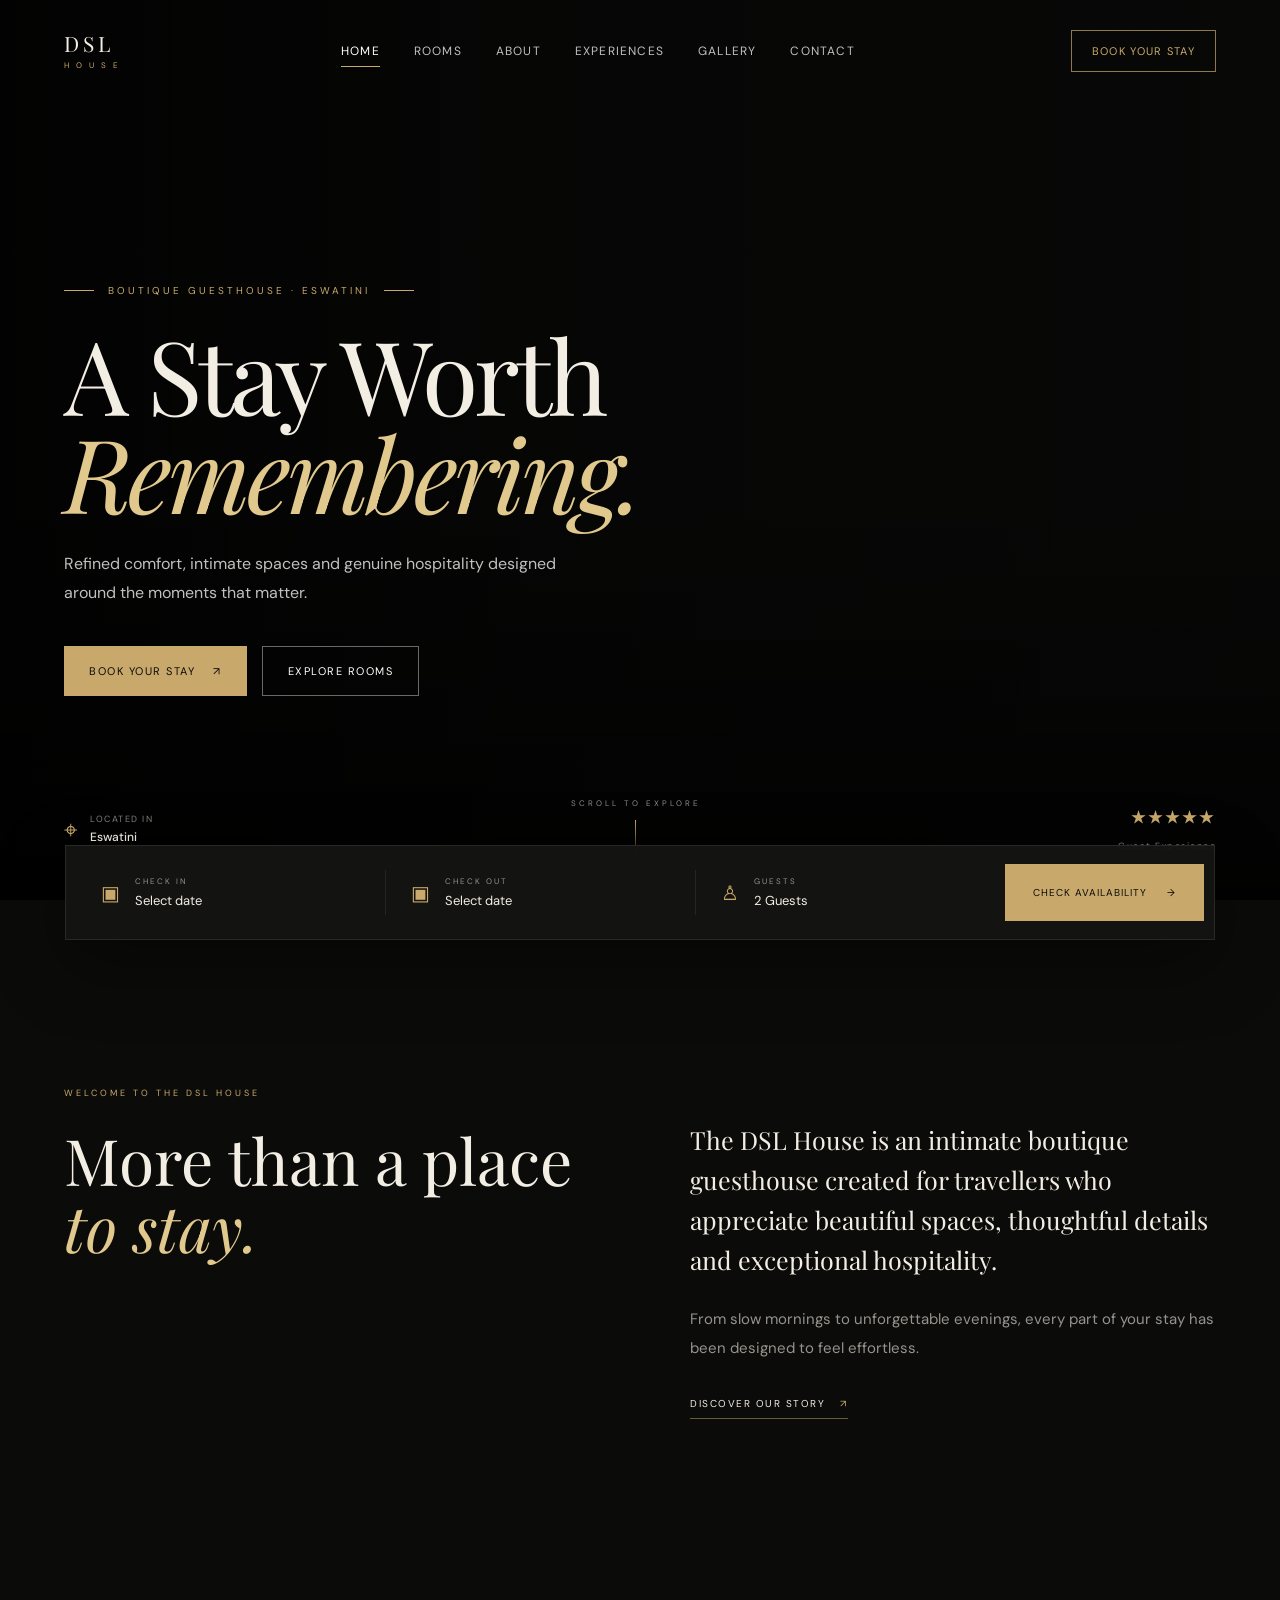
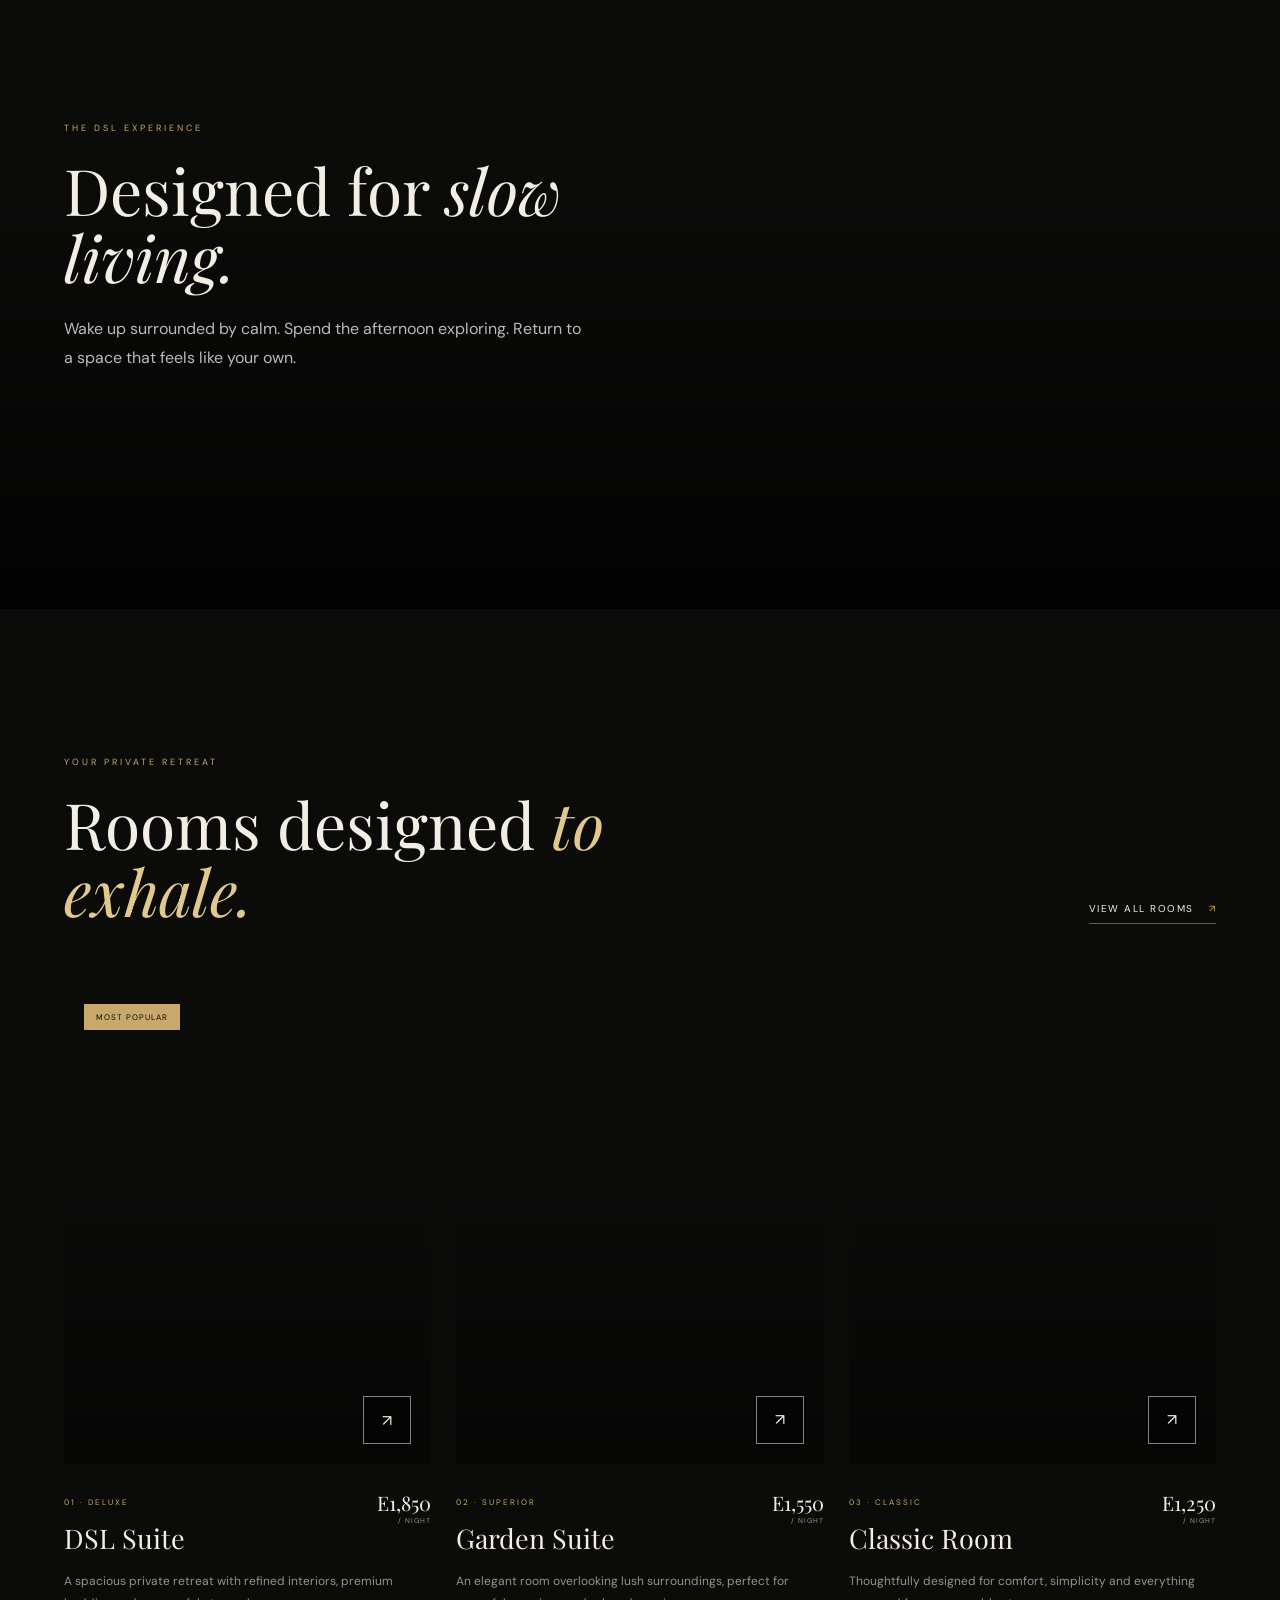
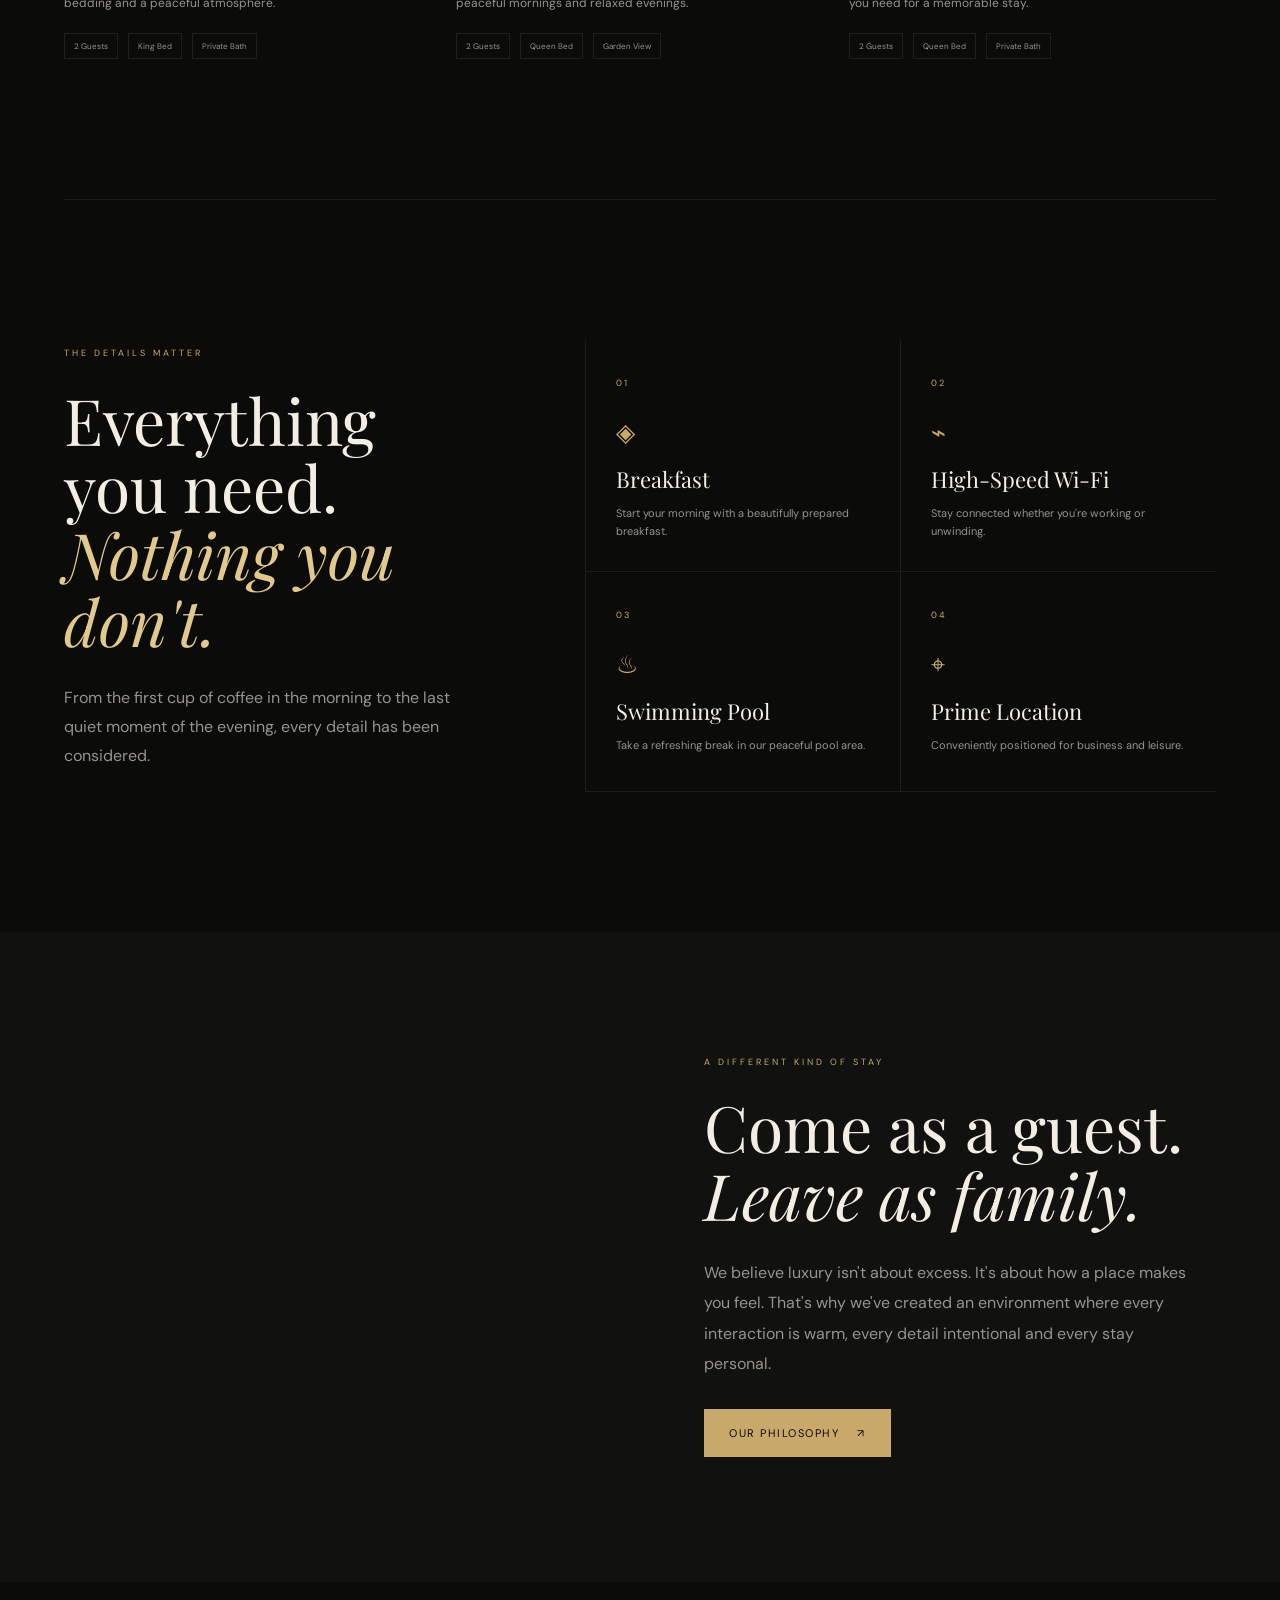
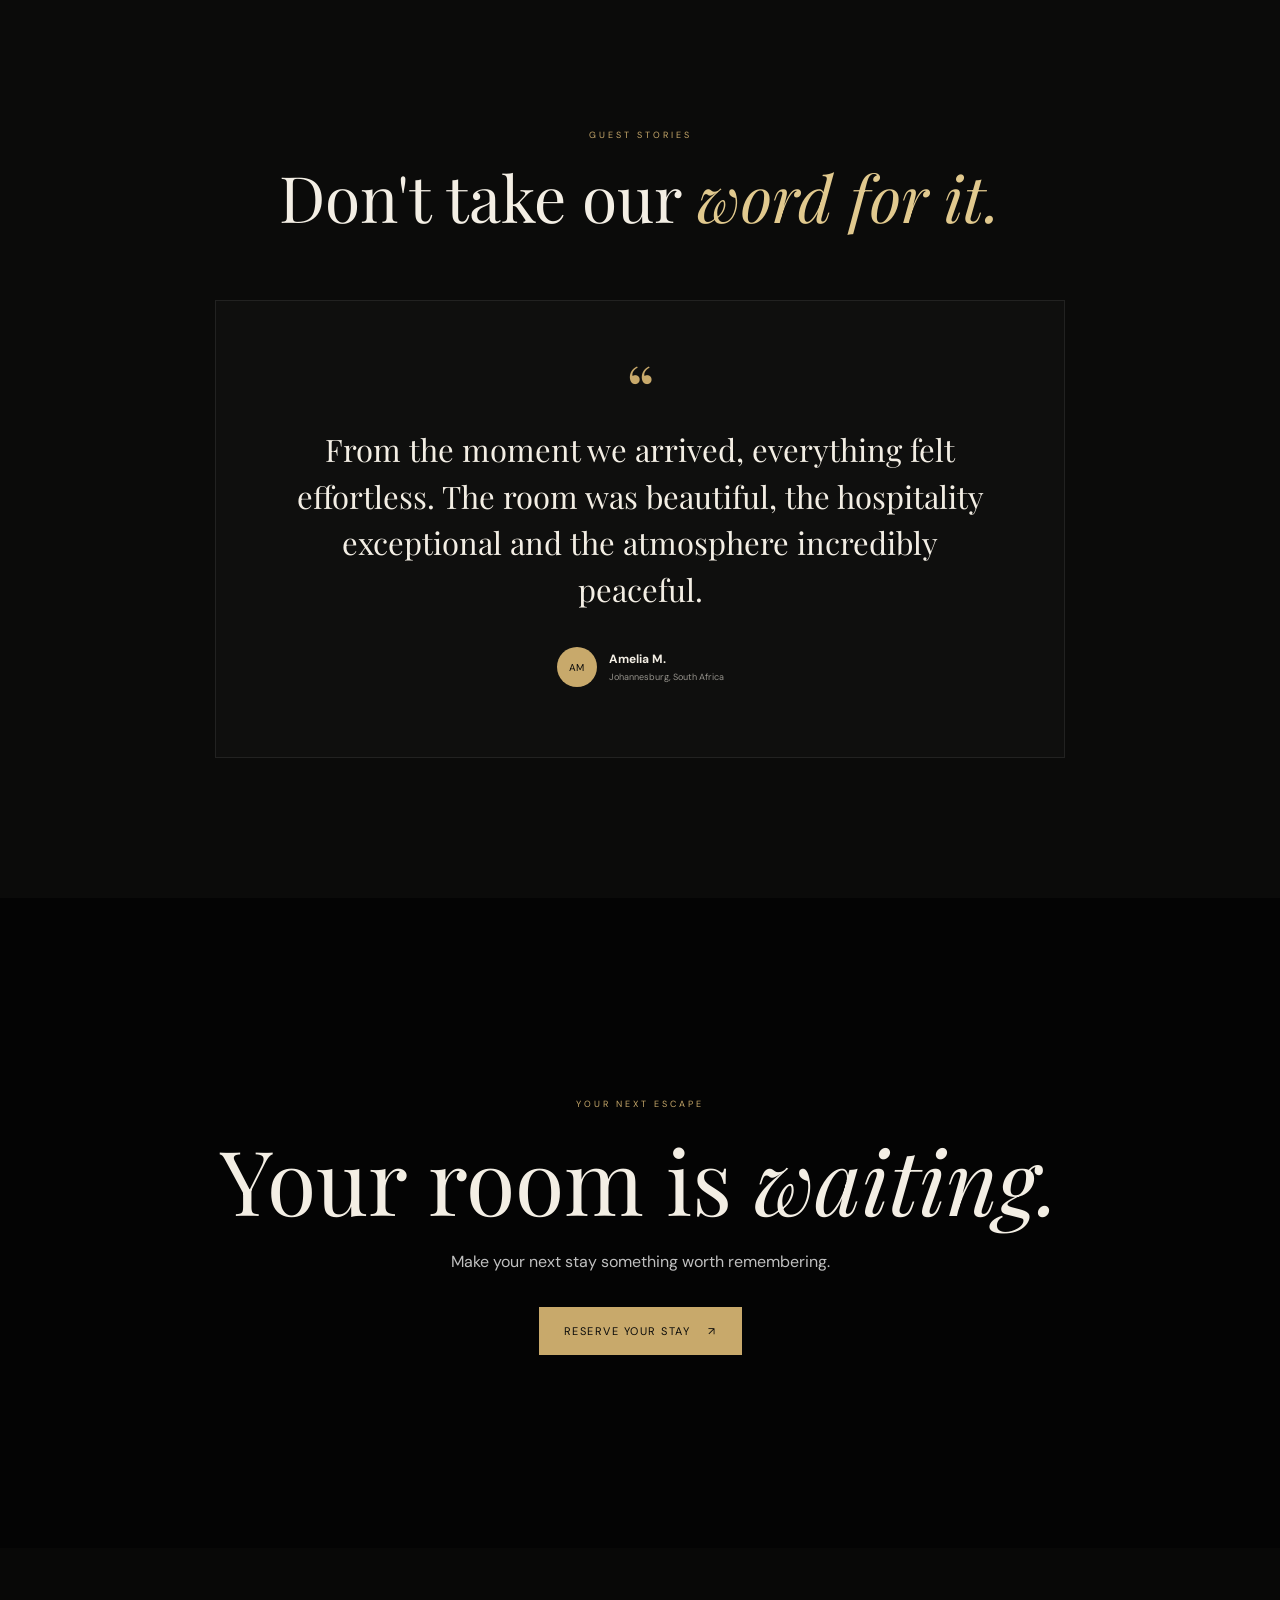
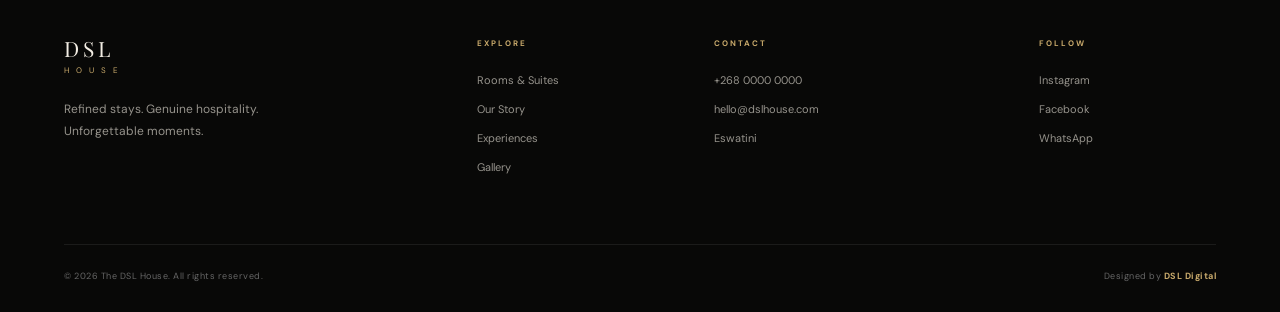
<file: luxury house demo/index.html>
<!DOCTYPE html>
<html lang="en">
<head>
    <meta charset="UTF-8">
    <meta name="viewport" content="width=device-width, initial-scale=1.0">

    <title>The DSL House | Boutique Guesthouse</title>

    <meta name="description"
          content="The Montclair House — an intimate luxury guesthouse offering refined comfort, beautiful spaces and unforgettable stays in Eswatini.">

    <link rel="preconnect" href="https://fonts.googleapis.com">
    <link rel="preconnect" href="https://fonts.gstatic.com" crossorigin>

    <link href="https://fonts.googleapis.com/css2?family=DM+Sans:wght@300;400;500;600;700&family=Playfair+Display:wght@400;500;600;700&display=swap" rel="stylesheet">

    <link rel="stylesheet" href="assets/css/style.css">
</head>

<body>

<!-- =========================
     NAVIGATION
========================= -->

<header class="navbar">

    <a href="index.html" class="logo">
        <span class="logo-main">DSL</span>
        <span class="logo-sub">HOUSE</span>
    </a>

    <nav class="nav-links">
        <a href="index.html" class="active">Home</a>
        <a href="rooms.html">Rooms</a>
        <a href="about.html">About</a>
        <a href="experiences.html">Experiences</a>
        <a href="gallery.html">Gallery</a>
        <a href="contact.html">Contact</a>
    </nav>

    <a href="booking.html" class="nav-button">
        Book Your Stay
    </a>

    <button class="menu-toggle" aria-label="Open menu">
        <span></span>
        <span></span>
        <span></span>
    </button>

</header>


<!-- =========================
     HERO
========================= -->

<main>

<section class="hero">

    <div class="hero-image"></div>

    <div class="hero-overlay"></div>

    <div class="hero-content">

        <div class="eyebrow">
            <span></span>
            BOUTIQUE GUESTHOUSE · ESWATINI
            <span></span>
        </div>

        <h1>
            A Stay Worth
            <em>Remembering.</em>
        </h1>

        <p>
            Refined comfort, intimate spaces and genuine hospitality
            designed around the moments that matter.
        </p>

        <div class="hero-buttons">

            <a href="booking.html" class="btn btn-gold">
                Book Your Stay
                <span>↗</span>
            </a>

            <a href="rooms.html" class="btn btn-outline">
                Explore Rooms
            </a>

        </div>

    </div>

    <div class="hero-bottom">

        <div class="hero-location">
            <span class="location-icon">⌖</span>
            <div>
                <small>LOCATED IN</small>
                <strong>Eswatini</strong>
            </div>
        </div>

        <div class="scroll-indicator">
            <span>SCROLL TO EXPLORE</span>
            <div class="scroll-line"></div>
        </div>

        <div class="hero-rating">
            <strong>★★★★★</strong>
            <span>Guest Experience</span>
        </div>

    </div>

</section>


<!-- =========================
     BOOKING BAR
========================= -->

<section class="booking-wrapper">

    <div class="booking-bar">

        <div class="booking-field">

            <span class="field-icon">▣</span>

            <div>
                <label>CHECK IN</label>
                <strong>Select date</strong>
            </div>

        </div>

        <div class="booking-divider"></div>

        <div class="booking-field">

            <span class="field-icon">▣</span>

            <div>
                <label>CHECK OUT</label>
                <strong>Select date</strong>
            </div>

        </div>

        <div class="booking-divider"></div>

        <div class="booking-field">

            <span class="field-icon">♙</span>

            <div>
                <label>GUESTS</label>
                <strong>2 Guests</strong>
            </div>

        </div>

        <a href="booking.html" class="availability-button">
            Check Availability
            <span>→</span>
        </a>

    </div>

</section>


<!-- =========================
     INTRO
========================= -->

<section class="intro section">

    <div class="intro-left">

        <span class="section-label">WELCOME TO THE DSL HOUSE</span>

        <h2>
            More than a place
            <span>to stay.</span>
        </h2>

    </div>

    <div class="intro-right">

        <p class="large-text">
            The DSL House is an intimate boutique guesthouse
            created for travellers who appreciate beautiful spaces,
            thoughtful details and exceptional hospitality.
        </p>

        <p>
            From slow mornings to unforgettable evenings, every part
            of your stay has been designed to feel effortless.
        </p>

        <a href="about.html" class="text-link">
            Discover Our Story
            <span>↗</span>
        </a>

    </div>

</section>


<!-- =========================
     FEATURE IMAGE
========================= -->

<section class="feature-image">

    <div class="feature-overlay"></div>

    <div class="feature-content">

        <span>THE DSL EXPERIENCE</span>

        <h2>
            Designed for
            <em>slow living.</em>
        </h2>

        <p>
            Wake up surrounded by calm. Spend the afternoon exploring.
            Return to a space that feels like your own.
        </p>

    </div>

</section>


<!-- =========================
     ROOMS
========================= -->

<section class="rooms section">

    <div class="section-heading">

        <div>
            <span class="section-label">YOUR PRIVATE RETREAT</span>

            <h2>
                Rooms designed
                <span>to exhale.</span>
            </h2>
        </div>

        <a href="rooms.html" class="text-link">
            View All Rooms
            <span>↗</span>
        </a>

    </div>


    <div class="rooms-grid">

        <!-- Room 1 -->

        <article class="room-card">

            <div class="room-image room-one">

                <div class="room-tag">
                    MOST POPULAR
                </div>

                <a href="room-details.html" class="room-arrow">
                    ↗
                </a>

            </div>

            <div class="room-info">

                <div>
                    <span>01 · DELUXE</span>
                    <h3>DSL Suite</h3>
                </div>

                <div class="room-price">
                    <strong>E1,850</strong>
                    <small>/ NIGHT</small>
                </div>

            </div>

            <p>
                A spacious private retreat with refined interiors,
                premium bedding and a peaceful atmosphere.
            </p>

            <div class="room-features">
                <span>2 Guests</span>
                <span>King Bed</span>
                <span>Private Bath</span>
            </div>

        </article>


        <!-- Room 2 -->

        <article class="room-card">

            <div class="room-image room-two">

                <a href="room-details.html" class="room-arrow">
                    ↗
                </a>

            </div>

            <div class="room-info">

                <div>
                    <span>02 · SUPERIOR</span>
                    <h3>Garden Suite</h3>
                </div>

                <div class="room-price">
                    <strong>E1,550</strong>
                    <small>/ NIGHT</small>
                </div>

            </div>

            <p>
                An elegant room overlooking lush surroundings,
                perfect for peaceful mornings and relaxed evenings.
            </p>

            <div class="room-features">
                <span>2 Guests</span>
                <span>Queen Bed</span>
                <span>Garden View</span>
            </div>

        </article>


        <!-- Room 3 -->

        <article class="room-card">

            <div class="room-image room-three">

                <a href="room-details.html" class="room-arrow">
                    ↗
                </a>

            </div>

            <div class="room-info">

                <div>
                    <span>03 · CLASSIC</span>
                    <h3>Classic Room</h3>
                </div>

                <div class="room-price">
                    <strong>E1,250</strong>
                    <small>/ NIGHT</small>
                </div>

            </div>

            <p>
                Thoughtfully designed for comfort, simplicity and
                everything you need for a memorable stay.
            </p>

            <div class="room-features">
                <span>2 Guests</span>
                <span>Queen Bed</span>
                <span>Private Bath</span>
            </div>

        </article>

    </div>

</section>


<!-- =========================
     AMENITIES
========================= -->

<section class="amenities section">

    <div class="amenities-intro">

        <span class="section-label">THE DETAILS MATTER</span>

        <h2>
            Everything you need.
            <span>Nothing you don't.</span>
        </h2>

        <p>
            From the first cup of coffee in the morning to the last
            quiet moment of the evening, every detail has been considered.
        </p>

    </div>


    <div class="amenities-grid">

        <div class="amenity">
            <span class="amenity-number">01</span>
            <div class="amenity-icon">◈</div>
            <h3>Breakfast</h3>
            <p>Start your morning with a beautifully prepared breakfast.</p>
        </div>

        <div class="amenity">
            <span class="amenity-number">02</span>
            <div class="amenity-icon">⌁</div>
            <h3>High-Speed Wi-Fi</h3>
            <p>Stay connected whether you're working or unwinding.</p>
        </div>

        <div class="amenity">
            <span class="amenity-number">03</span>
            <div class="amenity-icon">♨</div>
            <h3>Swimming Pool</h3>
            <p>Take a refreshing break in our peaceful pool area.</p>
        </div>

        <div class="amenity">
            <span class="amenity-number">04</span>
            <div class="amenity-icon">⌖</div>
            <h3>Prime Location</h3>
            <p>Conveniently positioned for business and leisure.</p>
        </div>

    </div>

</section>


<!-- =========================
     EXPERIENCE
========================= -->

<section class="experience">

    <div class="experience-image"></div>

    <div class="experience-content">

        <span class="section-label">A DIFFERENT KIND OF STAY</span>

        <h2>
            Come as a guest.
            <em>Leave as family.</em>
        </h2>

        <p>
            We believe luxury isn't about excess. It's about how a place
            makes you feel. That's why we've created an environment where
            every interaction is warm, every detail intentional and every
            stay personal.
        </p>

        <a href="about.html" class="btn btn-gold">
            Our Philosophy
            <span>↗</span>
        </a>

    </div>

</section>


<!-- =========================
     TESTIMONIALS
========================= -->

<section class="testimonials section">

    <div class="testimonial-heading">

        <span class="section-label">GUEST STORIES</span>

        <h2>
            Don't take our
            <span>word for it.</span>
        </h2>

    </div>


    <div class="testimonial-card">

        <div class="quote-mark">“</div>

        <blockquote>
            From the moment we arrived, everything felt effortless.
            The room was beautiful, the hospitality exceptional and
            the atmosphere incredibly peaceful.
        </blockquote>

        <div class="guest">

            <div class="guest-avatar">
                AM
            </div>

            <div>
                <strong>Amelia M.</strong>
                <span>Johannesburg, South Africa</span>
            </div>

        </div>

    </div>

</section>


<!-- =========================
     CTA
========================= -->

<section class="final-cta">

    <div class="cta-overlay"></div>

    <div class="cta-content">

        <span class="section-label">YOUR NEXT ESCAPE</span>

        <h2>
            Your room is
            <em>waiting.</em>
        </h2>

        <p>
            Make your next stay something worth remembering.
        </p>

        <a href="booking.html" class="btn btn-gold">
            Reserve Your Stay
            <span>↗</span>
        </a>

    </div>

</section>

</main>


<!-- =========================
     FOOTER
========================= -->

<footer class="footer">

    <div class="footer-top">

        <div class="footer-brand">

            <a href="index.html" class="logo">
                <span class="logo-main">DSL</span>
                <span class="logo-sub">HOUSE</span>
            </a>

            <p>
                Refined stays. Genuine hospitality.
                Unforgettable moments.
            </p>

        </div>


        <div class="footer-column">

            <h4>EXPLORE</h4>

            <a href="rooms.html">Rooms & Suites</a>
            <a href="about.html">Our Story</a>
            <a href="experiences.html">Experiences</a>
            <a href="gallery.html">Gallery</a>

        </div>


        <div class="footer-column">

            <h4>CONTACT</h4>

            <a href="tel:+26800000000">+268 0000 0000</a>
            <a href="mailto:hello@montclairhouse.com">
                hello@dslhouse.com
            </a>

            <span>Eswatini</span>

        </div>


        <div class="footer-column">

            <h4>FOLLOW</h4>

            <a href="#">Instagram</a>
            <a href="#">Facebook</a>
            <a href="#">WhatsApp</a>

        </div>

    </div>


    <div class="footer-bottom">

        <span>
            © 2026 The DSL House. All rights reserved.
        </span>

        <span>
            Designed by <strong>DSL Digital</strong>
        </span>

    </div>

</footer>


<script src="assets/js/main.js"></script>

</body>
</html>
</file>
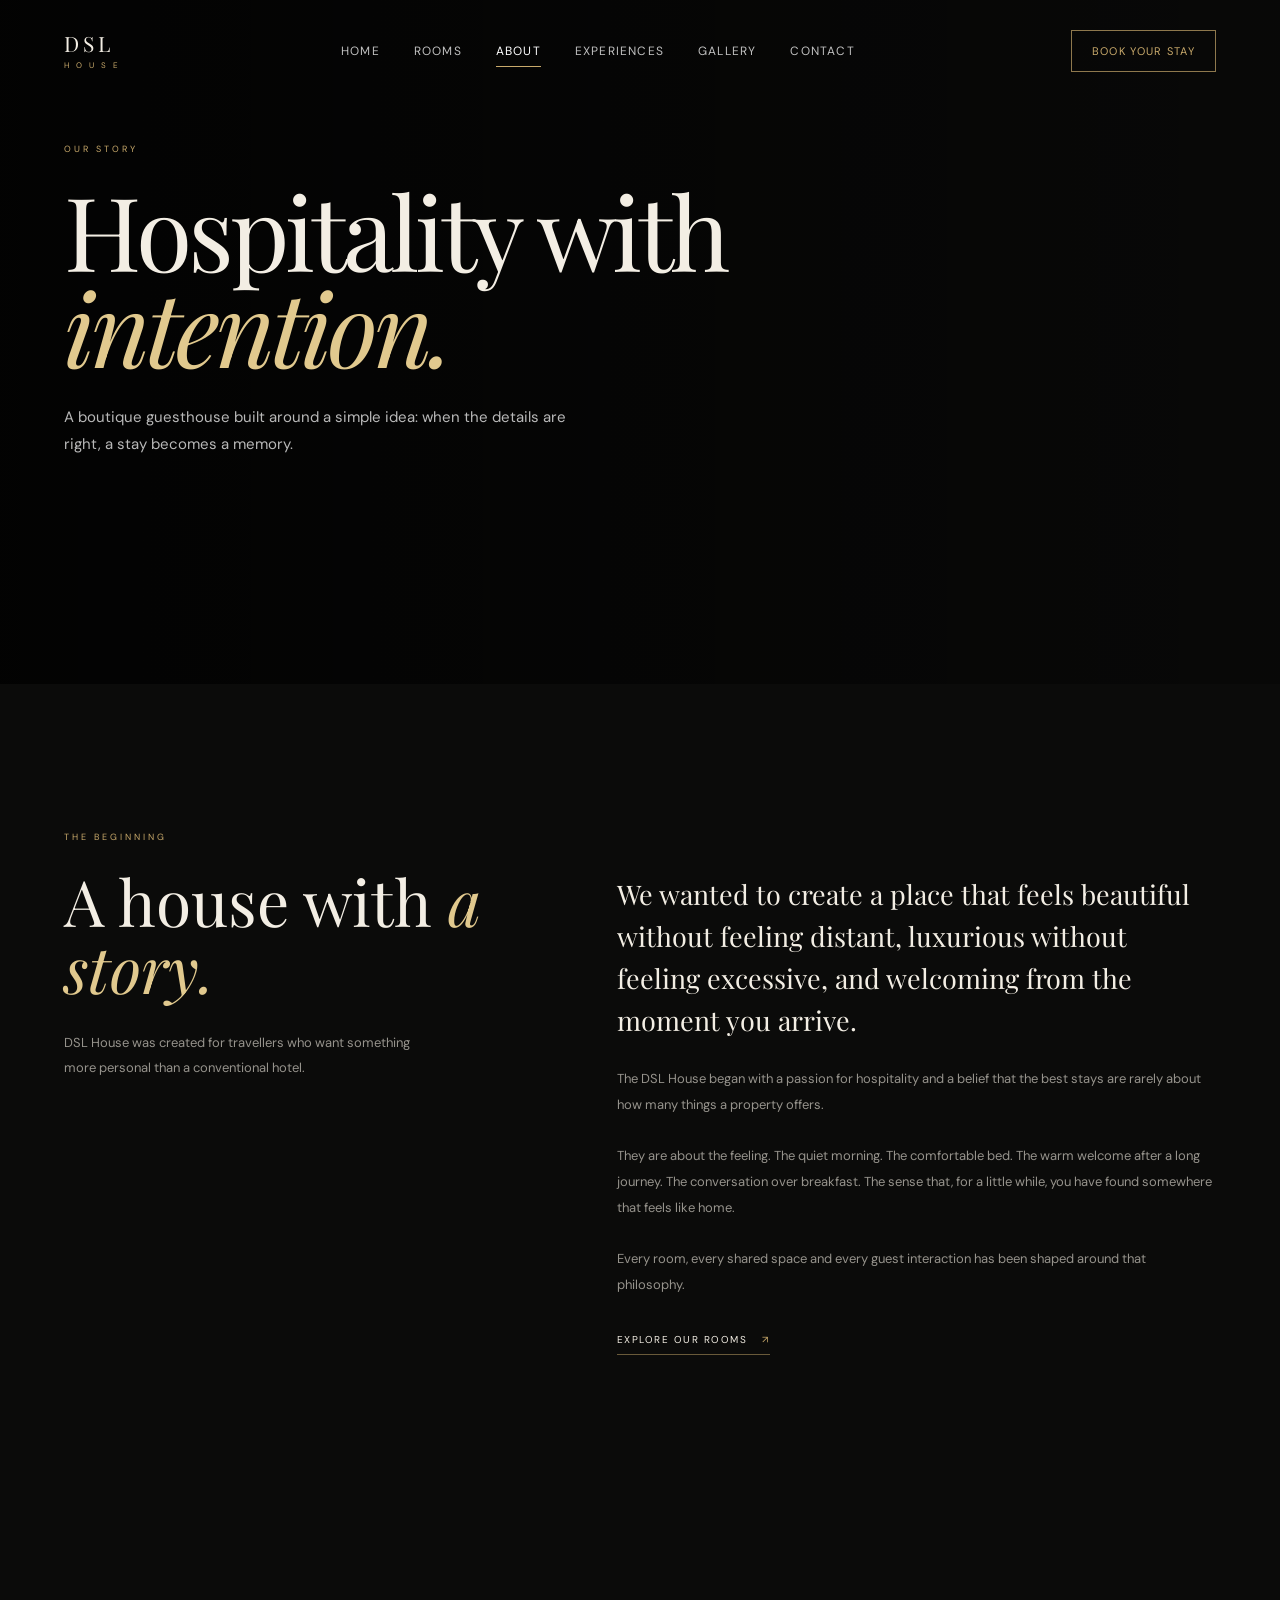
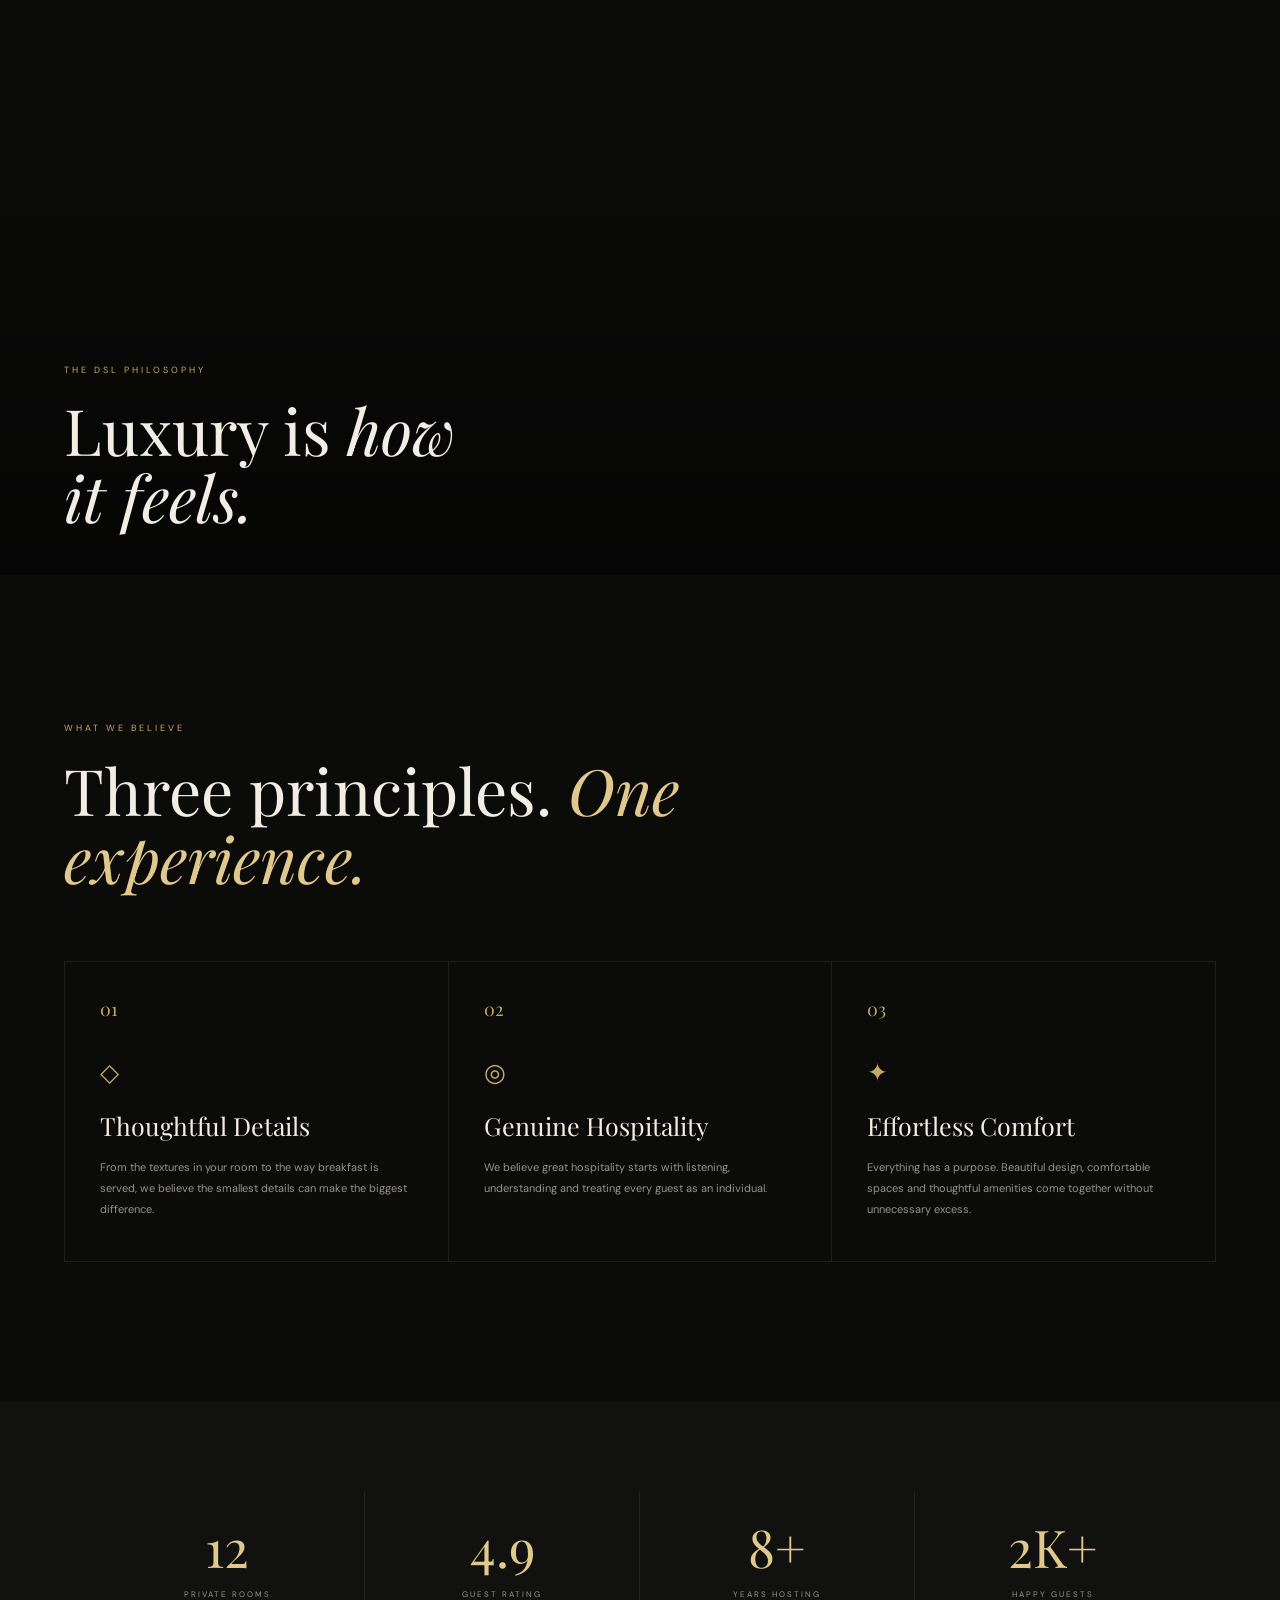
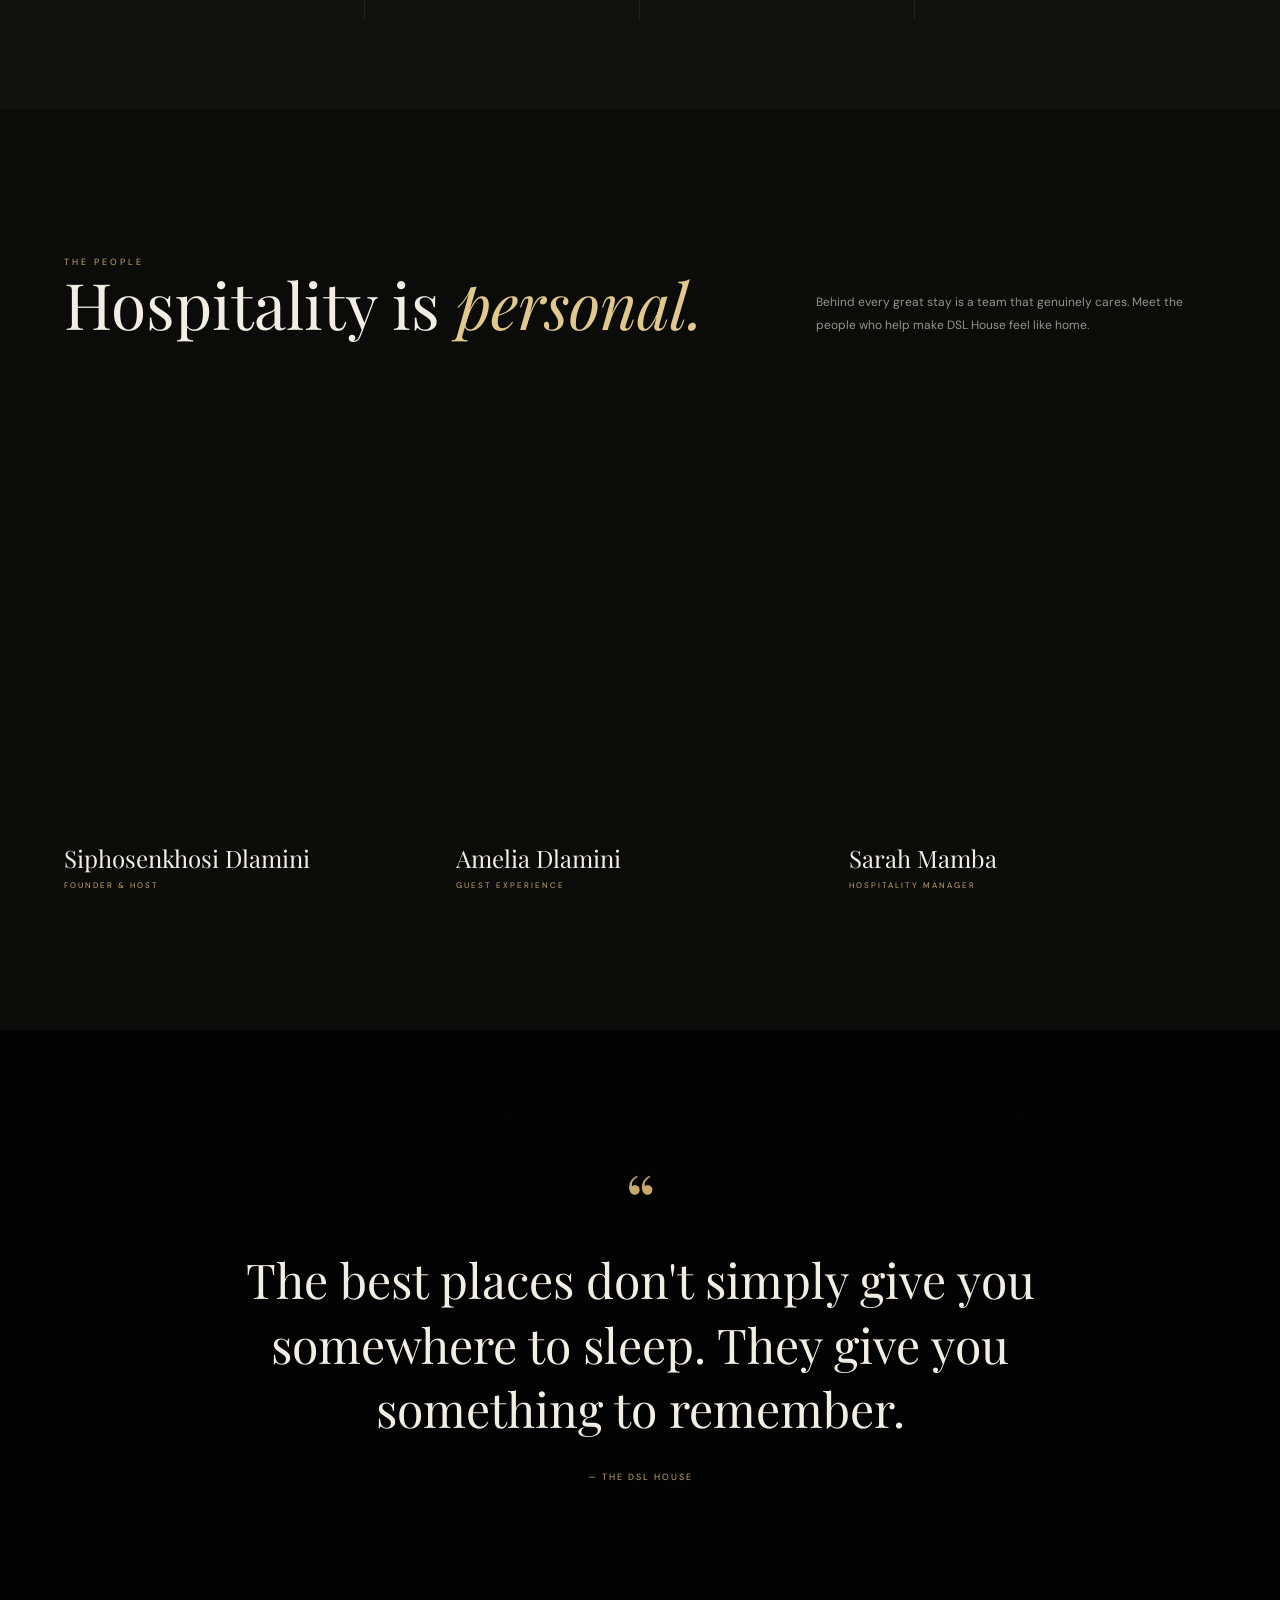
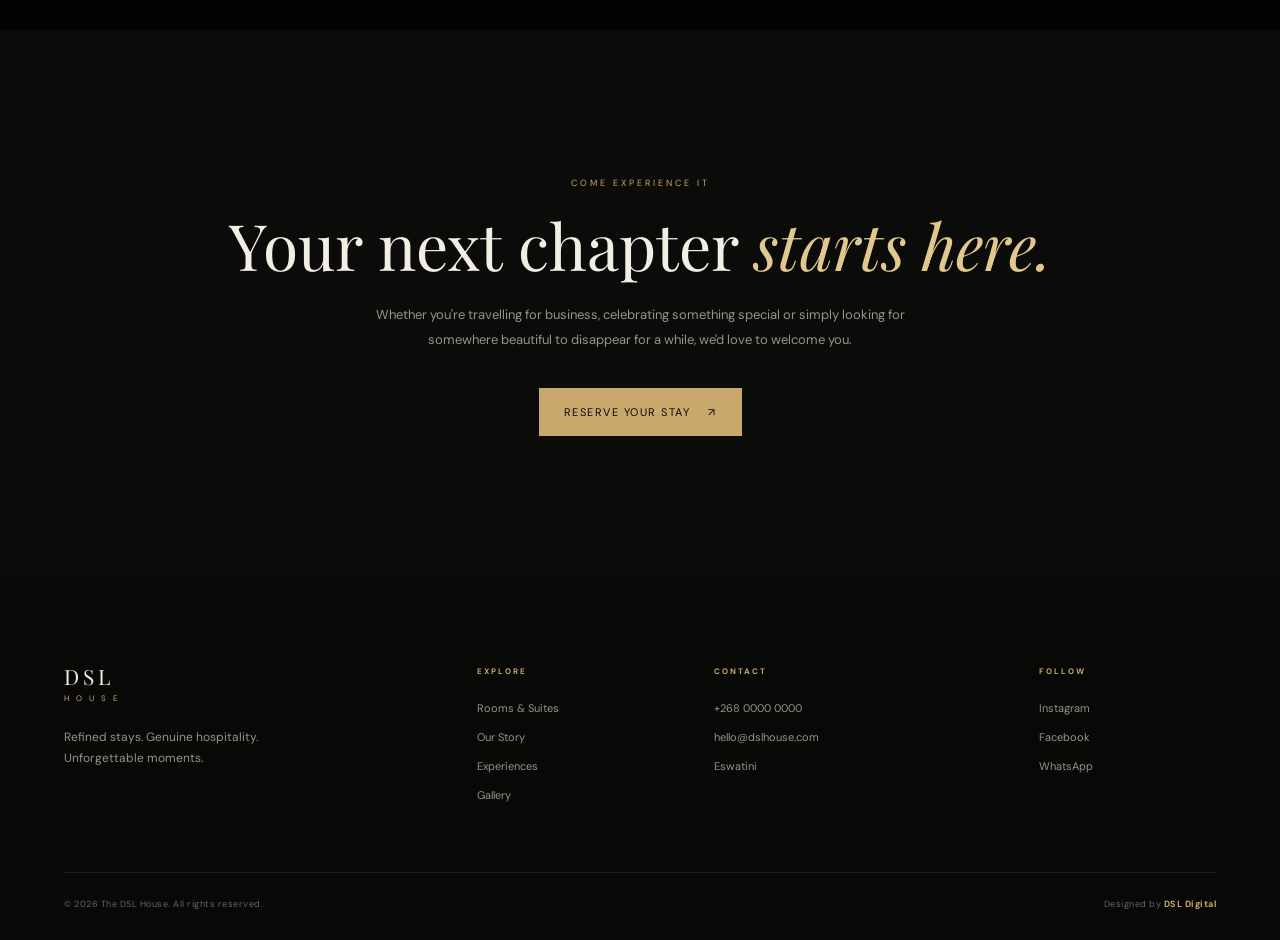
<file: luxury house demo/about.html>
<!DOCTYPE html>
<html lang="en">

<head>

    <meta charset="UTF-8">

    <meta
        name="viewport"
        content="width=device-width, initial-scale=1.0"
    >

    <title>Our Story | The DSL House</title>

    <meta
        name="description"
        content="Discover the story, philosophy and hospitality behind The Montclair House."
    >

    <link rel="preconnect" href="https://fonts.googleapis.com">

    <link
        rel="preconnect"
        href="https://fonts.gstatic.com"
        crossorigin
    >

    <link
        href="https://fonts.googleapis.com/css2?family=DM+Sans:wght@300;400;500;600;700&family=Playfair+Display:wght@400;500;600;700&display=swap"
        rel="stylesheet"
    >

    <link
        rel="stylesheet"
        href="assets/css/style.css"
    >

    <style>

        /* =====================================================
           ABOUT HERO
        ===================================================== */

        .about-hero {

            position: relative;

            min-height: 76vh;

            display: flex;
            align-items: flex-end;

            padding: 0 5% 90px;

            background:
                linear-gradient(
                    90deg,
                    rgba(0,0,0,.78),
                    rgba(0,0,0,.28)
                ),
                url("https://images.unsplash.com/photo-1600607687939-ce8a6c25118c?auto=format&fit=crop&w=2200&q=90")
                center / cover no-repeat;

        }


        .about-hero-content {

            width: min(1240px, 100%);

            margin: auto;

        }


        .about-hero h1 {

            max-width: 850px;

            margin-top: 25px;

            font-family: var(--serif);

            font-size: clamp(55px, 8vw, 105px);

            font-weight: 400;

            line-height: .94;

            letter-spacing: -4px;

        }


        .about-hero h1 em {

            color: var(--gold-light);

            font-style: italic;

        }


        .about-hero p {

            max-width: 520px;

            margin-top: 30px;

            color: rgba(255,255,255,.72);

            font-size: 15px;

            line-height: 1.8;

        }


        /* =====================================================
           STORY
        ===================================================== */

        .story-section {

            width: min(1240px, 90%);

            margin: auto;

            padding: 140px 0;

            display: grid;

            grid-template-columns: .85fr 1.15fr;

            gap: 110px;

        }


        .story-intro h2 {

            margin-top: 22px;

        }


        .story-intro p {

            max-width: 370px;

            margin-top: 30px;

            color: var(--muted);

            font-size: 13px;

            line-height: 1.9;

        }


        .story-content {

            padding-top: 25px;

        }


        .story-content .lead {

            font-family: var(--serif);

            font-size: 27px;

            line-height: 1.55;

            color: var(--cream);

        }


        .story-content p {

            margin-top: 25px;

            color: var(--muted);

            font-size: 13px;

            line-height: 2;

        }


        .story-link {

            display: inline-flex;

            align-items: center;

            gap: 15px;

            margin-top: 35px;

            padding-bottom: 8px;

            border-bottom: 1px solid rgba(200,169,107,.5);

            color: var(--cream);

            font-size: 10px;

            letter-spacing: 1.5px;

            text-transform: uppercase;

        }


        .story-link span {

            color: var(--gold);

        }


        /* =====================================================
           FULL IMAGE
        ===================================================== */

        .about-image {

            position: relative;

            min-height: 680px;

            background:
                linear-gradient(
                    0deg,
                    rgba(0,0,0,.55),
                    transparent 60%
                ),
                url("https://images.unsplash.com/photo-1600566753190-17f0baa2a6c3?auto=format&fit=crop&w=2200&q=90")
                center / cover no-repeat;

        }


        .about-image-caption {

            position: absolute;

            left: 5%;

            bottom: 45px;

            max-width: 400px;

        }


        .about-image-caption span {

            color: var(--gold);

            font-size: 9px;

            letter-spacing: 3px;

        }


        .about-image-caption h2 {

            margin-top: 18px;

            font-size: clamp(38px, 5vw, 65px);

        }


        /* =====================================================
           PHILOSOPHY
        ===================================================== */

        .philosophy {

            width: min(1240px, 90%);

            margin: auto;

            padding: 140px 0;

        }


        .philosophy-heading {

            max-width: 700px;

        }


        .philosophy-heading h2 {

            margin-top: 20px;

        }


        .philosophy-grid {

            display: grid;

            grid-template-columns: repeat(3, 1fr);

            margin-top: 70px;

            border-top: 1px solid rgba(255,255,255,.08);

            border-left: 1px solid rgba(255,255,255,.08);

        }


        .philosophy-card {

            min-height: 300px;

            padding: 35px;

            border-right: 1px solid rgba(255,255,255,.08);

            border-bottom: 1px solid rgba(255,255,255,.08);

        }


        .philosophy-number {

            color: var(--gold);

            font-family: var(--serif);

            font-size: 18px;

        }


        .philosophy-icon {

            margin-top: 35px;

            color: var(--gold);

            font-size: 25px;

        }


        .philosophy-card h3 {

            margin-top: 20px;

            font-family: var(--serif);

            font-size: 25px;

            font-weight: 400;

        }


        .philosophy-card p {

            margin-top: 15px;

            color: var(--muted);

            font-size: 11px;

            line-height: 1.9;

        }


        /* =====================================================
           NUMBERS
        ===================================================== */

        .numbers {

            padding: 90px 5%;

            background: #11110f;

        }


        .numbers-grid {

            width: min(1100px, 100%);

            margin: auto;

            display: grid;

            grid-template-columns: repeat(4, 1fr);

        }


        .number-item {

            text-align: center;

            padding: 20px;

            border-right: 1px solid rgba(255,255,255,.08);

        }


        .number-item:last-child {

            border-right: none;

        }


        .number-item strong {

            display: block;

            color: var(--gold-light);

            font-family: var(--serif);

            font-size: 52px;

            font-weight: 400;

        }


        .number-item span {

            display: block;

            margin-top: 8px;

            color: var(--muted);

            font-size: 8px;

            letter-spacing: 2px;

            text-transform: uppercase;

        }


        /* =====================================================
           PEOPLE
        ===================================================== */

        .people {

            width: min(1240px, 90%);

            margin: auto;

            padding: 140px 0;

        }


        .people-heading {

            display: flex;

            justify-content: space-between;

            align-items: flex-end;

            gap: 50px;

        }


        .people-heading p {

            max-width: 400px;

            color: var(--muted);

            font-size: 12px;

            line-height: 1.9;

        }


        .people-grid {

            display: grid;

            grid-template-columns: repeat(3, 1fr);

            gap: 25px;

            margin-top: 65px;

        }


        .person-image {

            height: 420px;

            background-size: cover;

            background-position: center;

        }


        .person-one {

            background-image:
                url("https://images.unsplash.com/photo-1560250097-0b93528c311a?auto=format&fit=crop&w=1000&q=85");

        }


        .person-two {

            background-image:
                url("https://images.unsplash.com/photo-1551836022-d5d88e9218df?auto=format&fit=crop&w=1000&q=85");

        }


        .person-three {

            background-image:
                url("https://images.unsplash.com/photo-1573496359142-b8d87734a5a2?auto=format&fit=crop&w=1000&q=85");

        }


        .person-info {

            padding-top: 20px;

        }


        .person-info h3 {

            font-family: var(--serif);

            font-size: 24px;

            font-weight: 400;

        }


        .person-info span {

            display: block;

            margin-top: 6px;

            color: var(--gold);

            font-size: 8px;

            letter-spacing: 2px;

            text-transform: uppercase;

        }


        /* =====================================================
           QUOTE
        ===================================================== */

        .about-quote {

            position: relative;

            min-height: 600px;

            display: grid;

            place-items: center;

            padding: 60px 5%;

            text-align: center;

            background:
                linear-gradient(
                    rgba(0,0,0,.7),
                    rgba(0,0,0,.7)
                ),
                url("https://images.unsplash.com/photo-1549294413-26f195200c16?auto=format&fit=crop&w=2200&q=90")
                center / cover no-repeat;

        }


        .quote-content {

            max-width: 850px;

        }


        .quote-mark {

            color: var(--gold);

            font-family: var(--serif);

            font-size: 75px;

            line-height: .6;

        }


        .quote-content blockquote {

            margin-top: 25px;

            font-family: var(--serif);

            font-size: clamp(28px, 4vw, 48px);

            line-height: 1.35;

        }


        .quote-content cite {

            display: block;

            margin-top: 30px;

            color: var(--gold);

            font-size: 9px;

            letter-spacing: 2px;

            font-style: normal;

            text-transform: uppercase;

        }


        /* =====================================================
           CTA
        ===================================================== */

        .about-cta {

            width: min(900px, 90%);

            margin: auto;

            padding: 140px 0;

            text-align: center;

        }


        .about-cta h2 {

            margin-top: 20px;

        }


        .about-cta p {

            max-width: 550px;

            margin: 25px auto 35px;

            color: var(--muted);

            font-size: 13px;

            line-height: 1.9;

        }


        /* =====================================================
           RESPONSIVE
        ===================================================== */

        @media(max-width: 900px) {

            .story-section {

                grid-template-columns: 1fr;

                gap: 50px;

            }


            .philosophy-grid {

                grid-template-columns: 1fr;

            }


            .people-grid {

                grid-template-columns: 1fr 1fr;

            }


            .numbers-grid {

                grid-template-columns: 1fr 1fr;

            }


            .number-item:nth-child(2) {

                border-right: none;

            }

        }


        @media(max-width: 600px) {

            .about-hero {

                min-height: 650px;

                padding-bottom: 60px;

            }


            .about-hero h1 {

                font-size: 57px;

                letter-spacing: -2px;

            }


            .story-section,
            .philosophy,
            .people {

                padding: 90px 0;

            }


            .about-image {

                min-height: 500px;

            }


            .people-heading {

                flex-direction: column;

                align-items: flex-start;

            }


            .people-grid {

                grid-template-columns: 1fr;

            }


            .person-image {

                height: 430px;

            }


            .numbers-grid {

                grid-template-columns: 1fr 1fr;

            }


            .number-item {

                border-bottom: 1px solid rgba(255,255,255,.08);

            }


            .number-item strong {

                font-size: 40px;

            }


            .about-quote {

                min-height: 500px;

            }

        }

    </style>

</head>


<body>


<!-- =====================================================
     NAVIGATION
===================================================== -->

<header class="navbar">

    <a href="index.html" class="logo">

        <span class="logo-main">
            DSL
        </span>

        <span class="logo-sub">
            HOUSE
        </span>

    </a>


    <nav class="nav-links">

        <a href="index.html">
            Home
        </a>

        <a href="rooms.html">
            Rooms
        </a>

        <a href="about.html" class="active">
            About
        </a>

        <a href="experiences.html">
            Experiences
        </a>

        <a href="gallery.html">
            Gallery
        </a>

        <a href="contact.html">
            Contact
        </a>

    </nav>


    <a
        href="booking.html"
        class="nav-button"
    >
        Book Your Stay
    </a>


    <button
        class="menu-toggle"
        aria-label="Open menu"
    >

        <span></span>
        <span></span>
        <span></span>

    </button>

</header>


<!-- =====================================================
     HERO
===================================================== -->

<section class="about-hero">

    <div class="about-hero-content">

        <span class="section-label">
            OUR STORY
        </span>

        <h1>

            Hospitality with
            <em>intention.</em>

        </h1>

        <p>

            A boutique guesthouse built around a simple idea:
            when the details are right, a stay becomes a memory.

        </p>

    </div>

</section>


<!-- =====================================================
     STORY
===================================================== -->

<section class="story-section">


    <div class="story-intro">

        <span class="section-label">
            THE BEGINNING
        </span>

        <h2>

            A house with
            <span>a story.</span>

        </h2>

        <p>

            DSL House was created for travellers who want
            something more personal than a conventional hotel.

        </p>

    </div>


    <div class="story-content">

        <p class="lead">

            We wanted to create a place that feels beautiful without
            feeling distant, luxurious without feeling excessive,
            and welcoming from the moment you arrive.

        </p>


        <p>

            The DSL House began with a passion for hospitality
            and a belief that the best stays are rarely about how
            many things a property offers.

        </p>


        <p>

            They are about the feeling.

            The quiet morning.

            The comfortable bed.

            The warm welcome after a long journey.

            The conversation over breakfast.

            The sense that, for a little while, you have found
            somewhere that feels like home.

        </p>


        <p>

            Every room, every shared space and every guest interaction
            has been shaped around that philosophy.

        </p>


        <a
            href="rooms.html"
            class="story-link"
        >

            Explore Our Rooms

            <span>
                ↗
            </span>

        </a>

    </div>

</section>


<!-- =====================================================
     IMAGE
===================================================== -->

<section class="about-image">

    <div class="about-image-caption">

        <span>
            THE DSL PHILOSOPHY
        </span>

        <h2>

            Luxury is
            <em>how it feels.</em>

        </h2>

    </div>

</section>


<!-- =====================================================
     PHILOSOPHY
===================================================== -->

<section class="philosophy">

    <div class="philosophy-heading">

        <span class="section-label">
            WHAT WE BELIEVE
        </span>

        <h2>

            Three principles.
            <span>One experience.</span>

        </h2>

    </div>


    <div class="philosophy-grid">


        <article class="philosophy-card">

            <span class="philosophy-number">
                01
            </span>

            <div class="philosophy-icon">
                ◇
            </div>

            <h3>
                Thoughtful
                Details
            </h3>

            <p>

                From the textures in your room to the way breakfast
                is served, we believe the smallest details can make
                the biggest difference.

            </p>

        </article>


        <article class="philosophy-card">

            <span class="philosophy-number">
                02
            </span>

            <div class="philosophy-icon">
                ◎
            </div>

            <h3>
                Genuine
                Hospitality
            </h3>

            <p>

                We believe great hospitality starts with listening,
                understanding and treating every guest as an individual.

            </p>

        </article>


        <article class="philosophy-card">

            <span class="philosophy-number">
                03
            </span>

            <div class="philosophy-icon">
                ✦
            </div>

            <h3>
                Effortless
                Comfort
            </h3>

            <p>

                Everything has a purpose. Beautiful design,
                comfortable spaces and thoughtful amenities come
                together without unnecessary excess.

            </p>

        </article>


    </div>

</section>


<!-- =====================================================
     NUMBERS
===================================================== -->

<section class="numbers">

    <div class="numbers-grid">


        <div class="number-item">

            <strong>
                12
            </strong>

            <span>
                Private Rooms
            </span>

        </div>


        <div class="number-item">

            <strong>
                4.9
            </strong>

            <span>
                Guest Rating
            </span>

        </div>


        <div class="number-item">

            <strong>
                8+
            </strong>

            <span>
                Years Hosting
            </span>

        </div>


        <div class="number-item">

            <strong>
                2K+
            </strong>

            <span>
                Happy Guests
            </span>

        </div>


    </div>

</section>


<!-- =====================================================
     TEAM
===================================================== -->

<section class="people">


    <div class="people-heading">

        <div>

            <span class="section-label">
                THE PEOPLE
            </span>

            <h2>

                Hospitality is
                <span>personal.</span>

            </h2>

        </div>


        <p>

            Behind every great stay is a team that genuinely cares.
            Meet the people who help make DSL House feel like home.

        </p>

    </div>


    <div class="people-grid">


        <article class="person">

            <div class="person-image person-one"></div>

            <div class="person-info">

                <h3>
                    Siphosenkhosi Dlamini
                </h3>

                <span>
                    Founder & Host
                </span>

            </div>

        </article>


        <article class="person">

            <div class="person-image person-two"></div>

            <div class="person-info">

                <h3>
                    Amelia Dlamini
                </h3>

                <span>
                    Guest Experience
                </span>

            </div>

        </article>


        <article class="person">

            <div class="person-image person-three"></div>

            <div class="person-info">

                <h3>
                    Sarah Mamba
                </h3>

                <span>
                    Hospitality Manager
                </span>

            </div>

        </article>


    </div>

</section>


<!-- =====================================================
     QUOTE
===================================================== -->

<section class="about-quote">

    <div class="quote-content">

        <div class="quote-mark">
            “
        </div>

        <blockquote>

            The best places don't simply give you
            somewhere to sleep. They give you
            something to remember.

        </blockquote>

        <cite>
            — The DSL House
        </cite>

    </div>

</section>


<!-- =====================================================
     CTA
===================================================== -->

<section class="about-cta">

    <span class="section-label">
        COME EXPERIENCE IT
    </span>

    <h2>

        Your next chapter
        <span>starts here.</span>

    </h2>

    <p>

        Whether you're travelling for business, celebrating
        something special or simply looking for somewhere
        beautiful to disappear for a while, we'd love to welcome you.

    </p>


    <a
        href="booking.html"
        class="btn btn-gold"
    >

        Reserve Your Stay

        <span>
            ↗
        </span>

    </a>

</section>


<!-- =====================================================
     FOOTER
===================================================== -->

<footer class="footer">

    <div class="footer-top">


        <div class="footer-brand">

            <a
                href="index.html"
                class="logo"
            >

                <span class="logo-main">
                    DSL
                </span>

                <span class="logo-sub">
                    HOUSE
                </span>

            </a>


            <p>

                Refined stays.
                Genuine hospitality.
                Unforgettable moments.

            </p>

        </div>


        <div class="footer-column">

            <h4>
                EXPLORE
            </h4>

            <a href="rooms.html">
                Rooms & Suites
            </a>

            <a href="about.html">
                Our Story
            </a>

            <a href="experiences.html">
                Experiences
            </a>

            <a href="gallery.html">
                Gallery
            </a>

        </div>


        <div class="footer-column">

            <h4>
                CONTACT
            </h4>

            <a href="tel:+26800000000">
                +268 0000 0000
            </a>

            <a href="mailto:hello@dslhouse.com">
                hello@dslhouse.com
            </a>

            <span>
                Eswatini
            </span>

        </div>


        <div class="footer-column">

            <h4>
                FOLLOW
            </h4>

            <a href="#">
                Instagram
            </a>

            <a href="#">
                Facebook
            </a>

            <a href="#">
                WhatsApp
            </a>

        </div>


    </div>


    <div class="footer-bottom">

        <span>
            © 2026 The DSL House.
            All rights reserved.
        </span>

        <span>
            Designed by
            <strong>
                DSL Digital
            </strong>
        </span>

    </div>

</footer>


<script src="assets/js/main.js"></script>

</body>

</html>
</file>
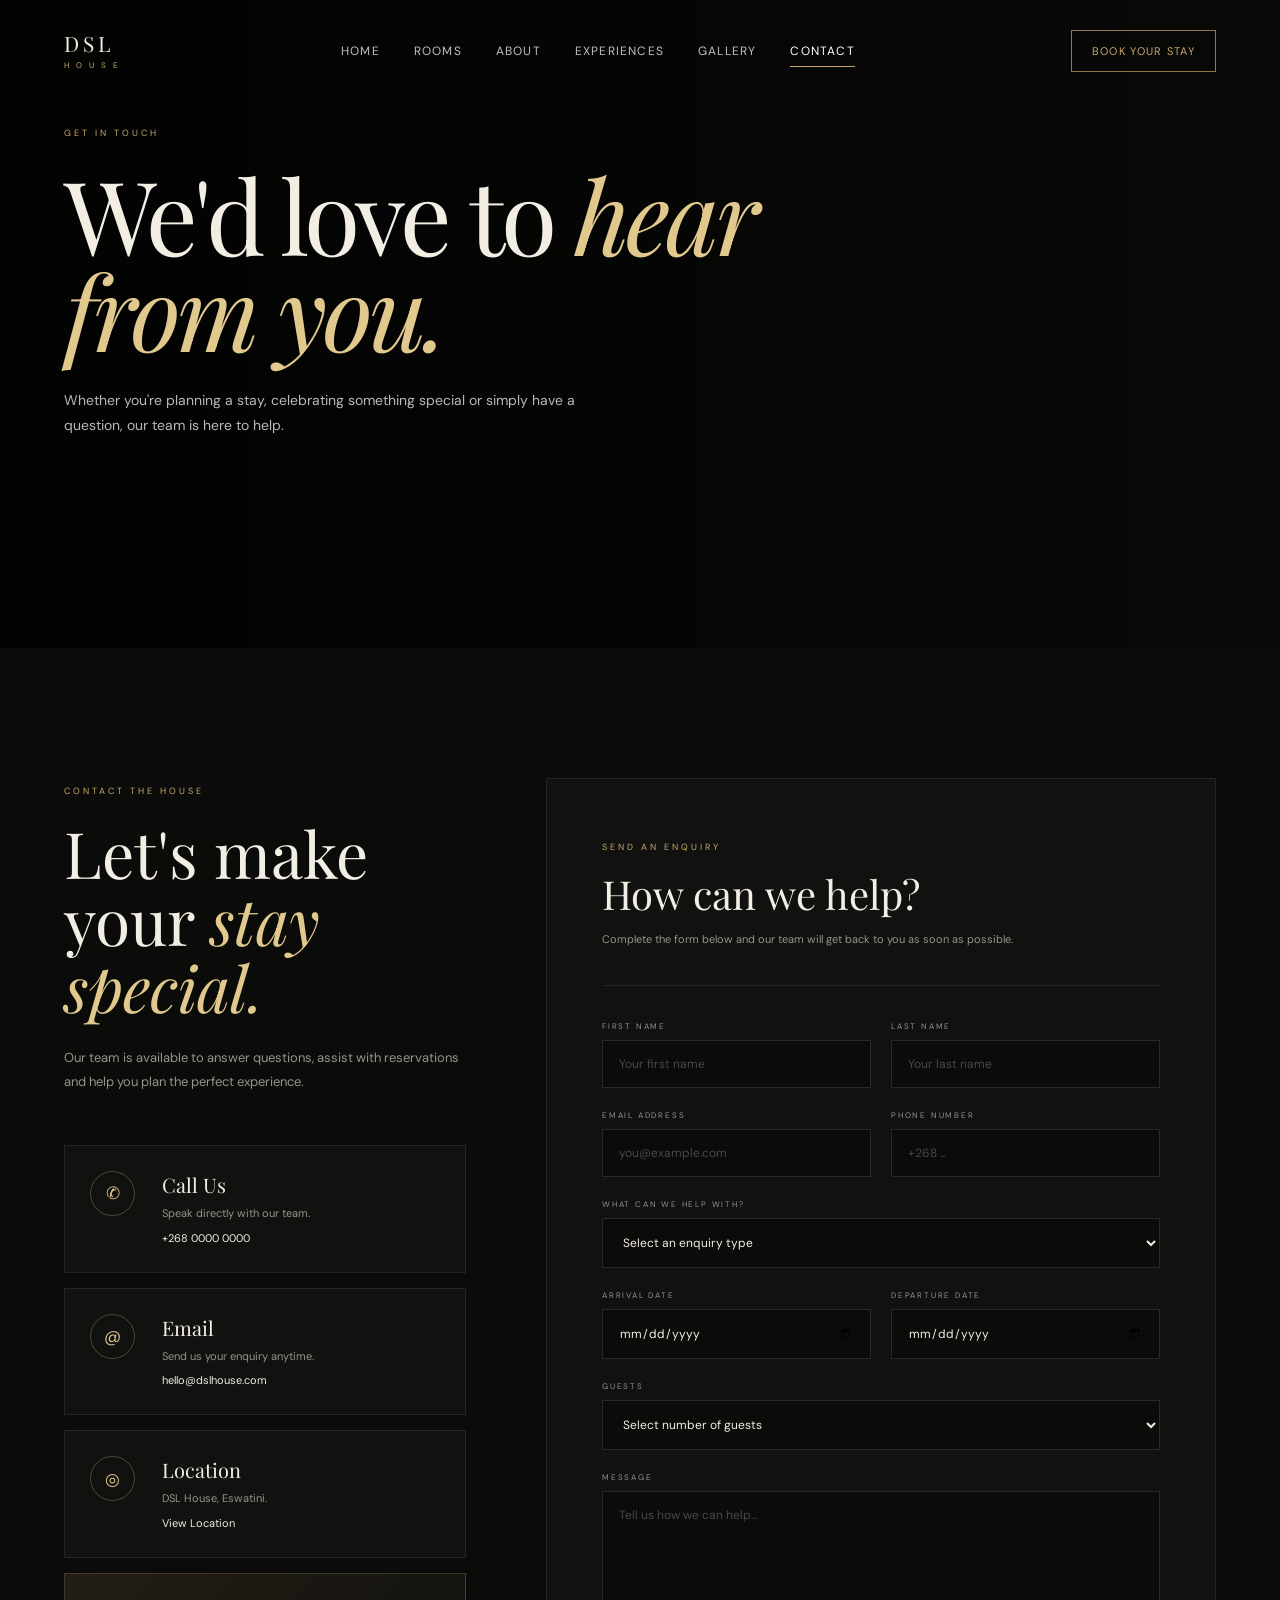
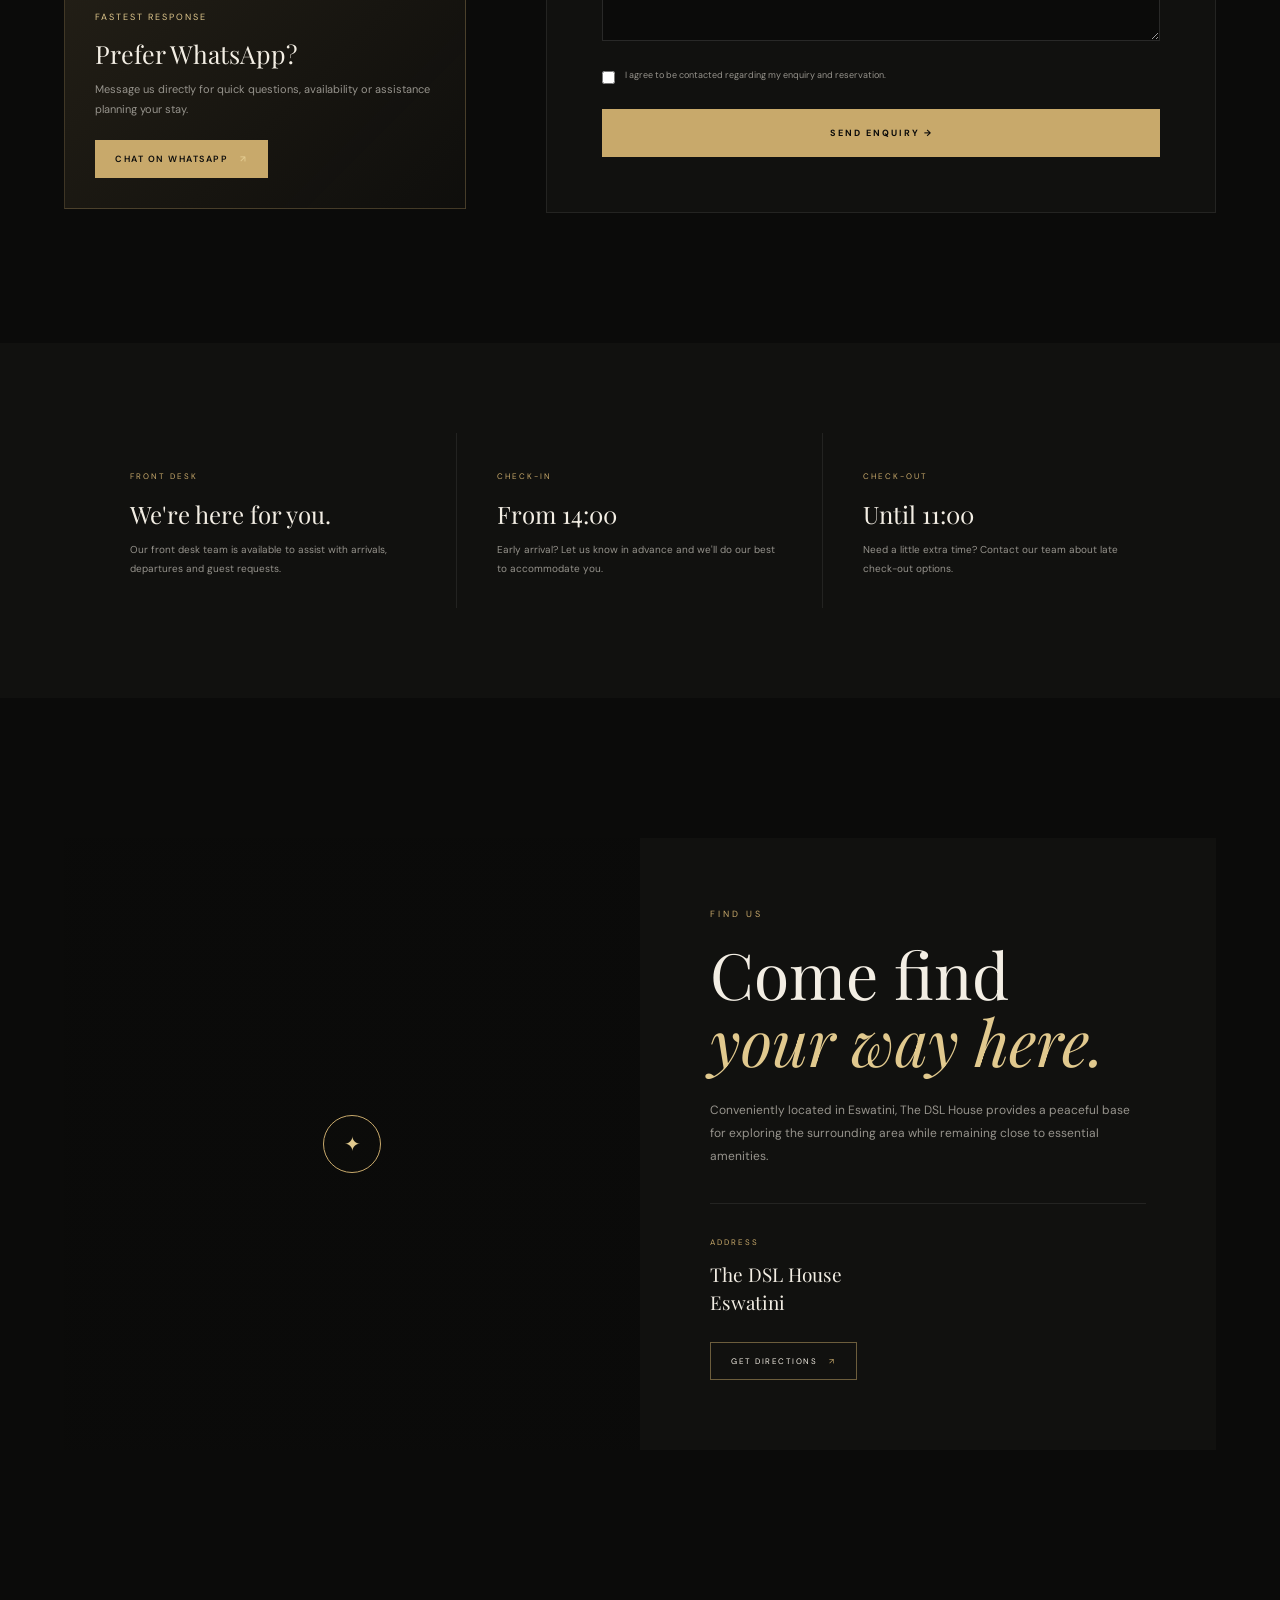
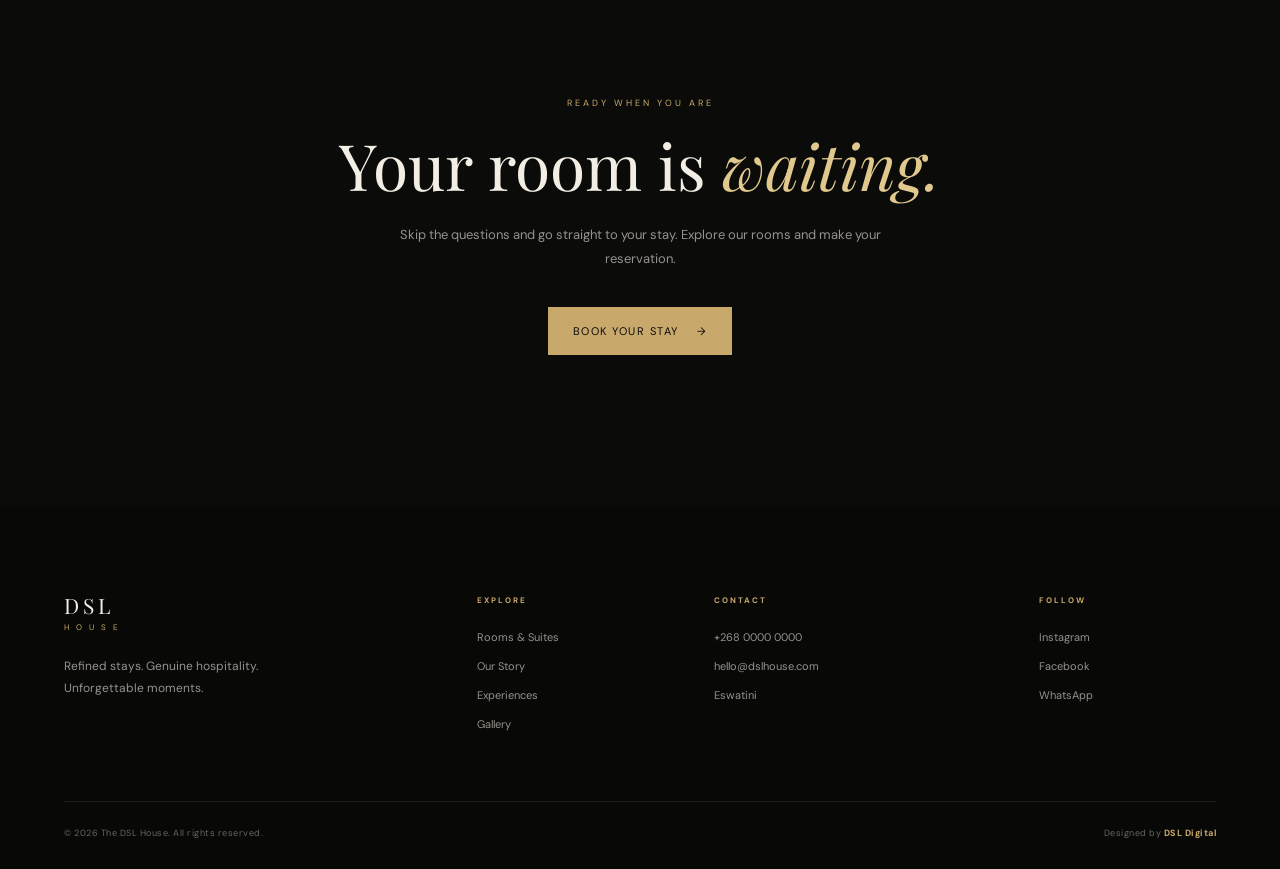
<file: luxury house demo/contact.html>
<!DOCTYPE html>
<html lang="en">

<head>

    <meta charset="UTF-8">

    <meta
        name="viewport"
        content="width=device-width, initial-scale=1.0"
    >

    <title>Contact | The DSL House</title>

    <meta
        name="description"
        content="Contact The DSL House for reservations, enquiries, directions and assistance planning your stay."
    >

    <link rel="preconnect" href="https://fonts.googleapis.com">

    <link
        rel="preconnect"
        href="https://fonts.gstatic.com"
        crossorigin
    >

    <link
        href="https://fonts.googleapis.com/css2?family=DM+Sans:wght@300;400;500;600;700&family=Playfair+Display:wght@400;500;600;700&display=swap"
        rel="stylesheet"
    >

    <link
        rel="stylesheet"
        href="assets/css/style.css"
    >


    <style>

        /* =====================================================
           CONTACT HERO
        ===================================================== */

        .contact-hero {

            position: relative;

            min-height: 72vh;

            display: flex;

            align-items: flex-end;

            padding: 0 5% 90px;

            background:
                linear-gradient(
                    90deg,
                    rgba(0,0,0,.80),
                    rgba(0,0,0,.25)
                ),
                url("https://images.unsplash.com/photo-1600607688969-a5bfcd646154?auto=format&fit=crop&w=2200&q=90")
                center / cover no-repeat;

        }


        .contact-hero-content {

            width: min(1240px, 100%);

            margin: auto;

        }


        .contact-hero h1 {

            max-width: 850px;

            margin-top: 25px;

            font-family: var(--serif);

            font-size: clamp(55px, 8vw, 105px);

            font-weight: 400;

            line-height: .94;

            letter-spacing: -4px;

        }


        .contact-hero h1 em {

            color: var(--gold-light);

            font-style: italic;

        }


        .contact-hero p {

            max-width: 520px;

            margin-top: 30px;

            color: rgba(255,255,255,.72);

            font-size: 14px;

            line-height: 1.8;

        }


        /* =====================================================
           CONTACT SECTION
        ===================================================== */

        .contact-section {

            width: min(1240px, 90%);

            margin: auto;

            padding: 130px 0;

        }


        .contact-grid {

            display: grid;

            grid-template-columns: .75fr 1.25fr;

            gap: 80px;

            align-items: start;

        }


        /* =====================================================
           CONTACT INFO
        ===================================================== */

        .contact-info h2 {

            margin-top: 20px;

        }


        .contact-intro {

            max-width: 420px;

            margin-top: 25px;

            color: var(--muted);

            font-size: 13px;

            line-height: 1.9;

        }


        .contact-cards {

            margin-top: 50px;

            display: grid;

            gap: 15px;

        }


        .contact-card {

            display: grid;

            grid-template-columns: 52px 1fr;

            gap: 20px;

            padding: 25px;

            border: 1px solid rgba(255,255,255,.08);

            background: #11110f;

            transition:

                border-color .3s ease,

                transform .3s ease;

        }


        .contact-card:hover {

            border-color: rgba(200,169,107,.45);

            transform: translateY(-3px);

        }


        .contact-card-icon {

            width: 45px;

            height: 45px;

            display: grid;

            place-items: center;

            border: 1px solid rgba(200,169,107,.35);

            border-radius: 50%;

            color: var(--gold-light);

            font-size: 17px;

        }


        .contact-card h3 {

            font-family: var(--serif);

            font-size: 20px;

            font-weight: 400;

        }


        .contact-card p {

            margin-top: 6px;

            color: var(--muted);

            font-size: 11px;

            line-height: 1.7;

        }


        .contact-card a {

            display: inline-block;

            margin-top: 8px;

            color: var(--cream);

            font-size: 11px;

        }


        /* =====================================================
           WHATSAPP
        ===================================================== */

        .whatsapp-card {

            margin-top: 15px;

            padding: 30px;

            background:

                linear-gradient(
                    135deg,
                    rgba(200,169,107,.12),
                    rgba(200,169,107,.02)
                );

            border: 1px solid rgba(200,169,107,.25);

        }


        .whatsapp-card span {

            color: var(--gold-light);

            font-size: 9px;

            letter-spacing: 2px;

            text-transform: uppercase;

        }


        .whatsapp-card h3 {

            margin-top: 12px;

            font-family: var(--serif);

            font-size: 25px;

            font-weight: 400;

        }


        .whatsapp-card p {

            margin-top: 10px;

            color: var(--muted);

            font-size: 11px;

            line-height: 1.8;

        }


        .whatsapp-button {

            display: inline-flex;

            align-items: center;

            gap: 12px;

            margin-top: 20px;

            padding: 13px 20px;

            background: var(--gold);

            color: #0c0c0b;

            font-size: 9px;

            font-weight: 600;

            letter-spacing: 1.5px;

            text-transform: uppercase;

        }


        /* =====================================================
           FORM CARD
        ===================================================== */

        .contact-form-card {

            padding: 55px;

            background: #11110f;

            border: 1px solid rgba(255,255,255,.08);

        }


        .form-header {

            padding-bottom: 35px;

            border-bottom: 1px solid rgba(255,255,255,.08);

        }


        .form-header h2 {

            margin-top: 18px;

            font-size: 40px;

        }


        .form-header p {

            max-width: 500px;

            margin-top: 15px;

            color: var(--muted);

            font-size: 11px;

            line-height: 1.8;

        }


        /* =====================================================
           FORM
        ===================================================== */

        .contact-form {

            margin-top: 35px;

        }


        .form-row {

            display: grid;

            grid-template-columns: repeat(2, 1fr);

            gap: 20px;

        }


        .form-group {

            margin-bottom: 22px;

        }


        .form-group label {

            display: block;

            margin-bottom: 9px;

            color: rgba(255,255,255,.55);

            font-size: 8px;

            letter-spacing: 1.8px;

            text-transform: uppercase;

        }


        .form-group input,
        .form-group select,
        .form-group textarea {

            width: 100%;

            padding: 15px 16px;

            border: 1px solid rgba(255,255,255,.12);

            outline: none;

            background: #0b0b0a;

            color: var(--cream);

            font-family: inherit;

            font-size: 12px;

            transition: border-color .3s ease;

        }


        .form-group input::placeholder,
        .form-group textarea::placeholder {

            color: rgba(255,255,255,.25);

        }


        .form-group input:focus,
        .form-group select:focus,
        .form-group textarea:focus {

            border-color: var(--gold);

        }


        .form-group select {

            cursor: pointer;

        }


        .form-group textarea {

            min-height: 150px;

            resize: vertical;

        }


        .form-checkbox {

            display: flex;

            align-items: flex-start;

            gap: 10px;

            margin-top: 5px;

        }


        .form-checkbox input {

            margin-top: 3px;

            accent-color: var(--gold);

        }


        .form-checkbox label {

            color: var(--muted);

            font-size: 9px;

            line-height: 1.6;

        }


        .submit-button {

            width: 100%;

            margin-top: 25px;

            padding: 18px;

            border: none;

            background: var(--gold);

            color: #0b0b0a;

            cursor: pointer;

            font-family: inherit;

            font-size: 9px;

            font-weight: 700;

            letter-spacing: 2px;

            text-transform: uppercase;

            transition: .3s ease;

        }


        .submit-button:hover {

            background: var(--gold-light);

            transform: translateY(-2px);

        }


        .form-message {

            display: none;

            margin-top: 20px;

            padding: 15px;

            border: 1px solid rgba(200,169,107,.3);

            color: var(--gold-light);

            font-size: 10px;

            line-height: 1.6;

        }


        .form-message.show {

            display: block;

        }


        /* =====================================================
           HOURS
        ===================================================== */

        .contact-details {

            background: #11110f;

            padding: 90px 5%;

        }


        .details-grid {

            width: min(1100px, 100%);

            margin: auto;

            display: grid;

            grid-template-columns: repeat(3, 1fr);

            gap: 0;

        }


        .details-card {

            padding: 30px 40px;

            border-right: 1px solid rgba(255,255,255,.08);

        }


        .details-card:last-child {

            border-right: none;

        }


        .details-card span {

            color: var(--gold);

            font-size: 8px;

            letter-spacing: 2px;

            text-transform: uppercase;

        }


        .details-card h3 {

            margin-top: 14px;

            font-family: var(--serif);

            font-size: 24px;

            font-weight: 400;

        }


        .details-card p {

            margin-top: 10px;

            color: var(--muted);

            font-size: 10px;

            line-height: 1.9;

        }


        /* =====================================================
           LOCATION
        ===================================================== */

        .location-section {

            width: min(1240px, 90%);

            margin: auto;

            padding: 140px 0;

        }


        .location-grid {

            display: grid;

            grid-template-columns: 1fr 1fr;

            min-height: 560px;

        }


        .location-map {

            min-height: 560px;

            position: relative;

            overflow: hidden;

            background:

                linear-gradient(
                    rgba(10,10,9,.35),
                    rgba(10,10,9,.35)
                ),
                url("https://images.unsplash.com/photo-1524666041070-9b876b8e4e6a?auto=format&fit=crop&w=1600&q=90")
                center / cover no-repeat;

        }


        .map-label {

            position: absolute;

            left: 50%;

            top: 50%;

            transform: translate(-50%, -50%);

            width: 58px;

            height: 58px;

            display: grid;

            place-items: center;

            border: 1px solid var(--gold);

            border-radius: 50%;

            background: rgba(12,12,11,.85);

            color: var(--gold-light);

            font-size: 20px;

        }


        .location-content {

            display: flex;

            flex-direction: column;

            justify-content: center;

            padding: 70px;

            background: #11110f;

        }


        .location-content h2 {

            margin-top: 20px;

        }


        .location-content > p {

            margin-top: 25px;

            color: var(--muted);

            font-size: 12px;

            line-height: 1.9;

        }


        .address {

            margin-top: 35px;

            padding-top: 25px;

            border-top: 1px solid rgba(255,255,255,.08);

        }


        .address span {

            color: var(--gold);

            font-size: 8px;

            letter-spacing: 2px;

            text-transform: uppercase;

        }


        .address p {

            margin-top: 10px;

            color: var(--cream);

            font-family: var(--serif);

            font-size: 19px;

            line-height: 1.5;

        }


        .directions-btn {

            width: fit-content;

            display: inline-flex;

            align-items: center;

            gap: 12px;

            margin-top: 25px;

            padding: 13px 20px;

            border: 1px solid rgba(200,169,107,.5);

            color: var(--cream);

            font-size: 8px;

            letter-spacing: 1.5px;

            text-transform: uppercase;

        }


        .directions-btn span {

            color: var(--gold);

        }


        /* =====================================================
           FINAL CTA
        ===================================================== */

        .contact-cta {

            width: min(900px, 90%);

            margin: auto;

            padding: 100px 0 150px;

            text-align: center;

        }


        .contact-cta h2 {

            margin-top: 20px;

        }


        .contact-cta p {

            max-width: 550px;

            margin: 25px auto 35px;

            color: var(--muted);

            font-size: 13px;

            line-height: 1.9;

        }


        /* =====================================================
           RESPONSIVE
        ===================================================== */

        @media(max-width: 950px) {

            .contact-grid {

                grid-template-columns: 1fr;

                gap: 60px;

            }


            .location-grid {

                grid-template-columns: 1fr;

            }


            .location-map {

                min-height: 450px;

            }

        }


        @media(max-width: 700px) {

            .contact-hero {

                min-height: 650px;

                padding-bottom: 60px;

            }


            .contact-hero h1 {

                font-size: 57px;

                letter-spacing: -2px;

            }


            .contact-section,
            .location-section {

                padding: 90px 0;

            }


            .contact-form-card {

                padding: 30px 22px;

            }


            .form-row {

                grid-template-columns: 1fr;

                gap: 0;

            }


            .details-grid {

                grid-template-columns: 1fr;

            }


            .details-card {

                border-right: none;

                border-bottom: 1px solid rgba(255,255,255,.08);

                padding: 30px 0;

            }


            .details-card:last-child {

                border-bottom: none;

            }


            .location-content {

                padding: 50px 30px;

            }

        }

    </style>

</head>


<body>


<!-- =====================================================
     NAVIGATION
===================================================== -->

<header class="navbar">

    <a href="index.html" class="logo">

        <span class="logo-main">
            DSL
        </span>

        <span class="logo-sub">
            HOUSE
        </span>

    </a>


    <nav class="nav-links">

        <a href="index.html">
            Home
        </a>

        <a href="rooms.html">
            Rooms
        </a>

        <a href="about.html">
            About
        </a>

        <a href="experiences.html">
            Experiences
        </a>

        <a href="gallery.html">
            Gallery
        </a>

        <a
            href="contact.html"
            class="active"
        >
            Contact
        </a>

    </nav>


    <a
        href="booking.html"
        class="nav-button"
    >
        Book Your Stay
    </a>


    <button
        class="menu-toggle"
        aria-label="Open menu"
    >

        <span></span>
        <span></span>
        <span></span>

    </button>

</header>


<!-- =====================================================
     HERO
===================================================== -->

<section class="contact-hero">

    <div class="contact-hero-content">

        <span class="section-label">
            GET IN TOUCH
        </span>

        <h1>

            We'd love to
            <em>hear from you.</em>

        </h1>

        <p>

            Whether you're planning a stay, celebrating something
            special or simply have a question, our team is here to help.

        </p>

    </div>

</section>


<!-- =====================================================
     CONTACT SECTION
===================================================== -->

<section class="contact-section">

    <div class="contact-grid">


        <!-- =================================================
             INFORMATION
        ================================================== -->

        <div class="contact-info">

            <span class="section-label">
                CONTACT THE HOUSE
            </span>

            <h2>

                Let's make your
                <span>stay special.</span>

            </h2>

            <p class="contact-intro">

                Our team is available to answer questions,
                assist with reservations and help you plan
                the perfect experience.

            </p>


            <div class="contact-cards">


                <div class="contact-card">

                    <div class="contact-card-icon">
                        ✆
                    </div>

                    <div>

                        <h3>
                            Call Us
                        </h3>

                        <p>
                            Speak directly with our team.
                        </p>

                        <a href="tel:+26800000000">
                            +268 0000 0000
                        </a>

                    </div>

                </div>


                <div class="contact-card">

                    <div class="contact-card-icon">
                        @
                    </div>

                    <div>

                        <h3>
                            Email
                        </h3>

                        <p>
                            Send us your enquiry anytime.
                        </p>

                        <a href="mailto:hello@dslhouse.com">
                            hello@dslhouse.com
                        </a>

                    </div>

                </div>


                <div class="contact-card">

                    <div class="contact-card-icon">
                        ◎
                    </div>

                    <div>

                        <h3>
                            Location
                        </h3>

                        <p>
                            DSL House, Eswatini.
                        </p>

                        <a href="#location">
                            View Location
                        </a>

                    </div>

                </div>


            </div>


            <!-- WHATSAPP -->

            <div class="whatsapp-card">

                <span>
                    FASTEST RESPONSE
                </span>

                <h3>
                    Prefer WhatsApp?
                </h3>

                <p>

                    Message us directly for quick questions,
                    availability or assistance planning your stay.

                </p>


                <a
                    href="https://wa.me/26800000000"
                    class="whatsapp-button"
                    target="_blank"
                >

                    Chat on WhatsApp

                    <span>
                        ↗
                    </span>

                </a>

            </div>

        </div>


        <!-- =================================================
             FORM
        ================================================== -->

        <div class="contact-form-card">


            <div class="form-header">

                <span class="section-label">
                    SEND AN ENQUIRY
                </span>

                <h2>
                    How can we help?
                </h2>

                <p>

                    Complete the form below and our team will
                    get back to you as soon as possible.

                </p>

            </div>


            <form
                class="contact-form"
                id="contactForm"
            >


                <div class="form-row">


                    <div class="form-group">

                        <label for="firstName">
                            First Name
                        </label>

                        <input
                            type="text"
                            id="firstName"
                            name="firstName"
                            placeholder="Your first name"
                            required
                        >

                    </div>


                    <div class="form-group">

                        <label for="lastName">
                            Last Name
                        </label>

                        <input
                            type="text"
                            id="lastName"
                            name="lastName"
                            placeholder="Your last name"
                            required
                        >

                    </div>


                </div>


                <div class="form-row">


                    <div class="form-group">

                        <label for="email">
                            Email Address
                        </label>

                        <input
                            type="email"
                            id="email"
                            name="email"
                            placeholder="you@example.com"
                            required
                        >

                    </div>


                    <div class="form-group">

                        <label for="phone">
                            Phone Number
                        </label>

                        <input
                            type="tel"
                            id="phone"
                            name="phone"
                            placeholder="+268 ..."
                        >

                    </div>


                </div>


                <div class="form-group">

                    <label for="subject">
                        What Can We Help With?
                    </label>

                    <select
                        id="subject"
                        name="subject"
                        required
                    >

                        <option value="">
                            Select an enquiry type
                        </option>

                        <option value="reservation">
                            Room Reservation
                        </option>

                        <option value="availability">
                            Check Availability
                        </option>

                        <option value="event">
                            Event / Celebration
                        </option>

                        <option value="experience">
                            Experiences
                        </option>

                        <option value="general">
                            General Enquiry
                        </option>

                    </select>

                </div>


                <div class="form-row">


                    <div class="form-group">

                        <label for="arrival">
                            Arrival Date
                        </label>

                        <input
                            type="date"
                            id="arrival"
                            name="arrival"
                        >

                    </div>


                    <div class="form-group">

                        <label for="departure">
                            Departure Date
                        </label>

                        <input
                            type="date"
                            id="departure"
                            name="departure"
                        >

                    </div>


                </div>


                <div class="form-group">

                    <label for="guests">
                        Guests
                    </label>

                    <select
                        id="guests"
                        name="guests"
                    >

                        <option value="">
                            Select number of guests
                        </option>

                        <option>
                            1 Guest
                        </option>

                        <option>
                            2 Guests
                        </option>

                        <option>
                            3 Guests
                        </option>

                        <option>
                            4 Guests
                        </option>

                        <option>
                            5+ Guests
                        </option>

                    </select>

                </div>


                <div class="form-group">

                    <label for="message">
                        Message
                    </label>

                    <textarea
                        id="message"
                        name="message"
                        placeholder="Tell us how we can help..."
                    ></textarea>

                </div>


                <div class="form-checkbox">

                    <input
                        type="checkbox"
                        id="consent"
                        required
                    >

                    <label for="consent">

                        I agree to be contacted regarding
                        my enquiry and reservation.

                    </label>

                </div>


                <button
                    type="submit"
                    class="submit-button"
                >

                    Send Enquiry

                    <span>
                        →
                    </span>

                </button>


                <div
                    class="form-message"
                    id="formMessage"
                >

                    Thank you. Your enquiry has been received.
                    Our team will contact you shortly.

                </div>


            </form>

        </div>

    </div>

</section>


<!-- =====================================================
     DETAILS
===================================================== -->

<section class="contact-details">

    <div class="details-grid">


        <div class="details-card">

            <span>
                FRONT DESK
            </span>

            <h3>
                We're here for you.
            </h3>

            <p>

                Our front desk team is available to assist
                with arrivals, departures and guest requests.

            </p>

        </div>


        <div class="details-card">

            <span>
                CHECK-IN
            </span>

            <h3>
                From 14:00
            </h3>

            <p>

                Early arrival?
                Let us know in advance and we'll do our best
                to accommodate you.

            </p>

        </div>


        <div class="details-card">

            <span>
                CHECK-OUT
            </span>

            <h3>
                Until 11:00
            </h3>

            <p>

                Need a little extra time?
                Contact our team about late check-out options.

            </p>

        </div>


    </div>

</section>


<!-- =====================================================
     LOCATION
===================================================== -->

<section
    class="location-section"
    id="location"
>

    <div class="location-grid">


        <div class="location-map">

            <div class="map-label">
                ✦
            </div>

        </div>


        <div class="location-content">

            <span class="section-label">
                FIND US
            </span>

            <h2>

                Come find
                <span>your way here.</span>

            </h2>

            <p>

                Conveniently located in Eswatini, The DSL House
                provides a peaceful base for exploring the surrounding
                area while remaining close to essential amenities.

            </p>


            <div class="address">

                <span>
                    ADDRESS
                </span>

                <p>

                    The DSL House<br>
                    Eswatini

                </p>

            </div>


            <a
                href="#"
                class="directions-btn"
            >

                Get Directions

                <span>
                    ↗
                </span>

            </a>

        </div>

    </div>

</section>


<!-- =====================================================
     FINAL CTA
===================================================== -->

<section class="contact-cta">

    <span class="section-label">
        READY WHEN YOU ARE
    </span>

    <h2>

        Your room is
        <span>waiting.</span>

    </h2>

    <p>

        Skip the questions and go straight to your stay.
        Explore our rooms and make your reservation.

    </p>


    <a
        href="booking.html"
        class="btn btn-gold"
    >

        Book Your Stay

        <span>
            →
        </span>

    </a>

</section>


<!-- =====================================================
     FOOTER
===================================================== -->

<footer class="footer">

    <div class="footer-top">


        <div class="footer-brand">

            <a
                href="index.html"
                class="logo"
            >

                <span class="logo-main">
                    DSL
                </span>

                <span class="logo-sub">
                    HOUSE
                </span>

            </a>


            <p>

                Refined stays.
                Genuine hospitality.
                Unforgettable moments.

            </p>

        </div>


        <div class="footer-column">

            <h4>
                EXPLORE
            </h4>

            <a href="rooms.html">
                Rooms & Suites
            </a>

            <a href="about.html">
                Our Story
            </a>

            <a href="experiences.html">
                Experiences
            </a>

            <a href="gallery.html">
                Gallery
            </a>

        </div>


        <div class="footer-column">

            <h4>
                CONTACT
            </h4>

            <a href="tel:+26800000000">
                +268 0000 0000
            </a>

            <a href="mailto:hello@dslhouse.com">
                hello@dslhouse.com
            </a>

            <span>
                Eswatini
            </span>

        </div>


        <div class="footer-column">

            <h4>
                FOLLOW
            </h4>

            <a href="#">
                Instagram
            </a>

            <a href="#">
                Facebook
            </a>

            <a href="#">
                WhatsApp
            </a>

        </div>


    </div>


    <div class="footer-bottom">

        <span>
            © 2026 The DSL House.
            All rights reserved.
        </span>

        <span>
            Designed by
            <strong>
                DSL Digital
            </strong>
        </span>

    </div>

</footer>


<!-- =====================================================
     FORM JAVASCRIPT
===================================================== -->

<script>

    const contactForm =
        document.getElementById("contactForm");

    const formMessage =
        document.getElementById("formMessage");


    contactForm.addEventListener(
        "submit",
        function(event) {

            event.preventDefault();

            formMessage.classList.add("show");

            contactForm.reset();

            formMessage.scrollIntoView({
                behavior: "smooth",
                block: "center"
            });

        }
    );


    /* Prevent departure before arrival */

    const arrival =
        document.getElementById("arrival");

    const departure =
        document.getElementById("departure");


    arrival.addEventListener(
        "change",
        function() {

            departure.min =
                arrival.value;

        }
    );

</script>


<script src="assets/js/main.js"></script>

</body>

</html>
</file>
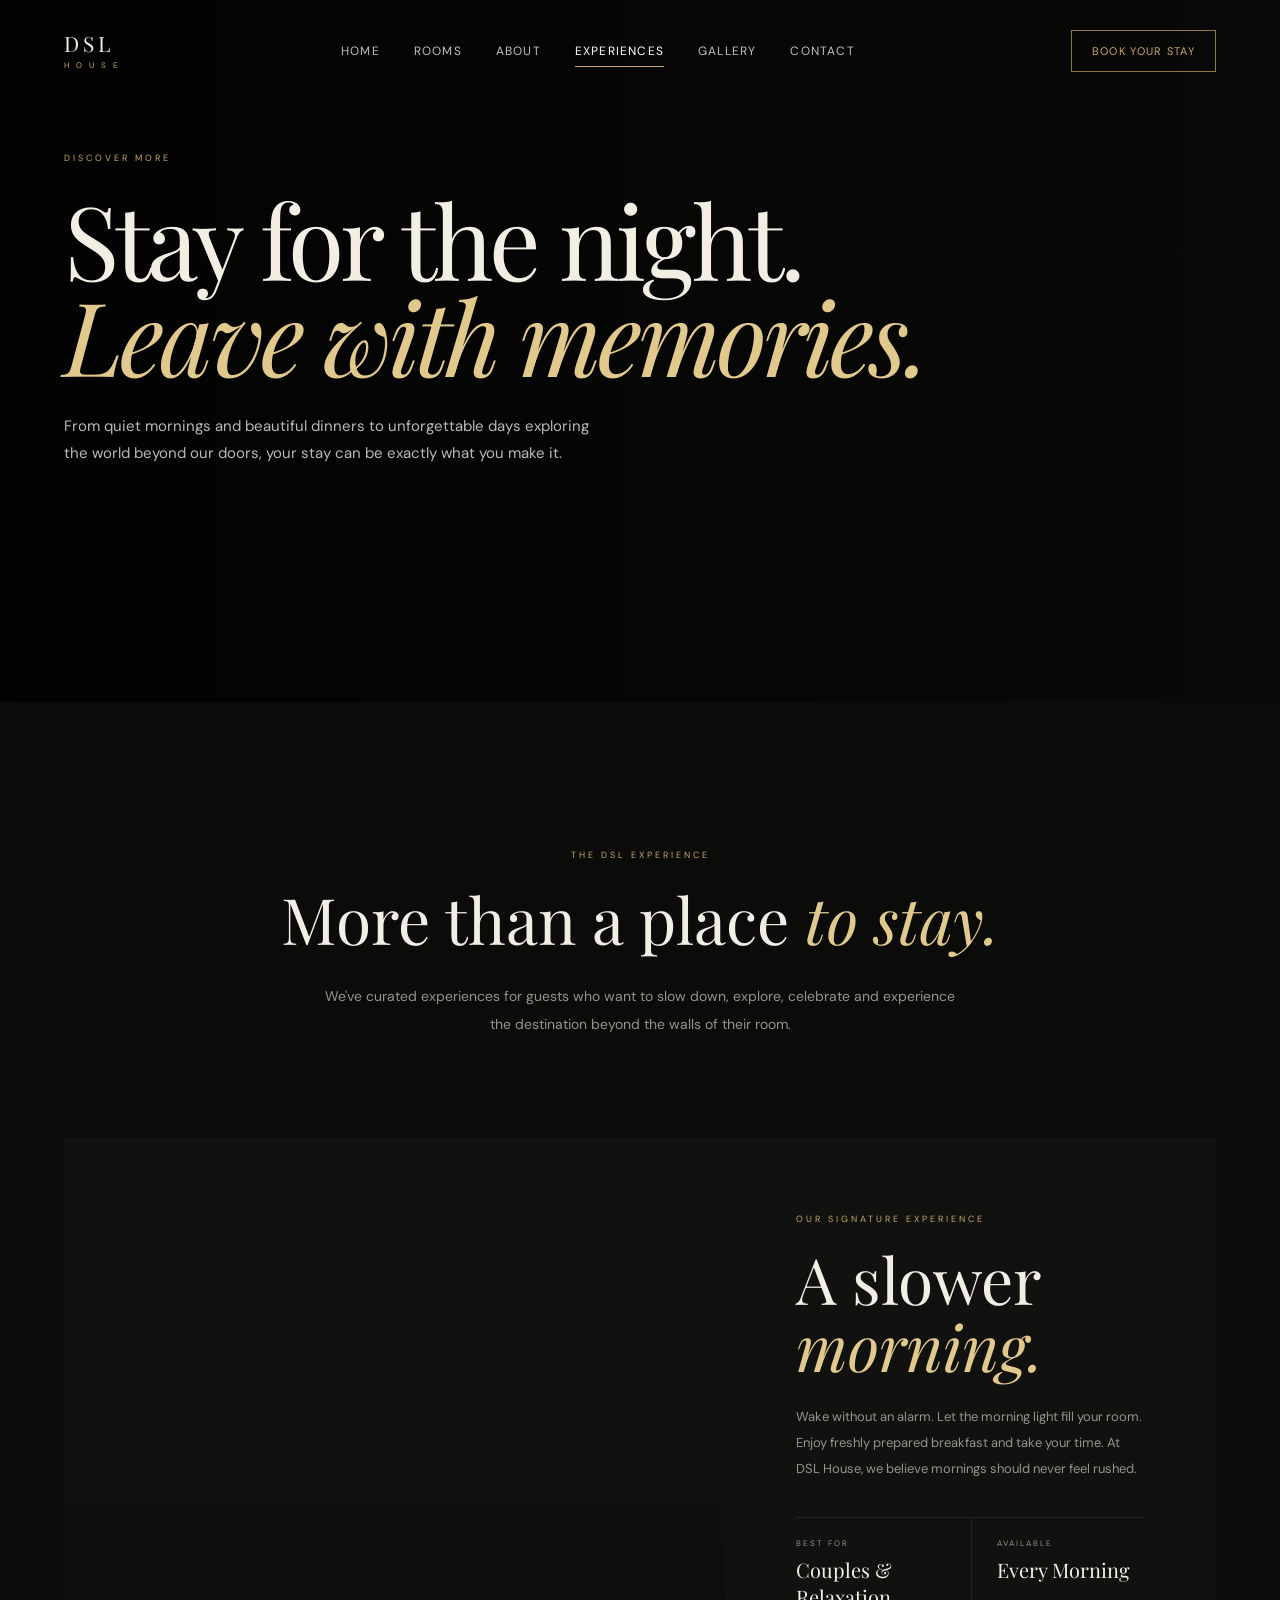
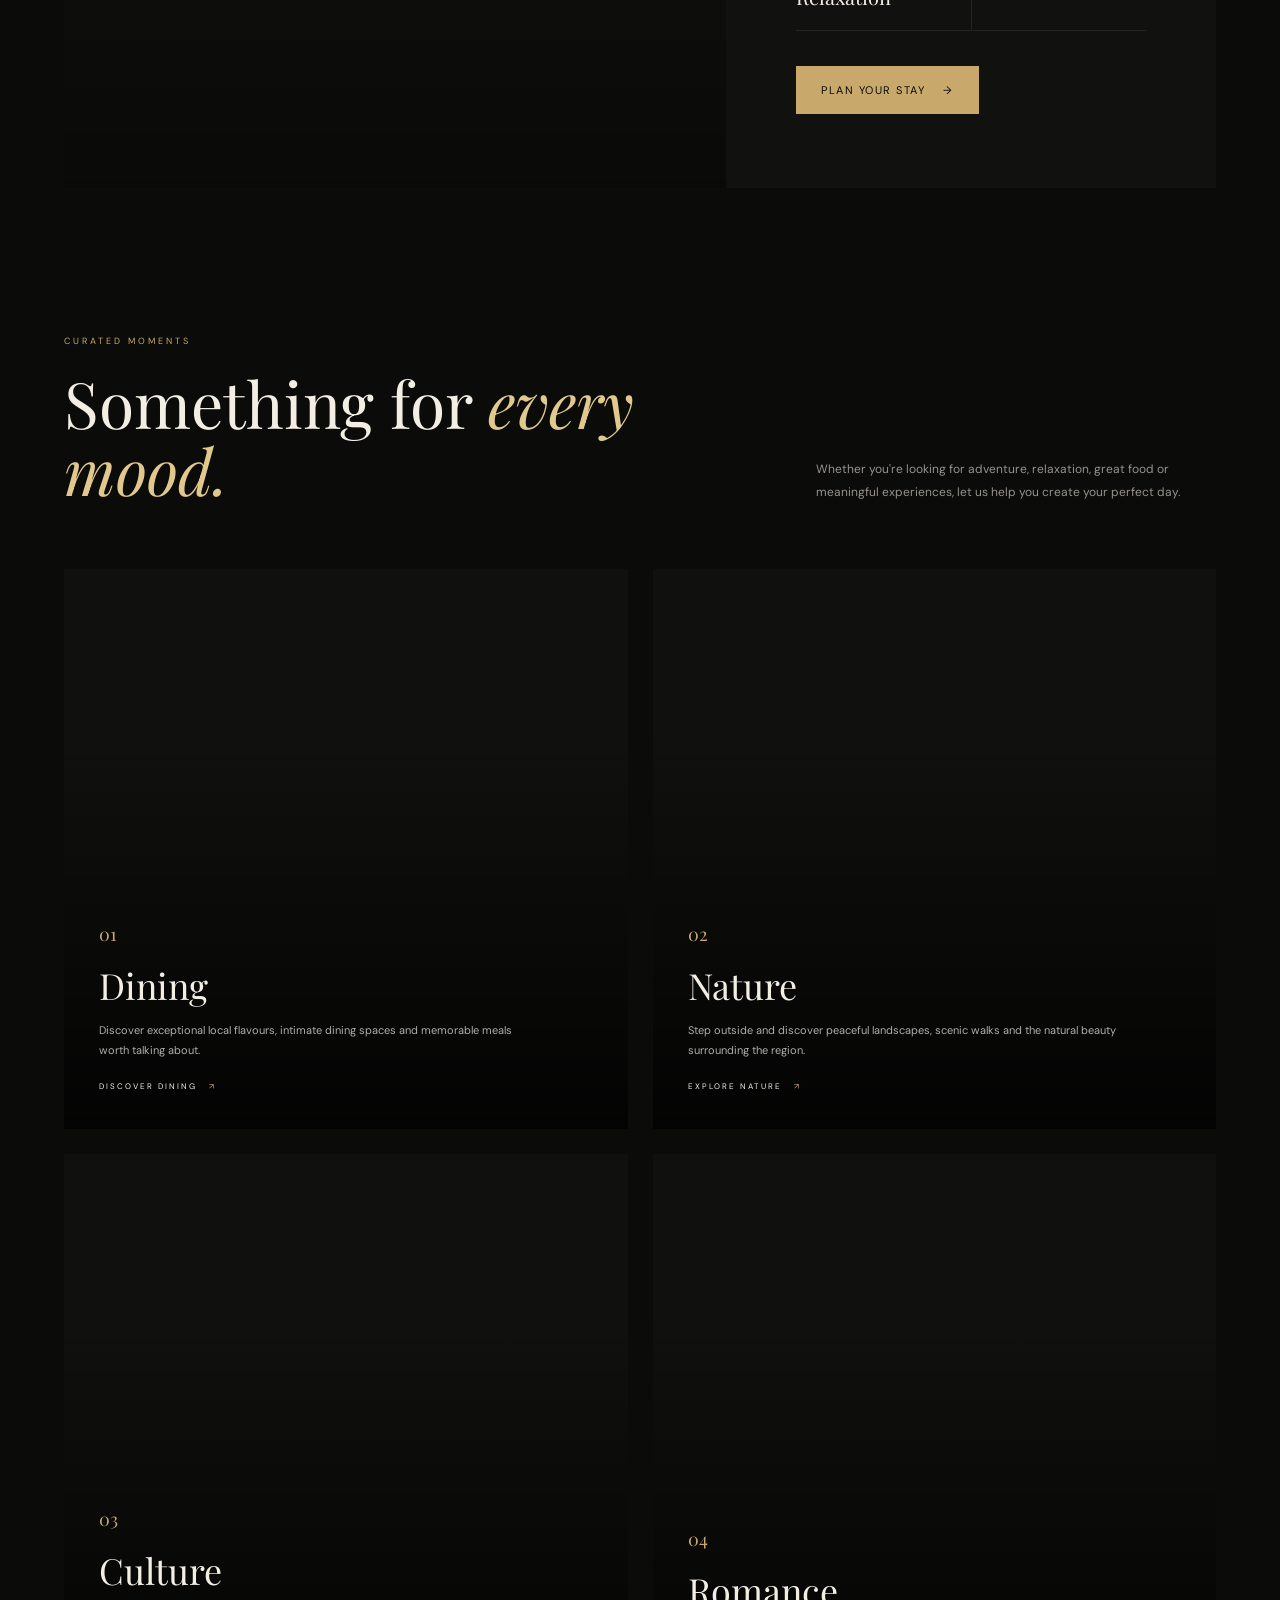
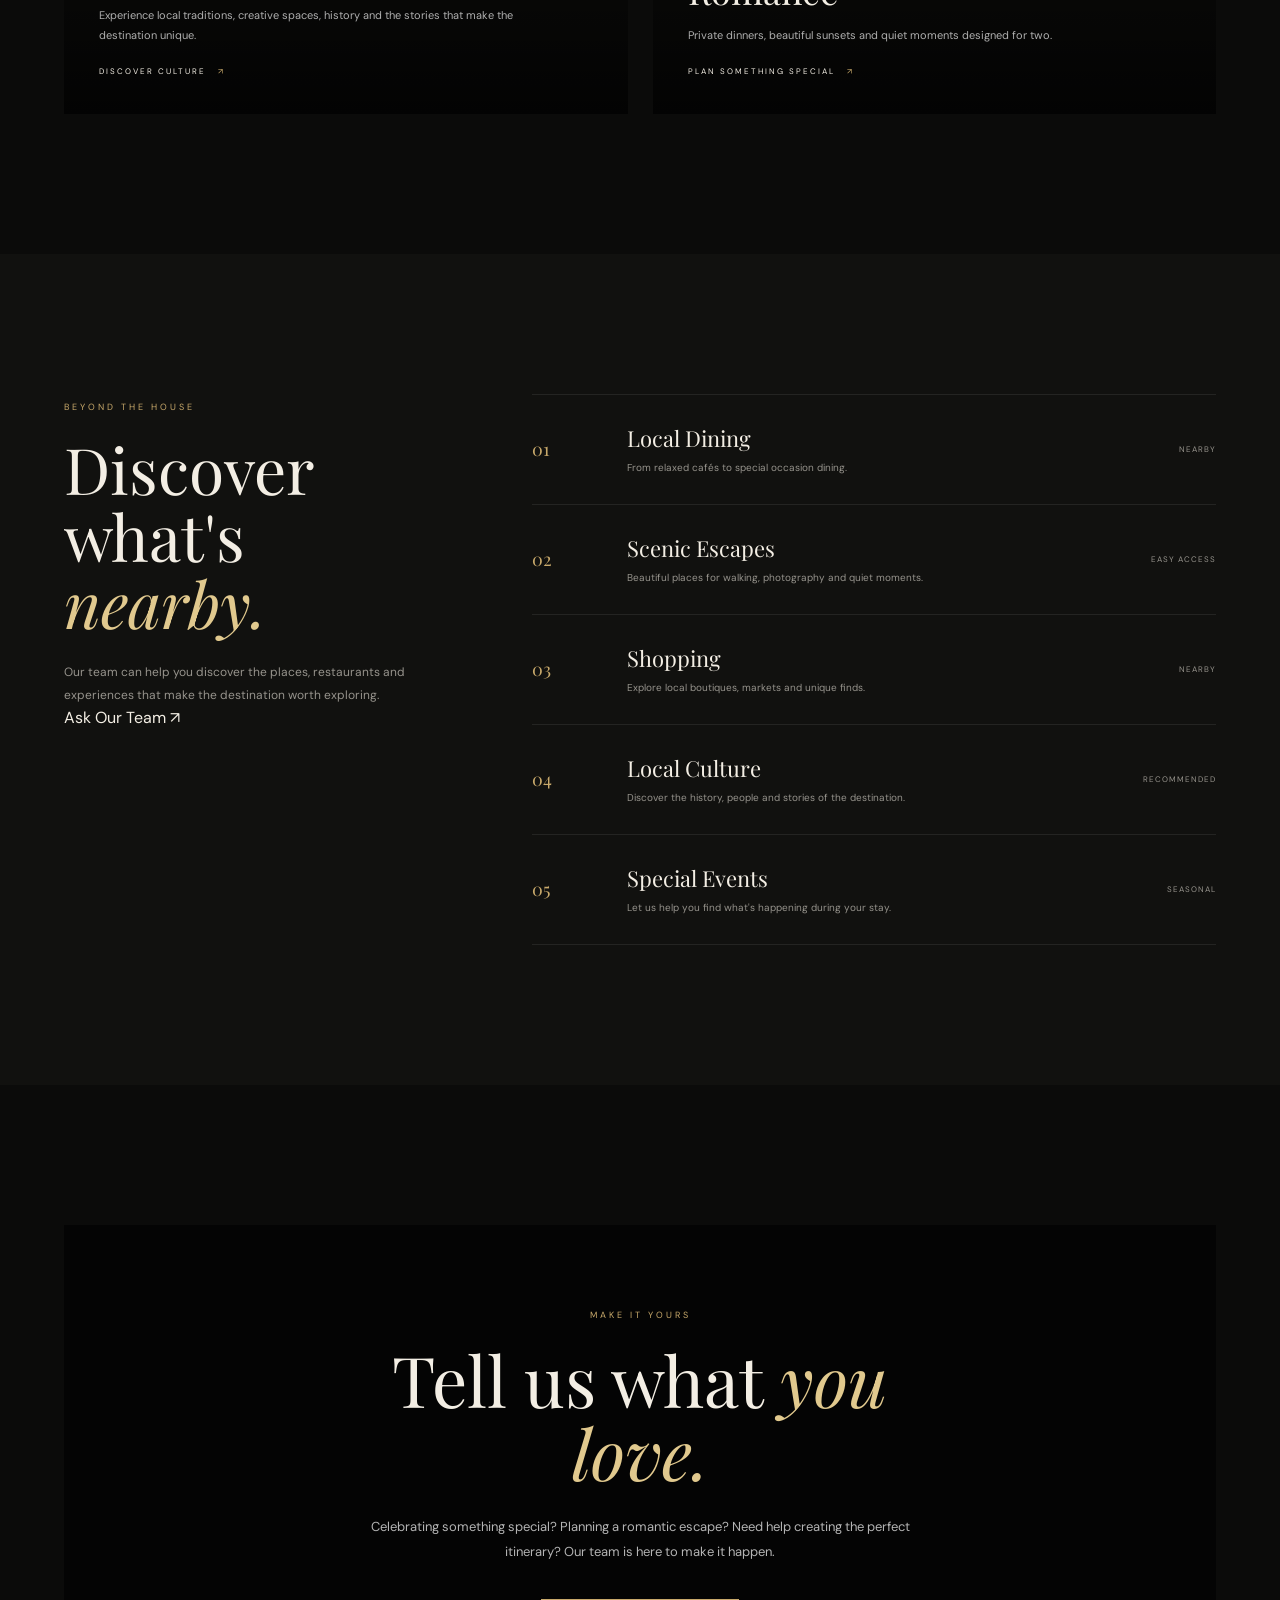
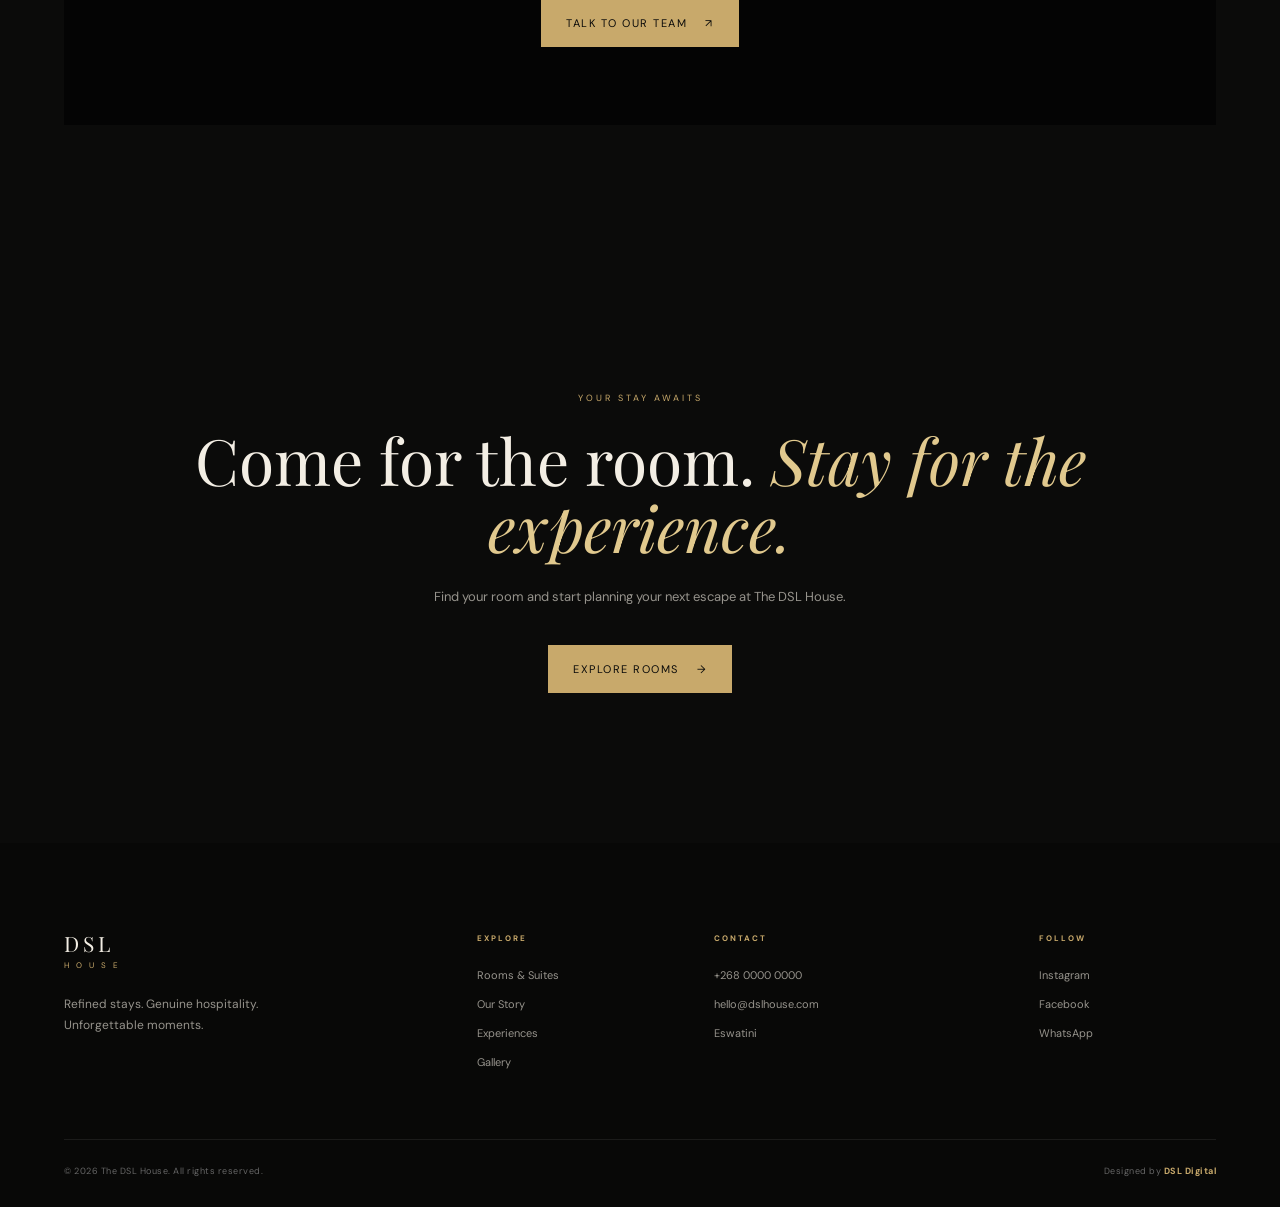
<file: luxury house demo/experiences.html>
<!DOCTYPE html>
<html lang="en">

<head>

    <meta charset="UTF-8">

    <meta
        name="viewport"
        content="width=device-width, initial-scale=1.0"
    >

    <title>Experiences | The DSL House</title>

    <meta
        name="description"
        content="Discover curated experiences, dining, nature, culture and unforgettable moments around The Montclair House."
    >

    <link rel="preconnect" href="https://fonts.googleapis.com">

    <link
        rel="preconnect"
        href="https://fonts.gstatic.com"
        crossorigin
    >

    <link
        href="https://fonts.googleapis.com/css2?family=DM+Sans:wght@300;400;500;600;700&family=Playfair+Display:wght@400;500;600;700&display=swap"
        rel="stylesheet"
    >

    <link
        rel="stylesheet"
        href="assets/css/style.css"
    >


    <style>

        /* =====================================================
           EXPERIENCES HERO
        ===================================================== */

        .experience-hero {

            position: relative;

            min-height: 78vh;

            display: flex;
            align-items: flex-end;

            padding: 0 5% 90px;

            background:
                linear-gradient(
                    90deg,
                    rgba(0,0,0,.78),
                    rgba(0,0,0,.20)
                ),
                url("https://images.unsplash.com/photo-1500534623283-312aade485b7?auto=format&fit=crop&w=2200&q=90")
                center / cover no-repeat;

        }


        .experience-hero-content {

            width: min(1240px, 100%);

            margin: auto;

        }


        .experience-hero h1 {

            max-width: 900px;

            margin-top: 25px;

            font-family: var(--serif);

            font-size: clamp(55px, 8vw, 105px);

            font-weight: 400;

            line-height: .94;

            letter-spacing: -4px;

        }


        .experience-hero h1 em {

            color: var(--gold-light);

            font-style: italic;

        }


        .experience-hero p {

            max-width: 540px;

            margin-top: 30px;

            color: rgba(255,255,255,.72);

            font-size: 15px;

            line-height: 1.8;

        }


        /* =====================================================
           INTRO
        ===================================================== */

        .experience-intro {

            width: min(900px, 90%);

            margin: auto;

            padding: 140px 0 100px;

            text-align: center;

        }


        .experience-intro h2 {

            margin-top: 22px;

        }


        .experience-intro p {

            max-width: 650px;

            margin: 30px auto 0;

            color: var(--muted);

            font-size: 14px;

            line-height: 2;

        }


        /* =====================================================
           FEATURE EXPERIENCE
        ===================================================== */

        .experience-feature {

            width: min(1240px, 90%);

            margin: auto;

            display: grid;

            grid-template-columns: 1.15fr .85fr;

            min-height: 650px;

            background: #11110f;

        }


        .experience-feature-image {

            min-height: 650px;

            background:
                linear-gradient(
                    0deg,
                    rgba(0,0,0,.45),
                    transparent 55%
                ),
                url("https://images.unsplash.com/photo-1470252649378-9c29740c9fa8?auto=format&fit=crop&w=1800&q=90")
                center / cover no-repeat;

        }


        .experience-feature-content {

            display: flex;

            flex-direction: column;

            justify-content: center;

            padding: 70px;

        }


        .experience-feature-content h2 {

            margin-top: 20px;

            font-size: clamp(40px, 5vw, 65px);

        }


        .experience-feature-content p {

            margin-top: 25px;

            color: var(--muted);

            font-size: 13px;

            line-height: 2;

        }


        .experience-meta {

            display: grid;

            grid-template-columns: repeat(2, 1fr);

            margin-top: 35px;

            border-top: 1px solid rgba(255,255,255,.08);

            border-bottom: 1px solid rgba(255,255,255,.08);

        }


        .experience-meta-item {

            padding: 20px 0;

        }


        .experience-meta-item:nth-child(2) {

            padding-left: 25px;

            border-left: 1px solid rgba(255,255,255,.08);

        }


        .experience-meta-item span {

            display: block;

            color: var(--muted);

            font-size: 8px;

            letter-spacing: 2px;

            text-transform: uppercase;

        }


        .experience-meta-item strong {

            display: block;

            margin-top: 8px;

            font-family: var(--serif);

            font-size: 20px;

            font-weight: 400;

        }


        .experience-feature-content .btn {

            width: fit-content;

            margin-top: 35px;

        }


        /* =====================================================
           EXPERIENCE GRID
        ===================================================== */

        .experience-section {

            width: min(1240px, 90%);

            margin: auto;

            padding: 140px 0;

        }


        .experience-heading {

            display: flex;

            justify-content: space-between;

            align-items: flex-end;

            gap: 50px;

        }


        .experience-heading h2 {

            margin-top: 20px;

        }


        .experience-heading p {

            max-width: 400px;

            color: var(--muted);

            font-size: 12px;

            line-height: 1.9;

        }


        .experience-grid {

            display: grid;

            grid-template-columns: repeat(2, 1fr);

            gap: 25px;

            margin-top: 65px;

        }


        .experience-card {

            position: relative;

            min-height: 560px;

            overflow: hidden;

            background: #11110f;

        }


        .experience-card-image {

            position: absolute;

            inset: 0;

            background-position: center;

            background-size: cover;

            transition: transform .7s ease;

        }


        .experience-card:hover .experience-card-image {

            transform: scale(1.05);

        }


        .experience-card-image::after {

            content: "";

            position: absolute;

            inset: 0;

            background:
                linear-gradient(
                    0deg,
                    rgba(0,0,0,.82),
                    rgba(0,0,0,.05) 70%
                );

        }


        .dining-image {

            background-image:
                url("https://images.unsplash.com/photo-1414235077428-338989a2e8c0?auto=format&fit=crop&w=1600&q=90");

        }


        .nature-image {

            background-image:
                url("https://images.unsplash.com/photo-1441974231531-c6227db76b6e?auto=format&fit=crop&w=1600&q=90");

        }


        .culture-image {

            background-image:
                url("https://images.unsplash.com/photo-1533929736458-ca588d08c8be?auto=format&fit=crop&w=1600&q=90");

        }


        .romance-image {

            background-image:
                url("https://images.unsplash.com/photo-1522673607200-164d1b6ce486?auto=format&fit=crop&w=1600&q=90");

        }


        .experience-card-content {

            position: absolute;

            left: 35px;
            right: 35px;
            bottom: 35px;

            z-index: 2;

        }


        .experience-card-number {

            color: var(--gold);

            font-family: var(--serif);

            font-size: 18px;

        }


        .experience-card-content h3 {

            margin-top: 15px;

            font-family: var(--serif);

            font-size: 36px;

            font-weight: 400;

        }


        .experience-card-content p {

            max-width: 430px;

            margin-top: 12px;

            color: rgba(255,255,255,.68);

            font-size: 11px;

            line-height: 1.8;

        }


        .experience-card-link {

            display: inline-flex;

            align-items: center;

            gap: 12px;

            margin-top: 20px;

            color: var(--cream);

            font-size: 8px;

            letter-spacing: 2px;

            text-transform: uppercase;

        }


        .experience-card-link span {

            color: var(--gold);

        }


        /* =====================================================
           LOCAL DISCOVERY
        ===================================================== */

        .discovery {

            background: #11110f;

            padding: 140px 5%;

        }


        .discovery-inner {

            width: min(1240px, 100%);

            margin: auto;

            display: grid;

            grid-template-columns: .7fr 1.3fr;

            gap: 100px;

        }


        .discovery-intro h2 {

            margin-top: 20px;

        }


        .discovery-intro p {

            margin-top: 25px;

            color: var(--muted);

            font-size: 12px;

            line-height: 1.9;

        }


        .discovery-list {

            border-top: 1px solid rgba(255,255,255,.08);

        }


        .discovery-item {

            display: grid;

            grid-template-columns: 70px 1fr 90px;

            align-items: center;

            gap: 25px;

            padding: 28px 0;

            border-bottom: 1px solid rgba(255,255,255,.08);

        }


        .discovery-item-number {

            color: var(--gold);

            font-family: var(--serif);

            font-size: 18px;

        }


        .discovery-item h3 {

            font-family: var(--serif);

            font-size: 22px;

            font-weight: 400;

        }


        .discovery-item p {

            margin-top: 6px;

            color: var(--muted);

            font-size: 10px;

            line-height: 1.7;

        }


        .discovery-distance {

            color: var(--muted);

            font-size: 8px;

            letter-spacing: 1px;

            text-align: right;

            text-transform: uppercase;

        }


        /* =====================================================
           PRIVATE EXPERIENCES
        ===================================================== */

        .private-experience {

            width: min(1240px, 90%);

            margin: auto;

            padding: 140px 0;

        }


        .private-box {

            position: relative;

            min-height: 500px;

            display: flex;

            align-items: center;

            justify-content: center;

            text-align: center;

            overflow: hidden;

            background:
                linear-gradient(
                    rgba(0,0,0,.64),
                    rgba(0,0,0,.64)
                ),
                url("https://images.unsplash.com/photo-1521336575822-6da63fb45455?auto=format&fit=crop&w=2200&q=90")
                center / cover no-repeat;

        }


        .private-content {

            max-width: 700px;

            padding: 40px;

        }


        .private-content h2 {

            margin-top: 20px;

            font-size: clamp(42px, 6vw, 70px);

        }


        .private-content p {

            margin: 25px auto 35px;

            max-width: 550px;

            color: rgba(255,255,255,.7);

            font-size: 13px;

            line-height: 1.9;

        }


        /* =====================================================
           CTA
        ===================================================== */

        .experience-cta {

            width: min(900px, 90%);

            margin: auto;

            padding: 120px 0 150px;

            text-align: center;

        }


        .experience-cta h2 {

            margin-top: 20px;

        }


        .experience-cta p {

            max-width: 560px;

            margin: 25px auto 35px;

            color: var(--muted);

            font-size: 13px;

            line-height: 1.9;

        }


        /* =====================================================
           RESPONSIVE
        ===================================================== */

        @media(max-width: 900px) {

            .experience-feature {

                grid-template-columns: 1fr;

            }


            .experience-feature-image {

                min-height: 500px;

            }


            .discovery-inner {

                grid-template-columns: 1fr;

                gap: 60px;

            }


            .experience-heading {

                flex-direction: column;

                align-items: flex-start;

            }

        }


        @media(max-width: 650px) {

            .experience-hero {

                min-height: 650px;

                padding-bottom: 60px;

            }


            .experience-hero h1 {

                font-size: 57px;

                letter-spacing: -2px;

            }


            .experience-intro,
            .experience-section,
            .private-experience {

                padding: 90px 0;

            }


            .experience-feature-content {

                padding: 45px 25px;

            }


            .experience-grid {

                grid-template-columns: 1fr;

            }


            .experience-card {

                min-height: 500px;

            }


            .discovery {

                padding: 90px 5%;

            }


            .discovery-item {

                grid-template-columns: 45px 1fr;

            }


            .discovery-distance {

                display: none;

            }


            .private-box {

                min-height: 500px;

            }

        }

    </style>

</head>


<body>


<!-- =====================================================
     NAVIGATION
===================================================== -->

<header class="navbar">

    <a href="index.html" class="logo">

        <span class="logo-main">
            DSL
        </span>

        <span class="logo-sub">
            HOUSE
        </span>

    </a>


    <nav class="nav-links">

        <a href="index.html">
            Home
        </a>

        <a href="rooms.html">
            Rooms
        </a>

        <a href="about.html">
            About
        </a>

        <a
            href="experiences.html"
            class="active"
        >
            Experiences
        </a>

        <a href="gallery.html">
            Gallery
        </a>

        <a href="contact.html">
            Contact
        </a>

    </nav>


    <a
        href="booking.html"
        class="nav-button"
    >
        Book Your Stay
    </a>


    <button
        class="menu-toggle"
        aria-label="Open menu"
    >

        <span></span>
        <span></span>
        <span></span>

    </button>

</header>


<!-- =====================================================
     HERO
===================================================== -->

<section class="experience-hero">

    <div class="experience-hero-content">

        <span class="section-label">
            DISCOVER MORE
        </span>

        <h1>

            Stay for the night.
            <em>Leave with memories.</em>

        </h1>

        <p>

            From quiet mornings and beautiful dinners to
            unforgettable days exploring the world beyond
            our doors, your stay can be exactly what you make it.

        </p>

    </div>

</section>


<!-- =====================================================
     INTRO
===================================================== -->

<section class="experience-intro">

    <span class="section-label">
        THE DSL EXPERIENCE
    </span>

    <h2>

        More than a place
        <span>to stay.</span>

    </h2>

    <p>

        We've curated experiences for guests who want to slow down,
        explore, celebrate and experience the destination beyond
        the walls of their room.

    </p>

</section>


<!-- =====================================================
     FEATURE EXPERIENCE
===================================================== -->

<section class="experience-feature">


    <div class="experience-feature-image"></div>


    <div class="experience-feature-content">

        <span class="section-label">
            OUR SIGNATURE EXPERIENCE
        </span>

        <h2>

            A slower
            <span>morning.</span>

        </h2>

        <p>

            Wake without an alarm. Let the morning light fill your room.
            Enjoy freshly prepared breakfast and take your time.

            At DSL House, we believe mornings should never feel
            rushed.

        </p>


        <div class="experience-meta">

            <div class="experience-meta-item">

                <span>
                    Best For
                </span>

                <strong>
                    Couples & Relaxation
                </strong>

            </div>


            <div class="experience-meta-item">

                <span>
                    Available
                </span>

                <strong>
                    Every Morning
                </strong>

            </div>

        </div>


        <a
            href="booking.html"
            class="btn btn-gold"
        >

            Plan Your Stay

            <span>
                →
            </span>

        </a>

    </div>

</section>


<!-- =====================================================
     EXPERIENCE GRID
===================================================== -->

<section class="experience-section">


    <div class="experience-heading">

        <div>

            <span class="section-label">
                CURATED MOMENTS
            </span>

            <h2>

                Something for
                <span>every mood.</span>

            </h2>

        </div>


        <p>

            Whether you're looking for adventure, relaxation,
            great food or meaningful experiences, let us help
            you create your perfect day.

        </p>

    </div>


    <div class="experience-grid">


        <!-- DINING -->

        <article class="experience-card">

            <div class="experience-card-image dining-image"></div>

            <div class="experience-card-content">

                <span class="experience-card-number">
                    01
                </span>

                <h3>
                    Dining
                </h3>

                <p>

                    Discover exceptional local flavours,
                    intimate dining spaces and memorable
                    meals worth talking about.

                </p>

                <a
                    href="contact.html"
                    class="experience-card-link"
                >

                    Discover Dining

                    <span>
                        ↗
                    </span>

                </a>

            </div>

        </article>


        <!-- NATURE -->

        <article class="experience-card">

            <div class="experience-card-image nature-image"></div>

            <div class="experience-card-content">

                <span class="experience-card-number">
                    02
                </span>

                <h3>
                    Nature
                </h3>

                <p>

                    Step outside and discover peaceful landscapes,
                    scenic walks and the natural beauty surrounding
                    the region.

                </p>

                <a
                    href="contact.html"
                    class="experience-card-link"
                >

                    Explore Nature

                    <span>
                        ↗
                    </span>

                </a>

            </div>

        </article>


        <!-- CULTURE -->

        <article class="experience-card">

            <div class="experience-card-image culture-image"></div>

            <div class="experience-card-content">

                <span class="experience-card-number">
                    03
                </span>

                <h3>
                    Culture
                </h3>

                <p>

                    Experience local traditions, creative spaces,
                    history and the stories that make the destination
                    unique.

                </p>

                <a
                    href="contact.html"
                    class="experience-card-link"
                >

                    Discover Culture

                    <span>
                        ↗
                    </span>

                </a>

            </div>

        </article>


        <!-- ROMANCE -->

        <article class="experience-card">

            <div class="experience-card-image romance-image"></div>

            <div class="experience-card-content">

                <span class="experience-card-number">
                    04
                </span>

                <h3>
                    Romance
                </h3>

                <p>

                    Private dinners, beautiful sunsets and quiet
                    moments designed for two.

                </p>

                <a
                    href="contact.html"
                    class="experience-card-link"
                >

                    Plan Something Special

                    <span>
                        ↗
                    </span>

                </a>

            </div>

        </article>


    </div>

</section>


<!-- =====================================================
     DISCOVERY
===================================================== -->

<section class="discovery">

    <div class="discovery-inner">


        <div class="discovery-intro">

            <span class="section-label">
                BEYOND THE HOUSE
            </span>

            <h2>

                Discover what's
                <span>nearby.</span>

            </h2>

            <p>

                Our team can help you discover the places,
                restaurants and experiences that make the
                destination worth exploring.

            </p>


            <a
                href="contact.html"
                class="story-link"
            >

                Ask Our Team

                <span>
                    ↗
                </span>

            </a>

        </div>


        <div class="discovery-list">


            <div class="discovery-item">

                <div class="discovery-item-number">
                    01
                </div>

                <div>

                    <h3>
                        Local Dining
                    </h3>

                    <p>
                        From relaxed cafés to special occasion
                        dining.
                    </p>

                </div>

                <div class="discovery-distance">
                    Nearby
                </div>

            </div>


            <div class="discovery-item">

                <div class="discovery-item-number">
                    02
                </div>

                <div>

                    <h3>
                        Scenic Escapes
                    </h3>

                    <p>
                        Beautiful places for walking,
                        photography and quiet moments.
                    </p>

                </div>

                <div class="discovery-distance">
                    Easy Access
                </div>

            </div>


            <div class="discovery-item">

                <div class="discovery-item-number">
                    03
                </div>

                <div>

                    <h3>
                        Shopping
                    </h3>

                    <p>
                        Explore local boutiques, markets and
                        unique finds.
                    </p>

                </div>

                <div class="discovery-distance">
                    Nearby
                </div>

            </div>


            <div class="discovery-item">

                <div class="discovery-item-number">
                    04
                </div>

                <div>

                    <h3>
                        Local Culture
                    </h3>

                    <p>
                        Discover the history, people and stories
                        of the destination.
                    </p>

                </div>

                <div class="discovery-distance">
                    Recommended
                </div>

            </div>


            <div class="discovery-item">

                <div class="discovery-item-number">
                    05
                </div>

                <div>

                    <h3>
                        Special Events
                    </h3>

                    <p>
                        Let us help you find what's happening
                        during your stay.
                    </p>

                </div>

                <div class="discovery-distance">
                    Seasonal
                </div>

            </div>


        </div>

    </div>

</section>


<!-- =====================================================
     PRIVATE EXPERIENCE
===================================================== -->

<section class="private-experience">

    <div class="private-box">

        <div class="private-content">

            <span class="section-label">
                MAKE IT YOURS
            </span>

            <h2>

                Tell us what
                <span>you love.</span>

            </h2>

            <p>

                Celebrating something special?
                Planning a romantic escape?
                Need help creating the perfect itinerary?

                Our team is here to make it happen.

            </p>


            <a
                href="contact.html"
                class="btn btn-gold"
            >

                Talk To Our Team

                <span>
                    ↗
                </span>

            </a>

        </div>

    </div>

</section>


<!-- =====================================================
     CTA
===================================================== -->

<section class="experience-cta">

    <span class="section-label">
        YOUR STAY AWAITS
    </span>

    <h2>

        Come for the room.
        <span>Stay for the experience.</span>

    </h2>

    <p>

        Find your room and start planning your next escape
        at The DSL House.

    </p>


    <a
        href="rooms.html"
        class="btn btn-gold"
    >

        Explore Rooms

        <span>
            →
        </span>

    </a>

</section>


<!-- =====================================================
     FOOTER
===================================================== -->

<footer class="footer">

    <div class="footer-top">


        <div class="footer-brand">

            <a
                href="index.html"
                class="logo"
            >

                <span class="logo-main">
                    DSL
                </span>

                <span class="logo-sub">
                    HOUSE
                </span>

            </a>


            <p>

                Refined stays.
                Genuine hospitality.
                Unforgettable moments.

            </p>

        </div>


        <div class="footer-column">

            <h4>
                EXPLORE
            </h4>

            <a href="rooms.html">
                Rooms & Suites
            </a>

            <a href="about.html">
                Our Story
            </a>

            <a href="experiences.html">
                Experiences
            </a>

            <a href="gallery.html">
                Gallery
            </a>

        </div>


        <div class="footer-column">

            <h4>
                CONTACT
            </h4>

            <a href="tel:+26800000000">
                +268 0000 0000
            </a>

            <a href="mailto:hello@dslhouse.com">
                hello@dslhouse.com
            </a>

            <span>
                Eswatini
            </span>

        </div>


        <div class="footer-column">

            <h4>
                FOLLOW
            </h4>

            <a href="#">
                Instagram
            </a>

            <a href="#">
                Facebook
            </a>

            <a href="#">
                WhatsApp
            </a>

        </div>


    </div>


    <div class="footer-bottom">

        <span>
            © 2026 The DSL House.
            All rights reserved.
        </span>

        <span>
            Designed by
            <strong>
                DSL Digital
            </strong>
        </span>

    </div>

</footer>


<script src="assets/js/main.js"></script>

</body>

</html>
</file>
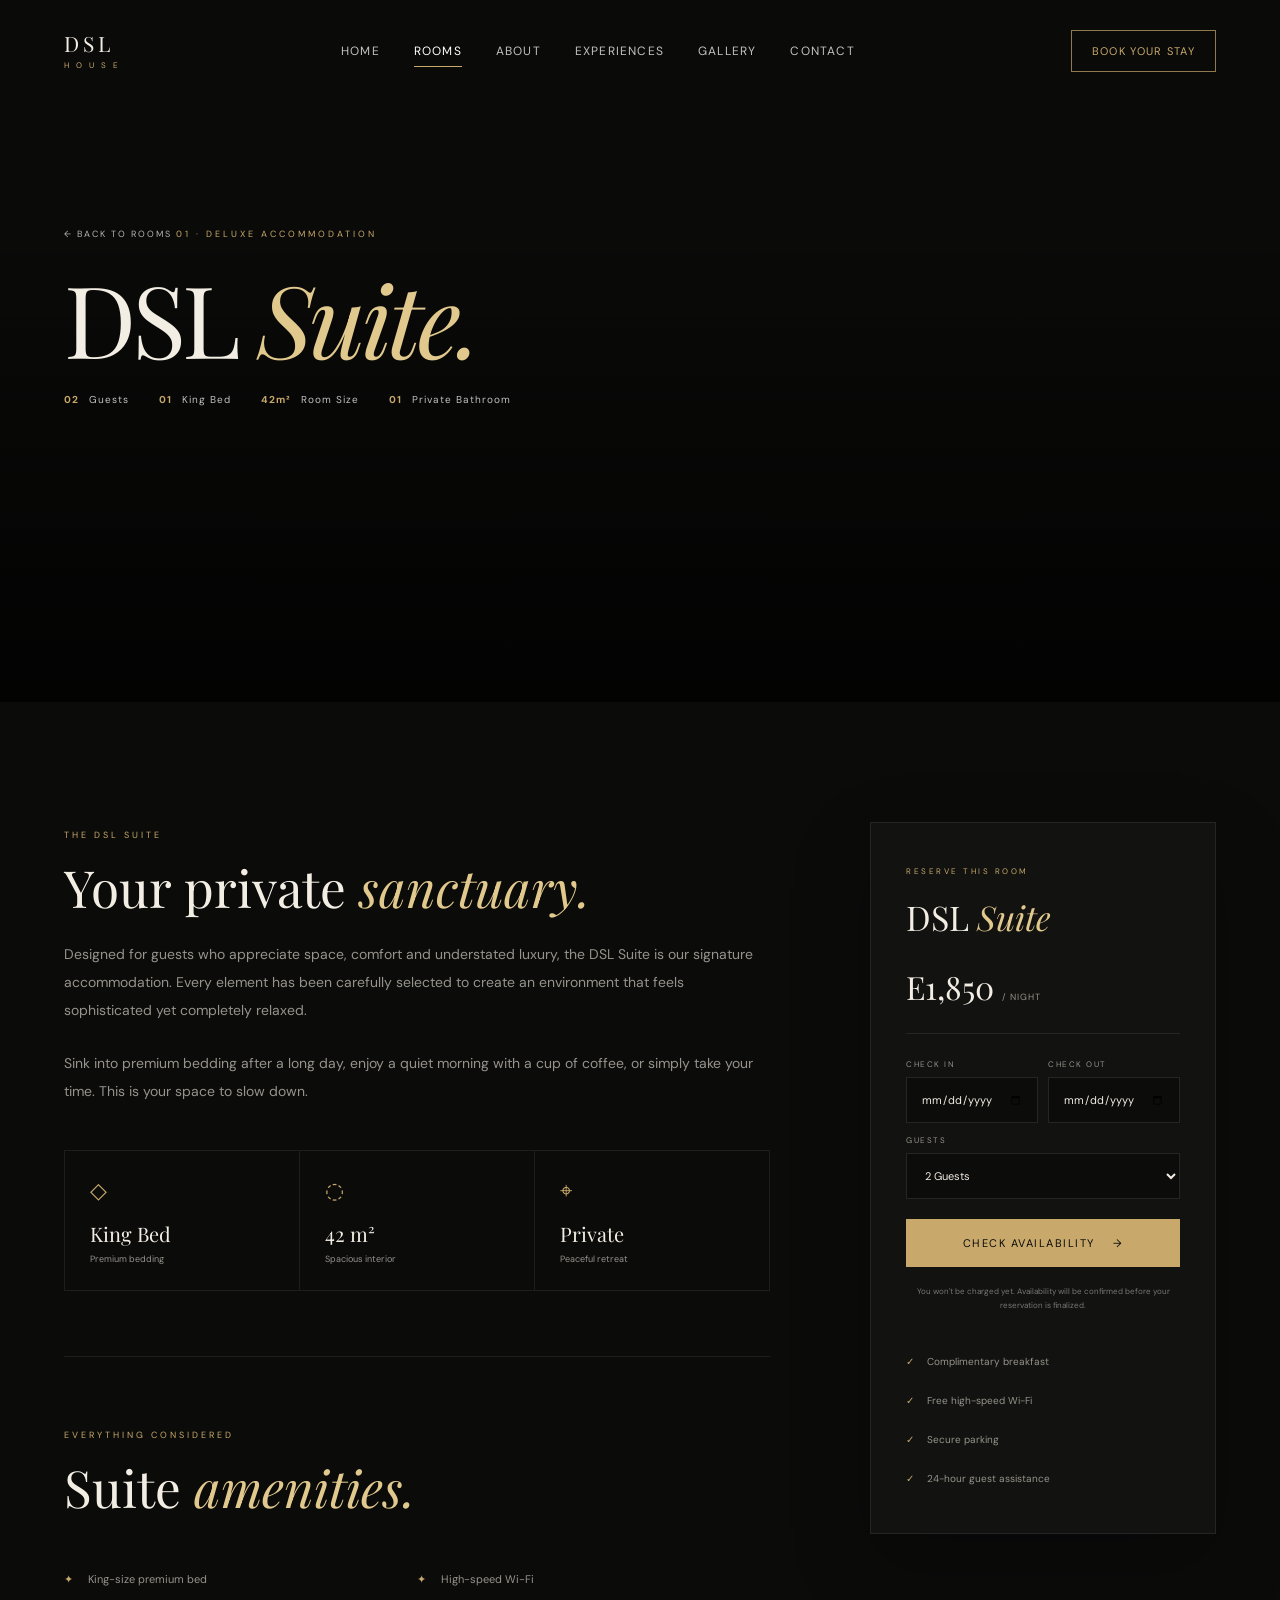
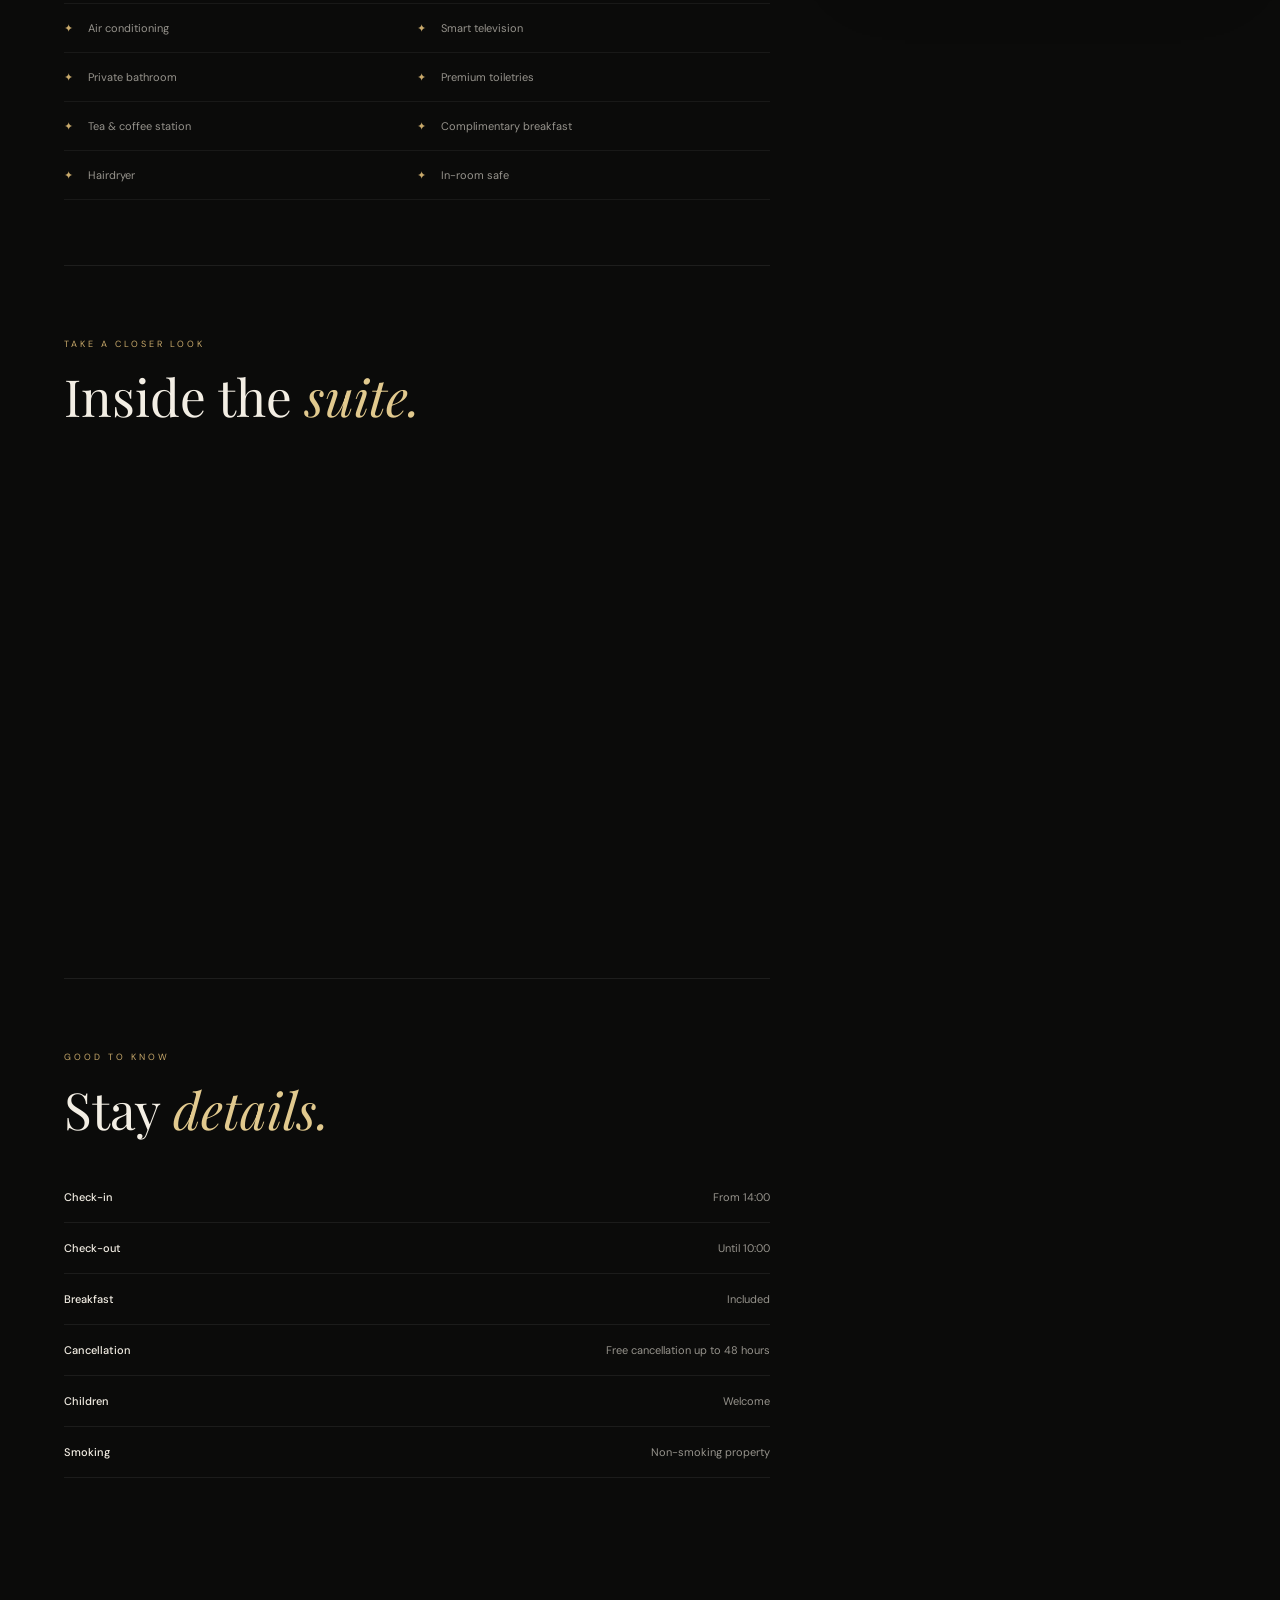
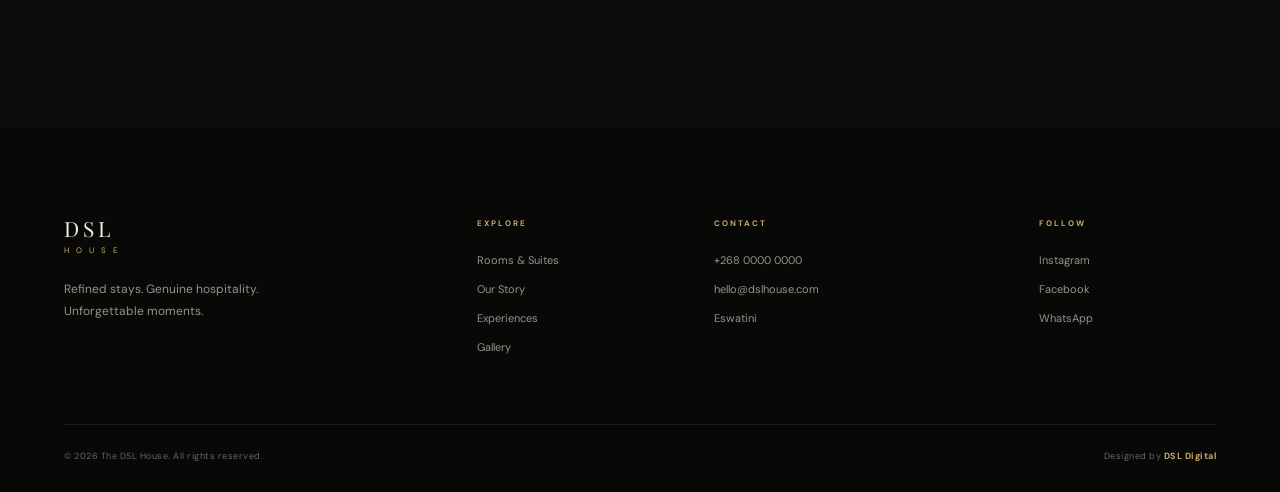
<file: luxury house demo/room-details.html>
<!DOCTYPE html>
<html lang="en">
<head>
    <meta charset="UTF-8">
    <meta name="viewport" content="width=device-width, initial-scale=1.0">

    <title>DSL Suite | The DSL House</title>

    <meta name="description"
          content="Discover the Montclair Suite at The Montclair House — an elegant private retreat designed for comfort, privacy and exceptional stays.">

    <link rel="preconnect" href="https://fonts.googleapis.com">
    <link rel="preconnect" href="https://fonts.gstatic.com" crossorigin>

    <link href="https://fonts.googleapis.com/css2?family=DM+Sans:wght@300;400;500;600;700&family=Playfair+Display:wght@400;500;600;700&display=swap" rel="stylesheet">

    <link rel="stylesheet" href="assets/css/style.css">

    <style>

        /* =====================================================
           ROOM DETAILS PAGE
        ===================================================== */

        .room-detail-hero {
            position: relative;
            height: 78vh;
            min-height: 650px;

            display: flex;
            align-items: flex-end;

            padding: 0 5% 75px;

            background:
                linear-gradient(
                    0deg,
                    rgba(0,0,0,.78),
                    rgba(0,0,0,.08) 70%
                ),
                url("https://images.unsplash.com/photo-1590490360182-c33d57733427?auto=format&fit=crop&w=2400&q=95")
                center / cover no-repeat;
        }

        .room-detail-hero-content {
            width: min(1240px, 100%);
            margin: auto;
        }

        .back-link {
            display: inline-flex;
            align-items: center;
            gap: 10px;

            margin-bottom: 30px;

            color: rgba(255,255,255,.7);

            font-size: 9px;
            letter-spacing: 2px;
            text-transform: uppercase;

            transition: .3s ease;
        }

        .back-link:hover {
            color: var(--gold);
        }

        .room-detail-hero h1 {
            font-family: var(--serif);
            font-size: clamp(55px, 8vw, 100px);
            font-weight: 400;
            line-height: .95;
            letter-spacing: -4px;
        }

        .room-detail-hero h1 em {
            color: var(--gold-light);
            font-style: italic;
        }

        .hero-room-meta {
            display: flex;
            flex-wrap: wrap;
            gap: 30px;

            margin-top: 28px;
        }

        .hero-room-meta span {
            color: rgba(255,255,255,.75);

            font-size: 10px;
            letter-spacing: 1px;
        }

        .hero-room-meta strong {
            color: var(--gold);
            margin-right: 6px;
        }


        /* =====================================================
           CONTENT LAYOUT
        ===================================================== */

        .room-detail-layout {
            width: min(1240px, 90%);

            margin: auto;

            padding: 120px 0;

            display: grid;
            grid-template-columns: 1.35fr .65fr;
            gap: 100px;
        }


        /* =====================================================
           MAIN CONTENT
        ===================================================== */

        .detail-section {
            padding-bottom: 65px;
            margin-bottom: 65px;

            border-bottom: 1px solid rgba(255,255,255,.08);
        }

        .detail-section:last-child {
            border-bottom: none;
        }

        .detail-label {
            color: var(--gold);

            font-size: 9px;
            letter-spacing: 3px;
            text-transform: uppercase;
        }

        .detail-section h2 {
            margin-top: 18px;

            font-size: clamp(38px, 4vw, 54px);
        }

        .detail-section h2 span {
            color: var(--gold-light);
            font-style: italic;
        }

        .detail-section > p {
            max-width: 700px;

            margin-top: 25px;

            color: var(--muted);

            font-size: 14px;
            line-height: 2;
        }


        /* =====================================================
           HIGHLIGHTS
        ===================================================== */

        .highlights {
            display: grid;
            grid-template-columns: repeat(3, 1fr);

            margin-top: 45px;

            border-top: 1px solid rgba(255,255,255,.08);
            border-left: 1px solid rgba(255,255,255,.08);
        }

        .highlight {
            padding: 25px;

            border-right: 1px solid rgba(255,255,255,.08);
            border-bottom: 1px solid rgba(255,255,255,.08);
        }

        .highlight-icon {
            color: var(--gold);

            font-size: 22px;
        }

        .highlight strong {
            display: block;

            margin-top: 15px;

            font-family: var(--serif);

            font-size: 20px;
            font-weight: 400;
        }

        .highlight span {
            display: block;

            margin-top: 6px;

            color: var(--muted);

            font-size: 9px;
        }


        /* =====================================================
           AMENITIES
        ===================================================== */

        .amenity-list {
            display: grid;
            grid-template-columns: repeat(2, 1fr);

            margin-top: 40px;

            gap: 0;
        }

        .amenity-item {
            display: flex;
            align-items: center;
            gap: 15px;

            padding: 17px 0;

            border-bottom: 1px solid rgba(255,255,255,.06);

            color: var(--muted);

            font-size: 11px;
        }

        .amenity-item span {
            color: var(--gold);
        }


        /* =====================================================
           GALLERY
        ===================================================== */

        .mini-gallery {
            display: grid;
            grid-template-columns: 1.3fr .7fr;
            grid-template-rows: 220px 220px;

            gap: 10px;

            margin-top: 40px;
        }

        .gallery-photo {
            background-position: center;
            background-size: cover;
        }

        .gallery-photo.large {
            grid-row: 1 / 3;
        }

        .gallery-photo.one {
            background-image:
                url("https://images.unsplash.com/photo-1590490360182-c33d57733427?auto=format&fit=crop&w=1200&q=90");
        }

        .gallery-photo.two {
            background-image:
                url("https://images.unsplash.com/photo-1616486338812-3dadae4b4ace?auto=format&fit=crop&w=900&q=90");
        }

        .gallery-photo.three {
            background-image:
                url("https://images.unsplash.com/photo-1600566753086-00f18fb6b3ea?auto=format&fit=crop&w=900&q=90");
        }


        /* =====================================================
           POLICIES
        ===================================================== */

        .policy-list {
            margin-top: 35px;
        }

        .policy {
            display: flex;
            justify-content: space-between;
            gap: 30px;

            padding: 18px 0;

            border-bottom: 1px solid rgba(255,255,255,.07);
        }

        .policy strong {
            font-size: 11px;
            font-weight: 500;
        }

        .policy span {
            color: var(--muted);

            font-size: 11px;

            text-align: right;
        }


        /* =====================================================
           BOOKING CARD
        ===================================================== */

        .booking-column {
            position: relative;
        }

        .booking-card {
            position: sticky;
            top: 110px;

            padding: 35px;

            background: #121210;

            border: 1px solid rgba(255,255,255,.08);

            box-shadow: 0 30px 70px rgba(0,0,0,.25);
        }

        .booking-card-label {
            color: var(--gold);

            font-size: 8px;
            letter-spacing: 2.5px;
            text-transform: uppercase;
        }

        .booking-card h3 {
            margin-top: 15px;

            font-family: var(--serif);

            font-size: 34px;
            font-weight: 400;
        }

        .booking-card h3 span {
            color: var(--gold-light);
            font-style: italic;
        }

        .booking-price {
            display: flex;
            align-items: baseline;
            gap: 8px;

            margin-top: 25px;

            padding-bottom: 25px;

            border-bottom: 1px solid rgba(255,255,255,.08);
        }

        .booking-price strong {
            font-family: var(--serif);

            font-size: 32px;

            font-weight: 400;
        }

        .booking-price span {
            color: var(--muted);

            font-size: 9px;
            letter-spacing: 1px;
        }


        /* =====================================================
           FORM
        ===================================================== */

        .booking-form {
            margin-top: 25px;
        }

        .form-row {
            display: grid;
            grid-template-columns: 1fr 1fr;

            gap: 10px;
        }

        .form-group {
            margin-bottom: 12px;
        }

        .form-group label {
            display: block;

            margin-bottom: 8px;

            color: var(--muted);

            font-size: 8px;
            letter-spacing: 1.5px;
            text-transform: uppercase;
        }

        .form-group input,
        .form-group select {
            width: 100%;

            padding: 14px;

            border: 1px solid rgba(255,255,255,.1);

            outline: none;

            background: #0c0c0b;
            color: var(--cream);

            font-size: 11px;
        }

        .form-group input:focus,
        .form-group select:focus {
            border-color: var(--gold);
        }

        .check-button {
            width: 100%;

            margin-top: 8px;

            border: none;

            cursor: pointer;

            justify-content: center;
        }

        .booking-note {
            margin-top: 18px;

            color: #777;

            font-size: 8px;

            text-align: center;
            line-height: 1.7;
        }


        /* =====================================================
           QUICK INFO
        ===================================================== */

        .quick-info {
            margin-top: 30px;
        }

        .quick-info-item {
            display: flex;
            align-items: center;
            gap: 13px;

            padding: 13px 0;

            color: var(--muted);

            font-size: 10px;
        }

        .quick-info-item span {
            color: var(--gold);
        }


        /* =====================================================
           RESPONSIVE
        ===================================================== */

        @media(max-width: 950px) {

            .room-detail-layout {
                grid-template-columns: 1fr;

                gap: 60px;
            }

            .booking-card {
                position: relative;
                top: auto;
            }

        }

        @media(max-width: 600px) {

            .room-detail-hero {
                height: 650px;
                min-height: 650px;

                padding-bottom: 55px;
            }

            .room-detail-hero h1 {
                font-size: 57px;
                letter-spacing: -2px;
            }

            .hero-room-meta {
                gap: 15px;
            }

            .room-detail-layout {
                padding: 80px 0;
            }

            .highlights {
                grid-template-columns: 1fr;
            }

            .amenity-list {
                grid-template-columns: 1fr;
            }

            .mini-gallery {
                grid-template-columns: 1fr;
                grid-template-rows: 350px 200px 200px;
            }

            .gallery-photo.large {
                grid-row: auto;
            }

            .booking-card {
                padding: 25px;
            }

            .form-row {
                grid-template-columns: 1fr;
            }

        }

    </style>
</head>

<body>


<!-- =====================================================
     NAVIGATION
===================================================== -->

<header class="navbar">

    <a href="index.html" class="logo">

        <span class="logo-main">
            DSL
        </span>

        <span class="logo-sub">
            HOUSE
        </span>

    </a>


    <nav class="nav-links">

        <a href="index.html">
            Home
        </a>

        <a href="rooms.html" class="active">
            Rooms
        </a>

        <a href="about.html">
            About
        </a>

        <a href="experiences.html">
            Experiences
        </a>

        <a href="gallery.html">
            Gallery
        </a>

        <a href="contact.html">
            Contact
        </a>

    </nav>


    <a href="booking.html" class="nav-button">
        Book Your Stay
    </a>


    <button class="menu-toggle" aria-label="Open menu">

        <span></span>
        <span></span>
        <span></span>

    </button>

</header>


<!-- =====================================================
     HERO
===================================================== -->

<section class="room-detail-hero">

    <div class="room-detail-hero-content">

        <a href="rooms.html" class="back-link">
            ← Back to Rooms
        </a>

        <span class="section-label">
            01 · DELUXE ACCOMMODATION
        </span>

        <h1>
            DSL
            <em>Suite.</em>
        </h1>


        <div class="hero-room-meta">

            <span>
                <strong>02</strong>
                Guests
            </span>

            <span>
                <strong>01</strong>
                King Bed
            </span>

            <span>
                <strong>42m²</strong>
                Room Size
            </span>

            <span>
                <strong>01</strong>
                Private Bathroom
            </span>

        </div>

    </div>

</section>


<!-- =====================================================
     MAIN CONTENT
===================================================== -->

<main class="room-detail-layout">


    <!-- =================================================
         LEFT COLUMN
    ================================================== -->

    <div class="room-main-content">


        <!-- INTRO -->

        <section class="detail-section">

            <span class="detail-label">
                THE DSL SUITE
            </span>

            <h2>
                Your private
                <span>sanctuary.</span>
            </h2>

            <p>
                Designed for guests who appreciate space, comfort and
                understated luxury, the DSL Suite is our signature
                accommodation. Every element has been carefully selected
                to create an environment that feels sophisticated yet
                completely relaxed.
            </p>

            <p>
                Sink into premium bedding after a long day, enjoy a quiet
                morning with a cup of coffee, or simply take your time.
                This is your space to slow down.
            </p>


            <div class="highlights">

                <div class="highlight">

                    <div class="highlight-icon">
                        ◇
                    </div>

                    <strong>
                        King Bed
                    </strong>

                    <span>
                        Premium bedding
                    </span>

                </div>


                <div class="highlight">

                    <div class="highlight-icon">
                        ◌
                    </div>

                    <strong>
                        42 m²
                    </strong>

                    <span>
                        Spacious interior
                    </span>

                </div>


                <div class="highlight">

                    <div class="highlight-icon">
                        ⌖
                    </div>

                    <strong>
                        Private
                    </strong>

                    <span>
                        Peaceful retreat
                    </span>

                </div>

            </div>

        </section>


        <!-- AMENITIES -->

        <section class="detail-section">

            <span class="detail-label">
                EVERYTHING CONSIDERED
            </span>

            <h2>
                Suite
                <span>amenities.</span>
            </h2>


            <div class="amenity-list">

                <div class="amenity-item">
                    <span>✦</span>
                    King-size premium bed
                </div>

                <div class="amenity-item">
                    <span>✦</span>
                    High-speed Wi-Fi
                </div>

                <div class="amenity-item">
                    <span>✦</span>
                    Air conditioning
                </div>

                <div class="amenity-item">
                    <span>✦</span>
                    Smart television
                </div>

                <div class="amenity-item">
                    <span>✦</span>
                    Private bathroom
                </div>

                <div class="amenity-item">
                    <span>✦</span>
                    Premium toiletries
                </div>

                <div class="amenity-item">
                    <span>✦</span>
                    Tea & coffee station
                </div>

                <div class="amenity-item">
                    <span>✦</span>
                    Complimentary breakfast
                </div>

                <div class="amenity-item">
                    <span>✦</span>
                    Hairdryer
                </div>

                <div class="amenity-item">
                    <span>✦</span>
                    In-room safe
                </div>

            </div>

        </section>


        <!-- GALLERY -->

        <section class="detail-section">

            <span class="detail-label">
                TAKE A CLOSER LOOK
            </span>

            <h2>
                Inside the
                <span>suite.</span>
            </h2>


            <div class="mini-gallery">

                <div class="gallery-photo large one"></div>

                <div class="gallery-photo two"></div>

                <div class="gallery-photo three"></div>

            </div>

        </section>


        <!-- POLICIES -->

        <section class="detail-section">

            <span class="detail-label">
                GOOD TO KNOW
            </span>

            <h2>
                Stay
                <span>details.</span>
            </h2>


            <div class="policy-list">

                <div class="policy">

                    <strong>
                        Check-in
                    </strong>

                    <span>
                        From 14:00
                    </span>

                </div>


                <div class="policy">

                    <strong>
                        Check-out
                    </strong>

                    <span>
                        Until 10:00
                    </span>

                </div>


                <div class="policy">

                    <strong>
                        Breakfast
                    </strong>

                    <span>
                        Included
                    </span>

                </div>


                <div class="policy">

                    <strong>
                        Cancellation
                    </strong>

                    <span>
                        Free cancellation up to 48 hours
                    </span>

                </div>


                <div class="policy">

                    <strong>
                        Children
                    </strong>

                    <span>
                        Welcome
                    </span>

                </div>


                <div class="policy">

                    <strong>
                        Smoking
                    </strong>

                    <span>
                        Non-smoking property
                    </span>

                </div>

            </div>

        </section>

    </div>


    <!-- =================================================
         RIGHT BOOKING COLUMN
    ================================================== -->

    <aside class="booking-column">

        <div class="booking-card">

            <span class="booking-card-label">
                RESERVE THIS ROOM
            </span>

            <h3>
                DSL
                <span>Suite</span>
            </h3>


            <div class="booking-price">

                <strong>
                    E1,850
                </strong>

                <span>
                    / NIGHT
                </span>

            </div>


            <form class="booking-form"
                  action="booking.html"
                  method="get">

                <div class="form-row">

                    <div class="form-group">

                        <label for="checkin">
                            Check In
                        </label>

                        <input
                            type="date"
                            id="checkin"
                            name="checkin"
                            required
                        >

                    </div>


                    <div class="form-group">

                        <label for="checkout">
                            Check Out
                        </label>

                        <input
                            type="date"
                            id="checkout"
                            name="checkout"
                            required
                        >

                    </div>

                </div>


                <div class="form-group">

                    <label for="guests">
                        Guests
                    </label>

                    <select id="guests" name="guests">

                        <option>
                            1 Guest
                        </option>

                        <option selected>
                            2 Guests
                        </option>

                        <option>
                            3 Guests
                        </option>

                        <option>
                            4 Guests
                        </option>

                    </select>

                </div>


                <button
                    type="submit"
                    class="btn btn-gold check-button">

                    Check Availability
                    <span>→</span>

                </button>

            </form>


            <p class="booking-note">
                You won't be charged yet. Availability will be
                confirmed before your reservation is finalized.
            </p>


            <div class="quick-info">

                <div class="quick-info-item">

                    <span>✓</span>

                    Complimentary breakfast

                </div>


                <div class="quick-info-item">

                    <span>✓</span>

                    Free high-speed Wi-Fi

                </div>


                <div class="quick-info-item">

                    <span>✓</span>

                    Secure parking

                </div>


                <div class="quick-info-item">

                    <span>✓</span>

                    24-hour guest assistance

                </div>

            </div>

        </div>

    </aside>

</main>


<!-- =====================================================
     FOOTER
===================================================== -->

<footer class="footer">

    <div class="footer-top">

        <div class="footer-brand">

            <a href="index.html" class="logo">

                <span class="logo-main">
                    DSL
                </span>

                <span class="logo-sub">
                    HOUSE
                </span>

            </a>

            <p>
                Refined stays. Genuine hospitality.
                Unforgettable moments.
            </p>

        </div>


        <div class="footer-column">

            <h4>
                EXPLORE
            </h4>

            <a href="rooms.html">
                Rooms & Suites
            </a>

            <a href="about.html">
                Our Story
            </a>

            <a href="experiences.html">
                Experiences
            </a>

            <a href="gallery.html">
                Gallery
            </a>

        </div>


        <div class="footer-column">

            <h4>
                CONTACT
            </h4>

            <a href="tel:+26800000000">
                +268 0000 0000
            </a>

            <a href="mailto:hello@dslhouse.com">
                hello@dslhouse.com
            </a>

            <span>
                Eswatini
            </span>

        </div>


        <div class="footer-column">

            <h4>
                FOLLOW
            </h4>

            <a href="#">
                Instagram
            </a>

            <a href="#">
                Facebook
            </a>

            <a href="#">
                WhatsApp
            </a>

        </div>

    </div>


    <div class="footer-bottom">

        <span>
            © 2026 The DSL House. All rights reserved.
        </span>

        <span>
            Designed by <strong>DSL Digital</strong>
        </span>

    </div>

</footer>


<script src="assets/js/main.js"></script>

</body>
</html>
</file>
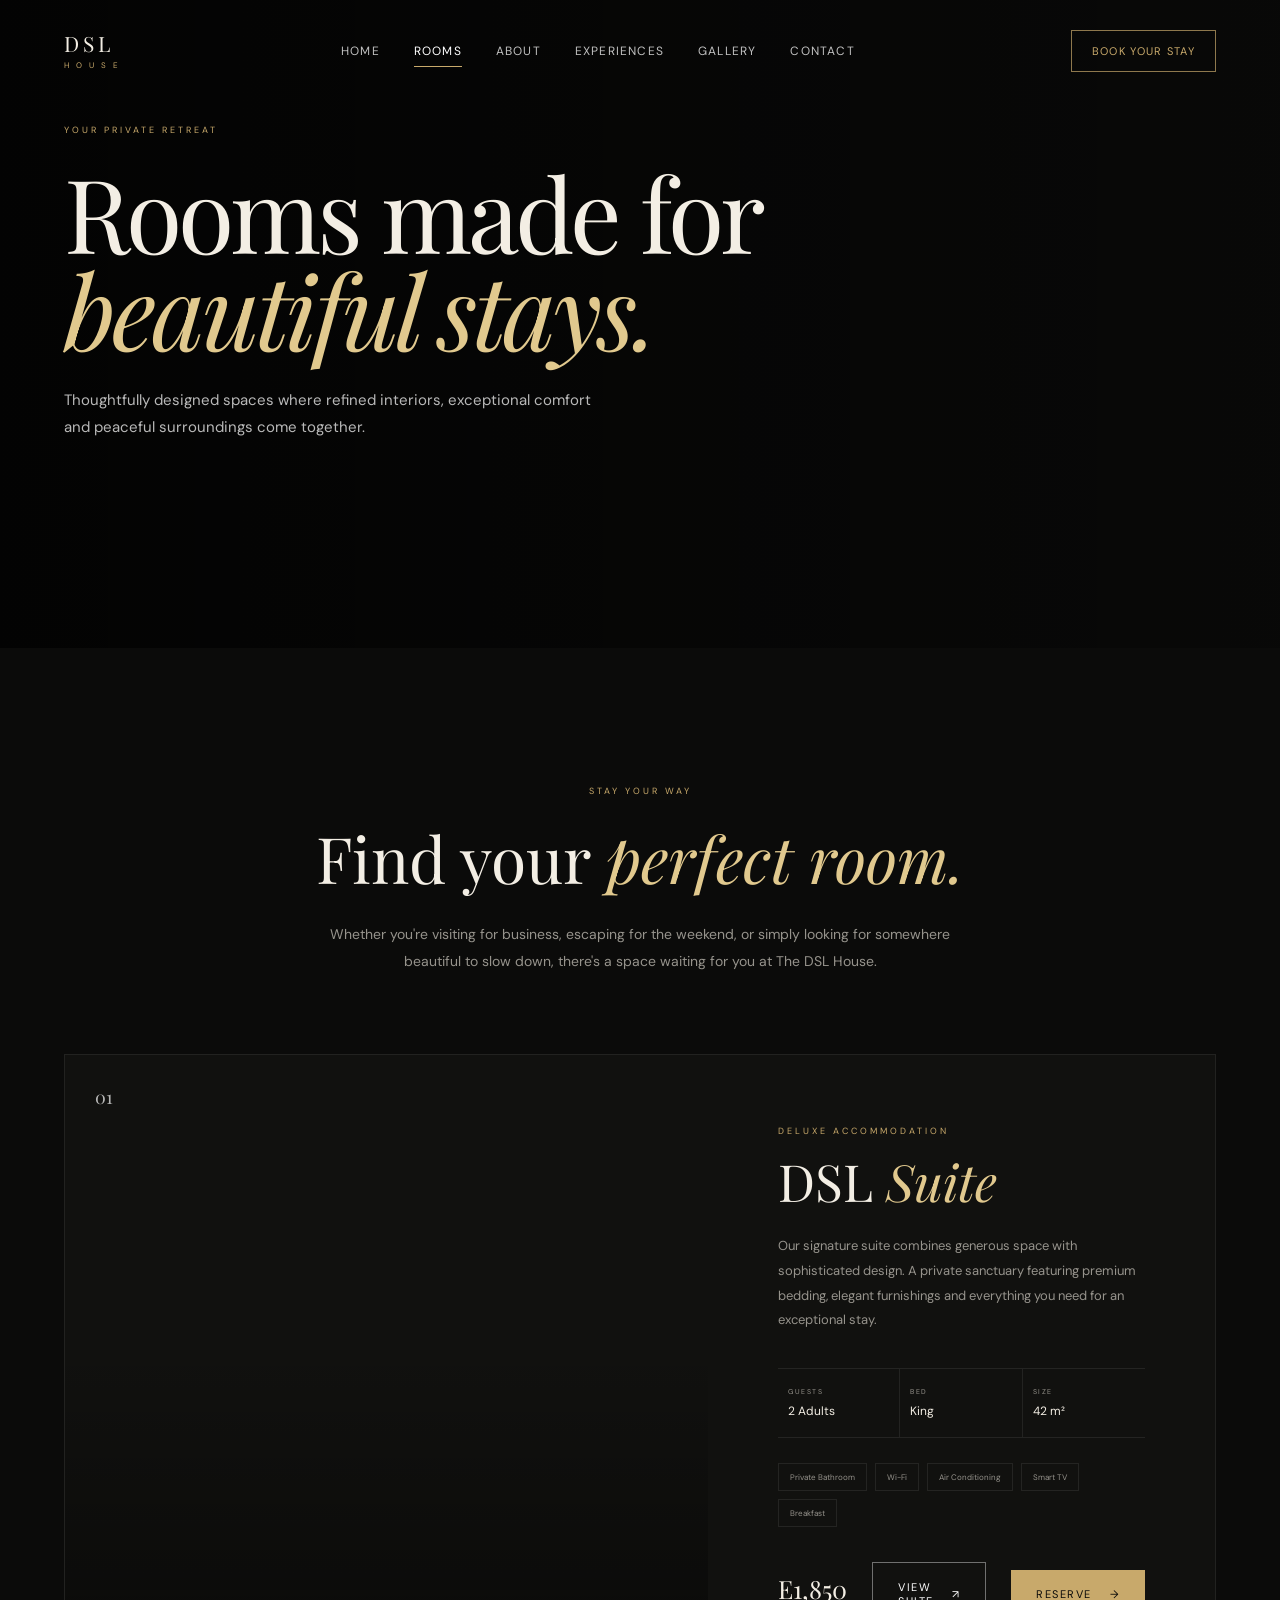
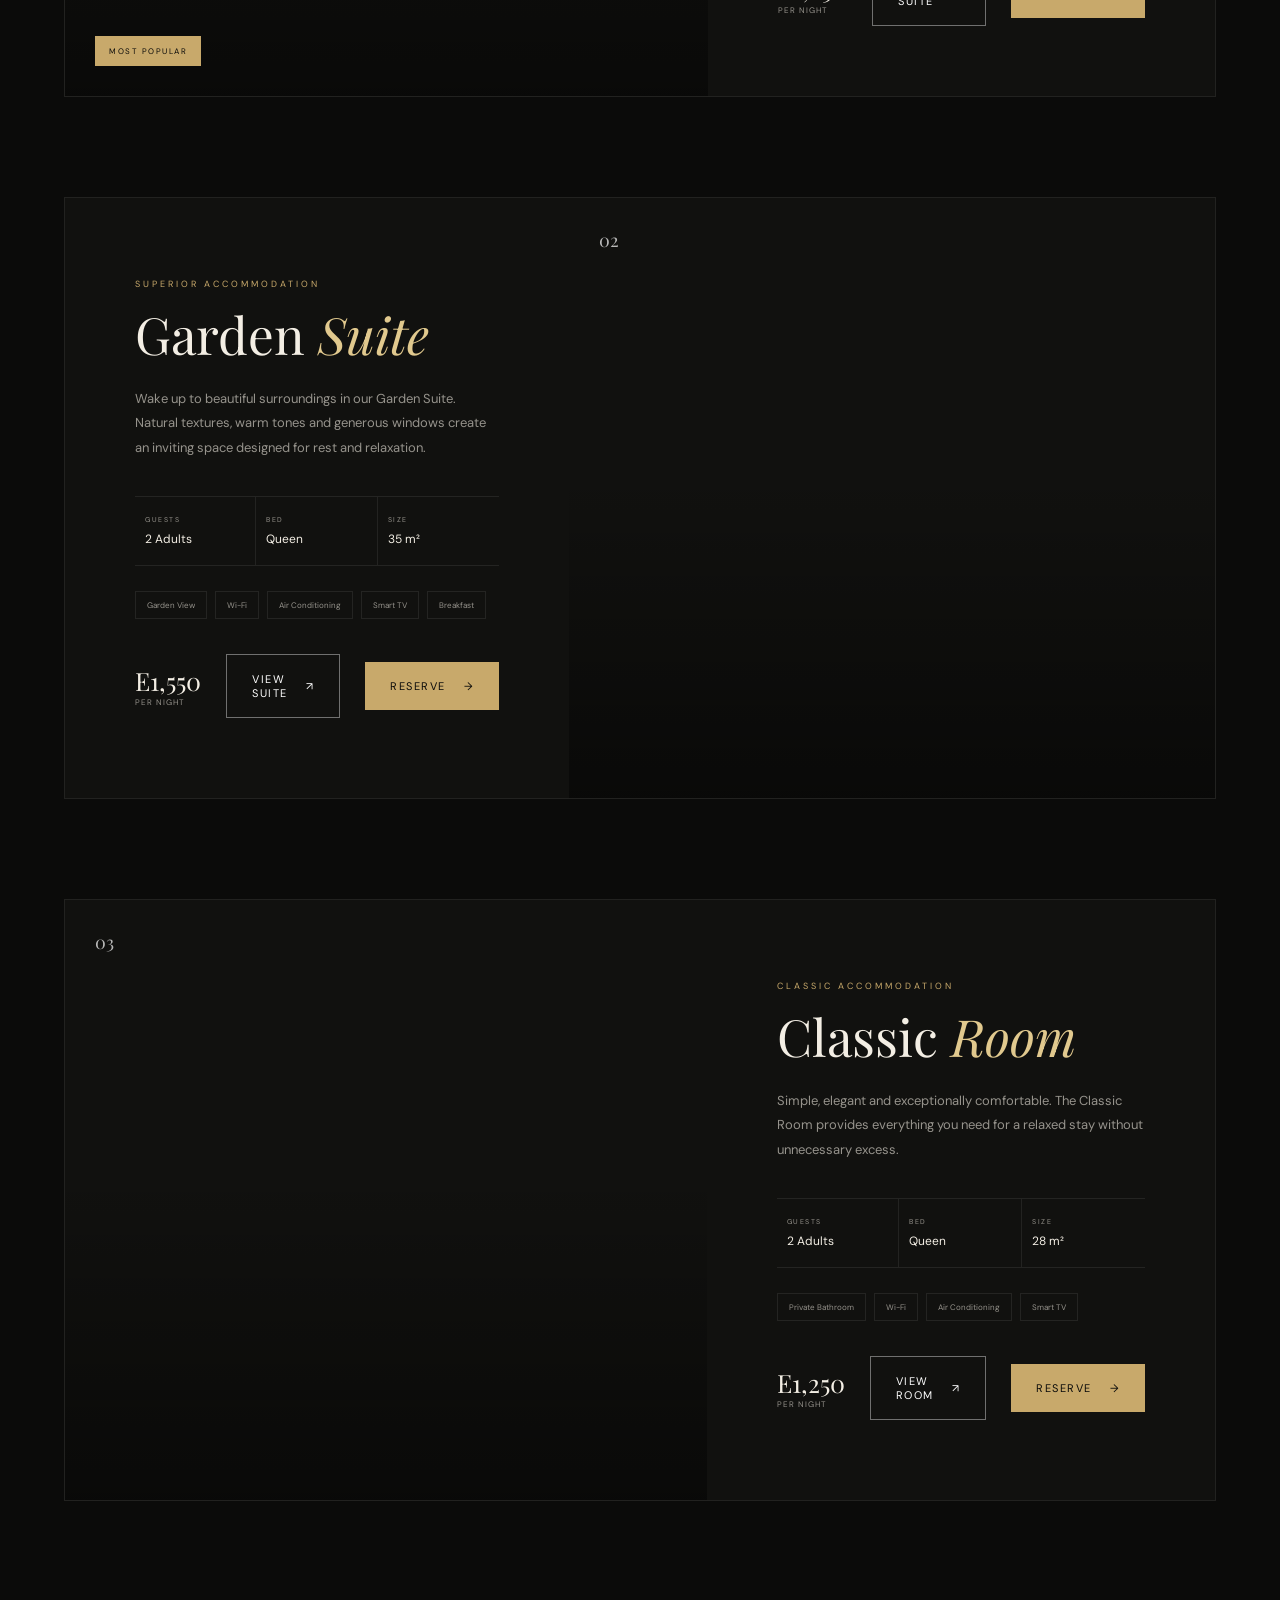
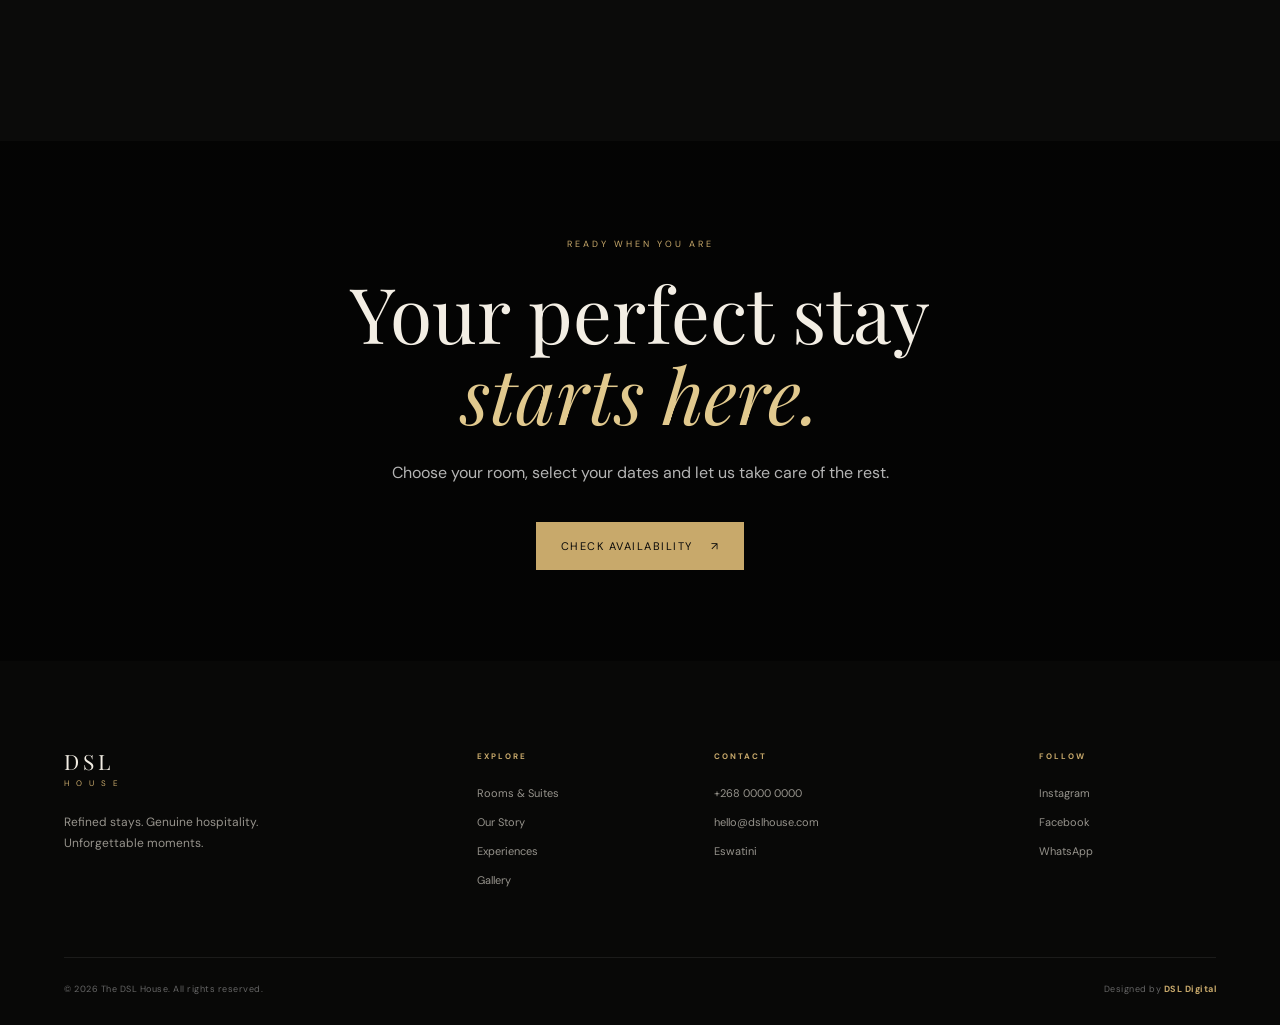
<file: luxury house demo/rooms.html>
<!DOCTYPE html>
<html lang="en">
<head>
    <meta charset="UTF-8">
    <meta name="viewport" content="width=device-width, initial-scale=1.0">

    <title>Rooms & Suites | The DSL House</title>

    <meta name="description"
          content="Explore the elegant rooms and suites at The DSL House. Designed for comfort, privacy and unforgettable stays.">

    <link rel="preconnect" href="https://fonts.googleapis.com">
    <link rel="preconnect" href="https://fonts.gstatic.com" crossorigin>

    <link href="https://fonts.googleapis.com/css2?family=DM+Sans:wght@300;400;500;600;700&family=Playfair+Display:wght@400;500;600;700&display=swap" rel="stylesheet">

    <link rel="stylesheet" href="assets/css/style.css">

    <style>

        /* =====================================================
           ROOMS PAGE
        ===================================================== */

        .rooms-hero {
            position: relative;
            min-height: 72vh;

            display: flex;
            align-items: flex-end;

            padding: 0 5% 90px;

            background:
                linear-gradient(
                    90deg,
                    rgba(0,0,0,.72),
                    rgba(0,0,0,.25)
                ),
                url("https://images.unsplash.com/photo-1584132967334-10e028bd69f7?auto=format&fit=crop&w=2200&q=90")
                center / cover no-repeat;
        }

        .rooms-hero-content {
            position: relative;
            z-index: 2;

            width: min(1240px, 100%);
            margin: auto;
        }

        .rooms-hero-content h1 {
            max-width: 800px;

            margin-top: 25px;

            font-family: var(--serif);
            font-size: clamp(55px, 8vw, 105px);
            font-weight: 400;
            line-height: .95;
            letter-spacing: -4px;
        }

        .rooms-hero-content h1 em {
            color: var(--gold-light);
            font-style: italic;
        }

        .rooms-hero-content p {
            max-width: 540px;

            margin-top: 30px;

            color: rgba(255,255,255,.72);

            font-size: 15px;
            line-height: 1.8;
        }


        /* =====================================================
           INTRO
        ===================================================== */

        .rooms-intro {
            width: min(900px, 90%);

            margin: auto;

            padding: 130px 0 80px;

            text-align: center;
        }

        .rooms-intro h2 {
            margin-top: 25px;
        }

        .rooms-intro p {
            max-width: 650px;

            margin: 30px auto 0;

            color: var(--muted);

            font-size: 14px;
            line-height: 1.9;
        }


        /* =====================================================
           ROOM LIST
        ===================================================== */

        .rooms-list {
            width: min(1240px, 90%);

            margin: auto;

            padding-bottom: 140px;
        }

        .luxury-room {
            display: grid;
            grid-template-columns: 1.15fr .85fr;

            min-height: 600px;

            margin-bottom: 100px;

            background: #11110f;

            border: 1px solid rgba(255,255,255,.07);
        }

        .luxury-room.reverse {
            grid-template-columns: .85fr 1.15fr;
        }

        .luxury-room.reverse .luxury-room-image {
            order: 2;
        }

        .luxury-room.reverse .luxury-room-content {
            order: 1;
        }

        .luxury-room-image {
            position: relative;

            min-height: 600px;

            overflow: hidden;

            background-size: cover;
            background-position: center;
        }

        .suite-image {
            background-image:
                url("https://images.unsplash.com/photo-1590490360182-c33d57733427?auto=format&fit=crop&w=1600&q=90");
        }

        .garden-image {
            background-image:
                url("https://images.unsplash.com/photo-1611892440504-42a792e24d32?auto=format&fit=crop&w=1600&q=90");
        }

        .classic-image {
            background-image:
                url("https://images.unsplash.com/photo-1595576508898-0ad5c879a061?auto=format&fit=crop&w=1600&q=90");
        }

        .luxury-room-image::after {
            content: "";

            position: absolute;
            inset: 0;

            background:
                linear-gradient(
                    0deg,
                    rgba(0,0,0,.45),
                    transparent 55%
                );
        }

        .room-number {
            position: absolute;
            top: 30px;
            left: 30px;

            z-index: 2;

            color: rgba(255,255,255,.7);

            font-family: var(--serif);
            font-size: 18px;
        }

        .room-image-label {
            position: absolute;
            bottom: 30px;
            left: 30px;

            z-index: 2;

            padding: 10px 14px;

            background: var(--gold);
            color: var(--black);

            font-size: 8px;
            letter-spacing: 1.5px;
            text-transform: uppercase;
        }

        .luxury-room-content {
            display: flex;
            flex-direction: column;
            justify-content: center;

            padding: 70px;
        }

        .luxury-room-content .room-category {
            color: var(--gold);

            font-size: 9px;
            letter-spacing: 3px;
            text-transform: uppercase;
        }

        .luxury-room-content h2 {
            margin-top: 18px;

            font-size: clamp(38px, 4vw, 58px);
        }

        .luxury-room-content > p {
            max-width: 470px;

            margin-top: 25px;

            color: var(--muted);

            font-size: 13px;
            line-height: 1.9;
        }


        /* =====================================================
           ROOM DETAILS
        ===================================================== */

        .room-specs {
            display: grid;
            grid-template-columns: repeat(3, 1fr);

            max-width: 500px;

            margin-top: 35px;

            border-top: 1px solid rgba(255,255,255,.08);
            border-bottom: 1px solid rgba(255,255,255,.08);
        }

        .room-spec {
            padding: 18px 10px;

            border-right: 1px solid rgba(255,255,255,.08);
        }

        .room-spec:last-child {
            border-right: none;
        }

        .room-spec small {
            display: block;

            color: var(--muted);

            font-size: 7px;
            letter-spacing: 1.5px;
            text-transform: uppercase;
        }

        .room-spec strong {
            display: block;

            margin-top: 7px;

            font-size: 12px;
            font-weight: 400;
        }

        .room-amenities {
            display: flex;
            flex-wrap: wrap;

            gap: 8px;

            margin-top: 25px;
        }

        .room-amenities span {
            padding: 8px 11px;

            border: 1px solid rgba(255,255,255,.08);

            color: var(--muted);

            font-size: 8px;
        }

        .room-actions {
            display: flex;
            align-items: center;
            gap: 25px;

            margin-top: 35px;
        }

        .room-rate {
            display: flex;
            flex-direction: column;
        }

        .room-rate strong {
            font-family: var(--serif);

            font-size: 25px;

            font-weight: 400;
        }

        .room-rate span {
            color: var(--muted);

            font-size: 8px;
            letter-spacing: 1px;
        }


        /* =====================================================
           BOTTOM CTA
        ===================================================== */

        .rooms-cta {
            position: relative;

            min-height: 520px;

            display: flex;
            justify-content: center;
            align-items: center;

            text-align: center;

            background:
                linear-gradient(
                    rgba(0,0,0,.65),
                    rgba(0,0,0,.65)
                ),
                url("https://images.unsplash.com/photo-1564501049412-61c2a3083791?auto=format&fit=crop&w=2200&q=90")
                center / cover no-repeat;
        }

        .rooms-cta-content {
            max-width: 700px;

            padding: 30px;
        }

        .rooms-cta-content h2 {
            margin-top: 20px;

            font-size: clamp(48px, 6vw, 78px);
        }

        .rooms-cta-content p {
            margin: 25px auto 35px;

            color: rgba(255,255,255,.7);

            line-height: 1.8;
        }


        /* =====================================================
           RESPONSIVE
        ===================================================== */

        @media(max-width: 900px) {

            .luxury-room,
            .luxury-room.reverse {
                grid-template-columns: 1fr;
            }

            .luxury-room.reverse .luxury-room-image {
                order: 1;
            }

            .luxury-room.reverse .luxury-room-content {
                order: 2;
            }

            .luxury-room-image {
                min-height: 500px;
            }

            .luxury-room-content {
                padding: 55px 40px;
            }
        }


        @media(max-width: 600px) {

            .rooms-hero {
                min-height: 650px;
                padding-bottom: 65px;
            }

            .rooms-hero-content h1 {
                font-size: 57px;
                letter-spacing: -2px;
            }

            .rooms-intro {
                padding: 90px 0 60px;
            }

            .rooms-list {
                padding-bottom: 80px;
            }

            .luxury-room {
                margin-bottom: 60px;
            }

            .luxury-room-image {
                min-height: 400px;
            }

            .luxury-room-content {
                padding: 45px 25px;
            }

            .room-specs {
                grid-template-columns: 1fr;
            }

            .room-spec {
                border-right: none;
                border-bottom: 1px solid rgba(255,255,255,.08);
            }

            .room-spec:last-child {
                border-bottom: none;
            }

            .room-actions {
                flex-direction: column;
                align-items: flex-start;
            }

            .rooms-cta {
                min-height: 500px;
            }
        }

    </style>
</head>

<body>


<!-- =====================================================
     NAVIGATION
===================================================== -->

<header class="navbar">

    <a href="index.html" class="logo">
        <span class="logo-main">DSL</span>
        <span class="logo-sub">HOUSE</span>
    </a>

    <nav class="nav-links">

        <a href="index.html">Home</a>

        <a href="rooms.html" class="active">
            Rooms
        </a>

        <a href="about.html">
            About
        </a>

        <a href="experiences.html">
            Experiences
        </a>

        <a href="gallery.html">
            Gallery
        </a>

        <a href="contact.html">
            Contact
        </a>

    </nav>

    <a href="booking.html" class="nav-button">
        Book Your Stay
    </a>

    <button class="menu-toggle" aria-label="Open menu">

        <span></span>
        <span></span>
        <span></span>

    </button>

</header>


<!-- =====================================================
     HERO
===================================================== -->

<section class="rooms-hero">

    <div class="rooms-hero-content">

        <span class="section-label">
            YOUR PRIVATE RETREAT
        </span>

        <h1>
            Rooms made for
            <em>beautiful stays.</em>
        </h1>

        <p>
            Thoughtfully designed spaces where refined interiors,
            exceptional comfort and peaceful surroundings come together.
        </p>

    </div>

</section>


<!-- =====================================================
     INTRO
===================================================== -->

<section class="rooms-intro">

    <span class="section-label">
        STAY YOUR WAY
    </span>

    <h2>
        Find your
        <span>perfect room.</span>
    </h2>

    <p>
        Whether you're visiting for business, escaping for the weekend,
        or simply looking for somewhere beautiful to slow down,
        there's a space waiting for you at The DSL House.
    </p>

</section>


<!-- =====================================================
     ROOMS
===================================================== -->

<section class="rooms-list">


    <!-- =================================================
         ROOM 01
    ================================================== -->

    <article class="luxury-room">

        <div class="luxury-room-image suite-image">

            <span class="room-number">
                01
            </span>

            <span class="room-image-label">
                Most Popular
            </span>

        </div>


        <div class="luxury-room-content">

            <span class="room-category">
                Deluxe Accommodation
            </span>

            <h2>
                DSL
                <span>Suite</span>
            </h2>

            <p>
                Our signature suite combines generous space with
                sophisticated design. A private sanctuary featuring
                premium bedding, elegant furnishings and everything
                you need for an exceptional stay.
            </p>


            <div class="room-specs">

                <div class="room-spec">

                    <small>
                        Guests
                    </small>

                    <strong>
                        2 Adults
                    </strong>

                </div>


                <div class="room-spec">

                    <small>
                        Bed
                    </small>

                    <strong>
                        King
                    </strong>

                </div>


                <div class="room-spec">

                    <small>
                        Size
                    </small>

                    <strong>
                        42 m²
                    </strong>

                </div>

            </div>


            <div class="room-amenities">

                <span>
                    Private Bathroom
                </span>

                <span>
                    Wi-Fi
                </span>

                <span>
                    Air Conditioning
                </span>

                <span>
                    Smart TV
                </span>

                <span>
                    Breakfast
                </span>

            </div>


            <div class="room-actions">

                <div class="room-rate">

                    <strong>
                        E1,850
                    </strong>

                    <span>
                        PER NIGHT
                    </span>

                </div>

                <a href="room-details.html" class="btn btn-outline">
                    View Suite
                    <span>↗</span>
                </a>

                <a href="booking.html" class="btn btn-gold">
                    Reserve
                    <span>→</span>
                </a>

            </div>

        </div>

    </article>


    <!-- =================================================
         ROOM 02
    ================================================== -->

    <article class="luxury-room reverse">

        <div class="luxury-room-image garden-image">

            <span class="room-number">
                02
            </span>

        </div>


        <div class="luxury-room-content">

            <span class="room-category">
                Superior Accommodation
            </span>

            <h2>
                Garden
                <span>Suite</span>
            </h2>

            <p>
                Wake up to beautiful surroundings in our Garden Suite.
                Natural textures, warm tones and generous windows create
                an inviting space designed for rest and relaxation.
            </p>


            <div class="room-specs">

                <div class="room-spec">

                    <small>
                        Guests
                    </small>

                    <strong>
                        2 Adults
                    </strong>

                </div>


                <div class="room-spec">

                    <small>
                        Bed
                    </small>

                    <strong>
                        Queen
                    </strong>

                </div>


                <div class="room-spec">

                    <small>
                        Size
                    </small>

                    <strong>
                        35 m²
                    </strong>

                </div>

            </div>


            <div class="room-amenities">

                <span>
                    Garden View
                </span>

                <span>
                    Wi-Fi
                </span>

                <span>
                    Air Conditioning
                </span>

                <span>
                    Smart TV
                </span>

                <span>
                    Breakfast
                </span>

            </div>


            <div class="room-actions">

                <div class="room-rate">

                    <strong>
                        E1,550
                    </strong>

                    <span>
                        PER NIGHT
                    </span>

                </div>

                <a href="room-details.html" class="btn btn-outline">
                    View Suite
                    <span>↗</span>
                </a>

                <a href="booking.html" class="btn btn-gold">
                    Reserve
                    <span>→</span>
                </a>

            </div>

        </div>

    </article>


    <!-- =================================================
         ROOM 03
    ================================================== -->

    <article class="luxury-room">

        <div class="luxury-room-image classic-image">

            <span class="room-number">
                03
            </span>

        </div>


        <div class="luxury-room-content">

            <span class="room-category">
                Classic Accommodation
            </span>

            <h2>
                Classic
                <span>Room</span>
            </h2>

            <p>
                Simple, elegant and exceptionally comfortable.
                The Classic Room provides everything you need for
                a relaxed stay without unnecessary excess.
            </p>


            <div class="room-specs">

                <div class="room-spec">

                    <small>
                        Guests
                    </small>

                    <strong>
                        2 Adults
                    </strong>

                </div>


                <div class="room-spec">

                    <small>
                        Bed
                    </small>

                    <strong>
                        Queen
                    </strong>

                </div>


                <div class="room-spec">

                    <small>
                        Size
                    </small>

                    <strong>
                        28 m²
                    </strong>

                </div>

            </div>


            <div class="room-amenities">

                <span>
                    Private Bathroom
                </span>

                <span>
                    Wi-Fi
                </span>

                <span>
                    Air Conditioning
                </span>

                <span>
                    Smart TV
                </span>

            </div>


            <div class="room-actions">

                <div class="room-rate">

                    <strong>
                        E1,250
                    </strong>

                    <span>
                        PER NIGHT
                    </span>

                </div>

                <a href="room-details.html" class="btn btn-outline">
                    View Room
                    <span>↗</span>
                </a>

                <a href="booking.html" class="btn btn-gold">
                    Reserve
                    <span>→</span>
                </a>

            </div>

        </div>

    </article>

</section>


<!-- =====================================================
     CTA
===================================================== -->

<section class="rooms-cta">

    <div class="rooms-cta-content">

        <span class="section-label">
            READY WHEN YOU ARE
        </span>

        <h2>
            Your perfect stay
            <span>starts here.</span>
        </h2>

        <p>
            Choose your room, select your dates and let us take care
            of the rest.
        </p>

        <a href="booking.html" class="btn btn-gold">
            Check Availability
            <span>↗</span>
        </a>

    </div>

</section>


<!-- =====================================================
     FOOTER
===================================================== -->

<footer class="footer">

    <div class="footer-top">

        <div class="footer-brand">

            <a href="index.html" class="logo">

                <span class="logo-main">
                    DSL
                </span>

                <span class="logo-sub">
                    HOUSE
                </span>

            </a>

            <p>
                Refined stays. Genuine hospitality.
                Unforgettable moments.
            </p>

        </div>


        <div class="footer-column">

            <h4>
                EXPLORE
            </h4>

            <a href="rooms.html">
                Rooms & Suites
            </a>

            <a href="about.html">
                Our Story
            </a>

            <a href="experiences.html">
                Experiences
            </a>

            <a href="gallery.html">
                Gallery
            </a>

        </div>


        <div class="footer-column">

            <h4>
                CONTACT
            </h4>

            <a href="tel:+26800000000">
                +268 0000 0000
            </a>

            <a href="mailto:hello@dslhouse.com">
                hello@dslhouse.com
            </a>

            <span>
                Eswatini
            </span>

        </div>


        <div class="footer-column">

            <h4>
                FOLLOW
            </h4>

            <a href="#">
                Instagram
            </a>

            <a href="#">
                Facebook
            </a>

            <a href="#">
                WhatsApp
            </a>

        </div>

    </div>


    <div class="footer-bottom">

        <span>
            © 2026 The DSL House. All rights reserved.
        </span>

        <span>
            Designed by <strong>DSL Digital</strong>
        </span>

    </div>

</footer>


<script src="assets/js/main.js"></script>

</body>
</html>
</file>
<file: luxury house demo/assets/css/style.css>
/* =========================================================
   MONTCLAIR HOUSE
   ULTRA PREMIUM GUESTHOUSE WEBSITE
========================================================= */

:root {
    --black: #0b0b0a;
    --black-soft: #11110f;
    --cream: #f3eee4;
    --cream-dark: #cfc7b7;
    --gold: #c8a96b;
    --gold-light: #e1c98e;
    --white: #ffffff;
    --muted: #96938c;

    --serif: "Playfair Display", serif;
    --sans: "DM Sans", sans-serif;

    --container: 1240px;
}


/* =========================================================
   RESET
========================================================= */

* {
    margin: 0;
    padding: 0;
    box-sizing: border-box;
}

html {
    scroll-behavior: smooth;
}






/* =====================================================
   MOBILE NAVIGATION
===================================================== */

.menu-toggle {
    display: none;
    width: 42px;
    height: 42px;
    padding: 0;
    border: 1px solid rgba(255, 255, 255, 0.15);
    background: transparent;
    cursor: pointer;
    position: relative;
    z-index: 1001;
    align-items: center;
    justify-content: center;
    flex-direction: column;
    gap: 5px;
}

.menu-toggle span {
    display: block;
    width: 20px;
    height: 1px;
    background: var(--cream);
    transition: all 0.3s ease;
}


/* Mobile */

@media (max-width: 900px) {

    .navbar {
        position: fixed;
        top: 0;
        left: 0;
        width: 100%;
        z-index: 1000;
    }

    .nav-links {
        position: fixed;
        top: 0;
        right: -100%;
        width: min(360px, 85%);
        height: 100vh;

        display: flex;
        flex-direction: column;
        align-items: flex-start;
        justify-content: center;

        gap: 0;

        padding: 100px 40px 50px;

        background: #0b0b0a;

        border-left: 1px solid rgba(255,255,255,.08);

        transition: right .4s cubic-bezier(.77,0,.18,1);

        z-index: 1000;
    }

    .nav-links.active {
        right: 0;
    }

    .nav-links a {
        width: 100%;
        padding: 18px 0;

        border-bottom: 1px solid rgba(255,255,255,.08);

        color: var(--cream);

        font-size: 12px;
        letter-spacing: 1.5px;
    }

    .nav-links a:hover,
    .nav-links a.active {
        color: var(--gold-light);
    }

    .nav-button {
        display: none;
    }

    .menu-toggle {
        display: flex;
    }

    /* Hamburger animation */

    .menu-toggle.active span:nth-child(1) {
        transform: translateY(6px) rotate(45deg);
    }

    .menu-toggle.active span:nth-child(2) {
        opacity: 0;
    }

    .menu-toggle.active span:nth-child(3) {
        transform: translateY(-6px) rotate(-45deg);
    }

}


/* Prevent page scrolling while menu is open */

body.menu-open {
    overflow: hidden;
}

body {
    background: var(--black);
    color: var(--cream);
    font-family: var(--sans);
    overflow-x: hidden;
}

a {
    color: inherit;
    text-decoration: none;
}

button,
input,
textarea,
select {
    font-family: inherit;
}


/* =========================================================
   NAVBAR
========================================================= */

.navbar {
    position: absolute;
    top: 0;
    left: 0;
    width: 100%;
    z-index: 100;

    display: flex;
    align-items: center;
    justify-content: space-between;

    padding: 30px 5%;
}

.logo {
    display: flex;
    flex-direction: column;
    line-height: 1;
}

.logo-main {
    font-family: var(--serif);
    font-size: 21px;
    letter-spacing: 4px;
}

.logo-sub {
    font-size: 8px;
    letter-spacing: 7px;
    margin-top: 7px;
    color: var(--gold);
}

.nav-links {
    display: flex;
    align-items: center;
    gap: 34px;
}

.nav-links a {
    position: relative;

    color: rgba(255,255,255,.75);

    font-size: 12px;
    letter-spacing: 1.2px;
    text-transform: uppercase;

    transition: .3s ease;
}

.nav-links a:hover,
.nav-links a.active {
    color: var(--white);
}

.nav-links a::after {
    content: "";

    position: absolute;
    left: 0;
    bottom: -8px;

    width: 0;
    height: 1px;

    background: var(--gold);

    transition: .3s ease;
}

.nav-links a:hover::after,
.nav-links a.active::after {
    width: 100%;
}

.nav-button {
    border: 1px solid rgba(200,169,107,.7);

    padding: 13px 20px;

    color: var(--gold);

    font-size: 11px;
    letter-spacing: 1.3px;
    text-transform: uppercase;

    transition: .3s ease;
}

.nav-button:hover {
    background: var(--gold);
    color: var(--black);
}

.menu-toggle {
    display: none;
    background: none;
    border: none;
}


/* =========================================================
   HERO
========================================================= */

.hero {
    position: relative;
    min-height: 100vh;

    display: flex;
    align-items: center;

    overflow: hidden;
}

.hero-image {
    position: absolute;
    inset: 0;

    background:
        url("https://images.unsplash.com/photo-1566073771259-6a8506099945?auto=format&fit=crop&w=2200&q=90")
        center / cover no-repeat;

    transform: scale(1.03);
}

.hero-overlay {
    position: absolute;
    inset: 0;

    background:
        linear-gradient(
            90deg,
            rgba(0,0,0,.78) 0%,
            rgba(0,0,0,.45) 45%,
            rgba(0,0,0,.30) 100%
        ),
        linear-gradient(
            0deg,
            rgba(0,0,0,.70) 0%,
            transparent 45%
        );
}

.hero-content {
    position: relative;
    z-index: 2;

    width: min(var(--container), 90%);

    margin: auto;

    padding-top: 80px;
}

.eyebrow {
    display: flex;
    align-items: center;
    gap: 14px;

    color: var(--gold);

    font-size: 10px;
    letter-spacing: 3px;
    text-transform: uppercase;
}

.eyebrow span {
    width: 30px;
    height: 1px;
    background: var(--gold);
}

.hero h1 {
    max-width: 800px;

    margin-top: 28px;

    font-family: var(--serif);
    font-size: clamp(58px, 8vw, 110px);
    font-weight: 400;

    line-height: .95;
    letter-spacing: -4px;
}

.hero h1 em {
    display: block;

    color: var(--gold-light);

    font-style: italic;
}

.hero-content > p {
    max-width: 540px;

    margin-top: 30px;

    color: rgba(255,255,255,.75);

    font-size: 16px;
    line-height: 1.8;
}

.hero-buttons {
    display: flex;
    gap: 15px;

    margin-top: 38px;
}

.btn {
    display: inline-flex;
    align-items: center;
    gap: 18px;

    padding: 17px 25px;

    font-size: 11px;
    letter-spacing: 1.5px;
    text-transform: uppercase;

    transition: .3s ease;
}

.btn-gold {
    background: var(--gold);
    color: var(--black);
}

.btn-gold:hover {
    background: var(--gold-light);
    transform: translateY(-2px);
}

.btn-outline {
    border: 1px solid rgba(255,255,255,.4);
    color: var(--white);
}

.btn-outline:hover {
    border-color: var(--white);
    background: rgba(255,255,255,.08);
}

.hero-bottom {
    position: absolute;
    bottom: 40px;
    left: 5%;
    right: 5%;

    z-index: 3;

    display: flex;
    justify-content: space-between;
    align-items: center;
}

.hero-location,
.hero-rating {
    display: flex;
    align-items: center;
    gap: 12px;
}

.location-icon {
    color: var(--gold);
    font-size: 24px;
}

.hero-location div {
    display: flex;
    flex-direction: column;
}

.hero-location small,
.hero-rating span {
    color: rgba(255,255,255,.5);
    font-size: 9px;
    letter-spacing: 1.5px;
}

.hero-location strong {
    font-size: 12px;
    font-weight: 500;
    margin-top: 4px;
}

.hero-rating {
    flex-direction: column;
    align-items: flex-end;
}

.hero-rating strong {
    color: var(--gold);
    letter-spacing: 3px;
}

.scroll-indicator {
    display: flex;
    flex-direction: column;
    align-items: center;
    gap: 12px;
}

.scroll-indicator span {
    font-size: 8px;
    letter-spacing: 3px;
    color: rgba(255,255,255,.55);
}

.scroll-line {
    width: 1px;
    height: 40px;
    background: linear-gradient(var(--gold), transparent);
}


/* =========================================================
   BOOKING BAR
========================================================= */

.booking-wrapper {
    position: relative;
    z-index: 10;

    width: min(1150px, 90%);

    margin: -55px auto 0;
}

.booking-bar {
    display: flex;
    align-items: center;

    background: rgba(20,20,18,.96);

    border: 1px solid rgba(255,255,255,.09);

    box-shadow: 0 25px 70px rgba(0,0,0,.4);

    padding: 10px;
}

.booking-field {
    flex: 1;

    display: flex;
    align-items: center;
    gap: 15px;

    padding: 20px 25px;
}

.field-icon {
    color: var(--gold);
    font-size: 20px;
}

.booking-field div {
    display: flex;
    flex-direction: column;
    gap: 6px;
}

.booking-field label {
    color: var(--muted);

    font-size: 8px;
    letter-spacing: 2px;
}

.booking-field strong {
    font-size: 13px;
    font-weight: 400;
}

.booking-divider {
    width: 1px;
    height: 45px;

    background: rgba(255,255,255,.08);
}

.availability-button {
    display: flex;
    align-items: center;
    gap: 20px;

    padding: 22px 28px;

    background: var(--gold);
    color: var(--black);

    font-size: 10px;
    letter-spacing: 1px;
    text-transform: uppercase;

    transition: .3s ease;
}

.availability-button:hover {
    background: var(--gold-light);
}


/* =========================================================
   GENERAL SECTIONS
========================================================= */

.section {
    width: min(var(--container), 90%);
    margin: auto;
    padding: 140px 0;
}

.section-label {
    color: var(--gold);

    font-size: 9px;
    letter-spacing: 3px;
    text-transform: uppercase;
}

h2 {
    font-family: var(--serif);
    font-size: clamp(42px, 5vw, 68px);
    font-weight: 400;

    line-height: 1.05;
}

h2 span {
    color: var(--gold-light);
    font-style: italic;
}

.text-link {
    display: inline-flex;
    align-items: center;
    gap: 15px;

    padding-bottom: 8px;

    border-bottom: 1px solid rgba(200,169,107,.5);

    color: var(--cream);

    font-size: 10px;
    letter-spacing: 1.5px;
    text-transform: uppercase;
}

.text-link span {
    color: var(--gold);
}


/* =========================================================
   INTRO
========================================================= */

.intro {
    display: grid;
    grid-template-columns: 1fr 1fr;
    gap: 100px;
}

.intro-left h2 {
    margin-top: 25px;
    max-width: 520px;
}

.intro-right {
    padding-top: 40px;
}

.intro-right p {
    color: var(--muted);

    font-size: 15px;
    line-height: 1.9;
}

.intro-right .large-text {
    color: var(--cream);

    font-family: var(--serif);
    font-size: 25px;
    line-height: 1.6;

    margin-bottom: 25px;
}

.intro-right .text-link {
    margin-top: 35px;
}


/* =========================================================
   FEATURE IMAGE
========================================================= */

.feature-image {
    position: relative;

    min-height: 650px;

    background:
        url("https://images.unsplash.com/photo-1600607687920-4e2a09cf159d?auto=format&fit=crop&w=2200&q=90")
        center / cover no-repeat;

    display: flex;
    align-items: flex-end;
}

.feature-overlay {
    position: absolute;
    inset: 0;

    background:
        linear-gradient(
            0deg,
            rgba(0,0,0,.8),
            transparent 65%
        );
}

.feature-content {
    position: relative;
    z-index: 2;

    width: min(var(--container), 90%);
    margin: auto;

    padding-bottom: 80px;
}

.feature-content > span {
    color: var(--gold);

    font-size: 9px;
    letter-spacing: 3px;
}

.feature-content h2 {
    max-width: 600px;
    margin-top: 20px;
}

.feature-content p {
    max-width: 520px;

    margin-top: 25px;

    color: rgba(255,255,255,.72);

    line-height: 1.8;
}


/* =========================================================
   ROOMS
========================================================= */

.section-heading {
    display: flex;
    justify-content: space-between;
    align-items: flex-end;

    margin-bottom: 60px;
}

.section-heading h2 {
    max-width: 650px;
    margin-top: 20px;
}

.rooms-grid {
    display: grid;
    grid-template-columns: repeat(3, 1fr);
    gap: 25px;
}

.room-card {
    position: relative;
}

.room-image {
    position: relative;

    height: 480px;

    overflow: hidden;

    background-position: center;
    background-size: cover;

    transition: .5s ease;
}

.room-one {
    background-image:
        url("https://images.unsplash.com/photo-1590490360182-c33d57733427?auto=format&fit=crop&w=1200&q=85");
}

.room-two {
    background-image:
        url("https://images.unsplash.com/photo-1611892440504-42a792e24d32?auto=format&fit=crop&w=1200&q=85");
}

.room-three {
    background-image:
        url("https://images.unsplash.com/photo-1595576508898-0ad5c879a061?auto=format&fit=crop&w=1200&q=85");
}

.room-image::after {
    content: "";

    position: absolute;
    inset: 0;

    background: linear-gradient(
        0deg,
        rgba(0,0,0,.5),
        transparent 60%
    );
}

.room-card:hover .room-image {
    transform: translateY(-6px);
}

.room-tag {
    position: absolute;
    top: 20px;
    left: 20px;

    z-index: 2;

    background: var(--gold);
    color: var(--black);

    padding: 8px 12px;

    font-size: 8px;
    letter-spacing: 1px;
}

.room-arrow {
    position: absolute;
    right: 20px;
    bottom: 20px;

    z-index: 3;

    width: 48px;
    height: 48px;

    display: grid;
    place-items: center;

    border: 1px solid rgba(255,255,255,.5);

    background: rgba(0,0,0,.25);

    backdrop-filter: blur(8px);

    transition: .3s ease;
}

.room-arrow:hover {
    background: var(--gold);
    color: var(--black);
}

.room-info {
    display: flex;
    justify-content: space-between;

    margin-top: 25px;
}

.room-info > div:first-child span {
    color: var(--gold);

    font-size: 8px;
    letter-spacing: 2px;
}

.room-info h3 {
    margin-top: 10px;

    font-family: var(--serif);
    font-size: 27px;
    font-weight: 400;
}

.room-price {
    display: flex;
    flex-direction: column;
    align-items: flex-end;
}

.room-price strong {
    font-family: var(--serif);
    font-size: 20px;
    font-weight: 400;
}

.room-price small {
    color: var(--muted);

    font-size: 7px;
    letter-spacing: 1px;
}

.room-card > p {
    color: var(--muted);

    margin-top: 15px;

    font-size: 12px;
    line-height: 1.8;
}

.room-features {
    display: flex;
    gap: 10px;

    margin-top: 18px;
}

.room-features span {
    border: 1px solid rgba(255,255,255,.08);

    padding: 7px 9px;

    color: var(--muted);

    font-size: 8px;
}


/* =========================================================
   AMENITIES
========================================================= */

.amenities {
    display: grid;
    grid-template-columns: .8fr 1.2fr;
    gap: 100px;

    border-top: 1px solid rgba(255,255,255,.08);
}

.amenities-intro h2 {
    margin-top: 25px;
}

.amenities-intro p {
    max-width: 400px;

    margin-top: 30px;

    color: var(--muted);

    line-height: 1.8;
}

.amenities-grid {
    display: grid;
    grid-template-columns: repeat(2, 1fr);
}

.amenity {
    position: relative;

    min-height: 220px;

    padding: 30px;

    border-left: 1px solid rgba(255,255,255,.08);
    border-bottom: 1px solid rgba(255,255,255,.08);
}

.amenity-number {
    color: var(--gold);

    font-size: 9px;
    letter-spacing: 2px;
}

.amenity-icon {
    margin-top: 25px;

    color: var(--gold);

    font-size: 25px;
}

.amenity h3 {
    margin-top: 15px;

    font-family: var(--serif);
    font-size: 22px;
    font-weight: 400;
}

.amenity p {
    margin-top: 10px;

    color: var(--muted);

    font-size: 11px;
    line-height: 1.7;
}


/* =========================================================
   EXPERIENCE
========================================================= */

.experience {
    display: grid;
    grid-template-columns: 1fr 1fr;

    background: var(--black-soft);
}

.experience-image {
    min-height: 650px;

    background:
        url("https://images.unsplash.com/photo-1540541338287-41700207dee6?auto=format&fit=crop&w=1400&q=90")
        center / cover no-repeat;
}

.experience-content {
    display: flex;
    flex-direction: column;
    justify-content: center;

    padding: 100px 10%;
}

.experience-content h2 {
    margin-top: 25px;
}

.experience-content p {
    max-width: 500px;

    margin: 30px 0;

    color: var(--muted);

    line-height: 1.9;
}

.experience-content .btn {
    align-self: flex-start;
}


/* =========================================================
   TESTIMONIALS
========================================================= */

.testimonials {
    text-align: center;
}

.testimonial-heading h2 {
    margin-top: 20px;
}

.testimonial-card {
    max-width: 850px;

    margin: 70px auto 0;

    padding: 70px;

    border: 1px solid rgba(255,255,255,.08);

    background: rgba(255,255,255,.015);
}

.quote-mark {
    color: var(--gold);

    font-family: var(--serif);
    font-size: 70px;
    line-height: .5;
}

blockquote {
    margin-top: 20px;

    font-family: var(--serif);
    font-size: clamp(22px, 3vw, 31px);
    line-height: 1.5;
}

.guest {
    display: flex;
    justify-content: center;
    align-items: center;
    gap: 12px;

    margin-top: 35px;
}

.guest-avatar {
    width: 40px;
    height: 40px;

    display: grid;
    place-items: center;

    border-radius: 50%;

    background: var(--gold);
    color: var(--black);

    font-size: 10px;
}

.guest div:last-child {
    display: flex;
    flex-direction: column;
    text-align: left;
}

.guest strong {
    font-size: 12px;
}

.guest span {
    color: var(--muted);

    margin-top: 4px;

    font-size: 9px;
}


/* =========================================================
   FINAL CTA
========================================================= */

.final-cta {
    position: relative;

    min-height: 650px;

    display: grid;
    place-items: center;

    text-align: center;

    background:
        url("https://images.unsplash.com/photo-1582719478250-c89cae4dc85b?auto=format&fit=crop&w=2200&q=90")
        center / cover no-repeat;
}

.cta-overlay {
    position: absolute;
    inset: 0;

    background: rgba(0,0,0,.62);
}

.cta-content {
    position: relative;
    z-index: 2;
}

.cta-content h2 {
    margin-top: 20px;

    font-size: clamp(55px, 7vw, 90px);
}

.cta-content p {
    margin: 25px auto 35px;

    color: rgba(255,255,255,.75);
}


/* =========================================================
   FOOTER
========================================================= */

.footer {
    padding: 90px 5% 30px;

    background: #080807;
}

.footer-top {
    max-width: var(--container);

    margin: auto;

    display: grid;
    grid-template-columns: 2fr 1fr 1.5fr 1fr;
    gap: 60px;
}

.footer-brand p {
    max-width: 270px;

    margin-top: 25px;

    color: var(--muted);

    font-size: 12px;
    line-height: 1.8;
}

.footer-column {
    display: flex;
    flex-direction: column;
    gap: 15px;
}

.footer-column h4 {
    margin-bottom: 10px;

    color: var(--gold);

    font-size: 8px;
    letter-spacing: 2px;
}

.footer-column a,
.footer-column span {
    color: var(--muted);

    font-size: 11px;

    transition: .3s ease;
}

.footer-column a:hover {
    color: var(--cream);
}

.footer-bottom {
    max-width: var(--container);

    margin: 70px auto 0;
    padding-top: 25px;

    border-top: 1px solid rgba(255,255,255,.08);

    display: flex;
    justify-content: space-between;

    color: #666;

    font-size: 9px;
    letter-spacing: .5px;
}

.footer-bottom strong {
    color: var(--gold);
}


/* =========================================================
   RESPONSIVE
========================================================= */

@media (max-width: 1000px) {

    .nav-links {
        display: none;
    }

    .nav-button {
        display: none;
    }

    .menu-toggle {
        display: flex;
        flex-direction: column;
        gap: 5px;
    }

    .menu-toggle span {
        display: block;

        width: 25px;
        height: 1px;

        background: var(--white);
    }

    .rooms-grid {
        grid-template-columns: 1fr 1fr;
    }

    .rooms-grid .room-card:last-child {
        display: none;
    }

    .amenities {
        grid-template-columns: 1fr;
    }

    .experience {
        grid-template-columns: 1fr;
    }

    .experience-image {
        min-height: 500px;
    }

    .footer-top {
        grid-template-columns: 1fr 1fr;
    }
}


@media (max-width: 700px) {

    .navbar {
        padding: 22px 5%;
    }

    .hero {
        min-height: 850px;
    }

    .hero-content {
        padding-top: 50px;
    }

    .hero h1 {
        font-size: 58px;
        letter-spacing: -2px;
    }

    .hero-content > p {
        font-size: 14px;
    }

    .hero-buttons {
        flex-direction: column;
        align-items: flex-start;
    }

    .hero-bottom {
        bottom: 25px;
    }

    .scroll-indicator {
        display: none;
    }

    .booking-wrapper {
        width: 92%;
        margin-top: -30px;
    }

    .booking-bar {
        flex-direction: column;
        align-items: stretch;
    }

    .booking-field {
        padding: 15px;
    }

    .booking-divider {
        width: 100%;
        height: 1px;
    }

    .availability-button {
        justify-content: center;
    }

    .section {
        padding: 90px 0;
    }

    .intro {
        grid-template-columns: 1fr;
        gap: 30px;
    }

    .intro-right {
        padding-top: 0;
    }

    .feature-image {
        min-height: 550px;
    }

    .section-heading {
        flex-direction: column;
        align-items: flex-start;
        gap: 25px;
    }

    .rooms-grid {
        grid-template-columns: 1fr;
    }

    .rooms-grid .room-card:last-child {
        display: block;
    }

    .room-image {
        height: 430px;
    }

    .amenities-grid {
        grid-template-columns: 1fr;
    }

    .amenity {
        min-height: 190px;
    }

    .experience-image {
        min-height: 400px;
    }

    .experience-content {
        padding: 80px 7%;
    }

    .testimonial-card {
        padding: 40px 25px;
    }

    .final-cta {
        min-height: 550px;
    }

    .footer-top {
        grid-template-columns: 1fr;
        gap: 40px;
    }

    .footer-bottom {
        flex-direction: column;
        gap: 15px;
    }
}
















/* =========================================================
   MOBILE NAVIGATION - FINAL FIX
========================================================= */

.menu-toggle {
    display: none;
    position: relative;
    z-index: 9999;

    width: 44px;
    height: 44px;

    padding: 0;

    border: 1px solid rgba(255,255,255,0.2);

    background: transparent;

    cursor: pointer;

    align-items: center;
    justify-content: center;

    flex-direction: column;

    gap: 5px;

    -webkit-tap-highlight-color: transparent;
}

.menu-toggle span {
    display: block;

    width: 21px;
    height: 2px;

    background: #ffffff;

    transition:
        transform 0.3s ease,
        opacity 0.3s ease;
}


/* =========================================================
   MOBILE
========================================================= */

@media screen and (max-width: 900px) {

    .menu-toggle {
        display: flex;
    }


    .navbar {
        position: fixed;

        top: 0;
        left: 0;

        width: 100%;

        z-index: 9998;
    }


    .nav-links {
        position: fixed;

        top: 0;
        right: 0;

        width: min(360px, 85vw);
        height: 100vh;

        background: #0a0a09;

        display: flex;

        flex-direction: column;

        justify-content: center;

        align-items: stretch;

        gap: 0;

        padding: 90px 35px 40px;

        border-left:
            1px solid rgba(255,255,255,0.1);

        transform: translateX(100%);

        visibility: hidden;

        opacity: 0;

        pointer-events: none;

        transition:
            transform 0.4s ease,
            opacity 0.3s ease,
            visibility 0.4s ease;

        z-index: 9997;

        overflow-y: auto;
    }


    .nav-links.active {
        transform: translateX(0);

        visibility: visible;

        opacity: 1;

        pointer-events: auto;
    }


    .nav-links a {
        display: block;

        width: 100%;

        padding: 18px 0;

        border-bottom:
            1px solid rgba(255,255,255,0.08);

        color: #ffffff !important;

        text-decoration: none;

        font-size: 13px;

        font-weight: 500;

        letter-spacing: 1.5px;

        text-transform: uppercase;

        cursor: pointer;

        opacity: 1;

        visibility: visible;
    }


    .nav-links a:hover,
    .nav-links a.active {
        color: var(--gold-light) !important;
    }


    .nav-button {
        display: none;
    }


    /* Hamburger → X */

    .menu-toggle.active span:nth-child(1) {
        transform:
            translateY(7px)
            rotate(45deg);
    }


    .menu-toggle.active span:nth-child(2) {
        opacity: 0;
    }


    .menu-toggle.active span:nth-child(3) {
        transform:
            translateY(-7px)
            rotate(-45deg);
    }


    body.menu-open {
        overflow: hidden;
    }

}


/* =========================================================
   MOBILE SMALL SCREENS
========================================================= */

@media screen and (max-width: 480px) {

    .nav-links {
        width: 88vw;

        padding-left: 28px;
        padding-right: 28px;
    }

}
</file>
